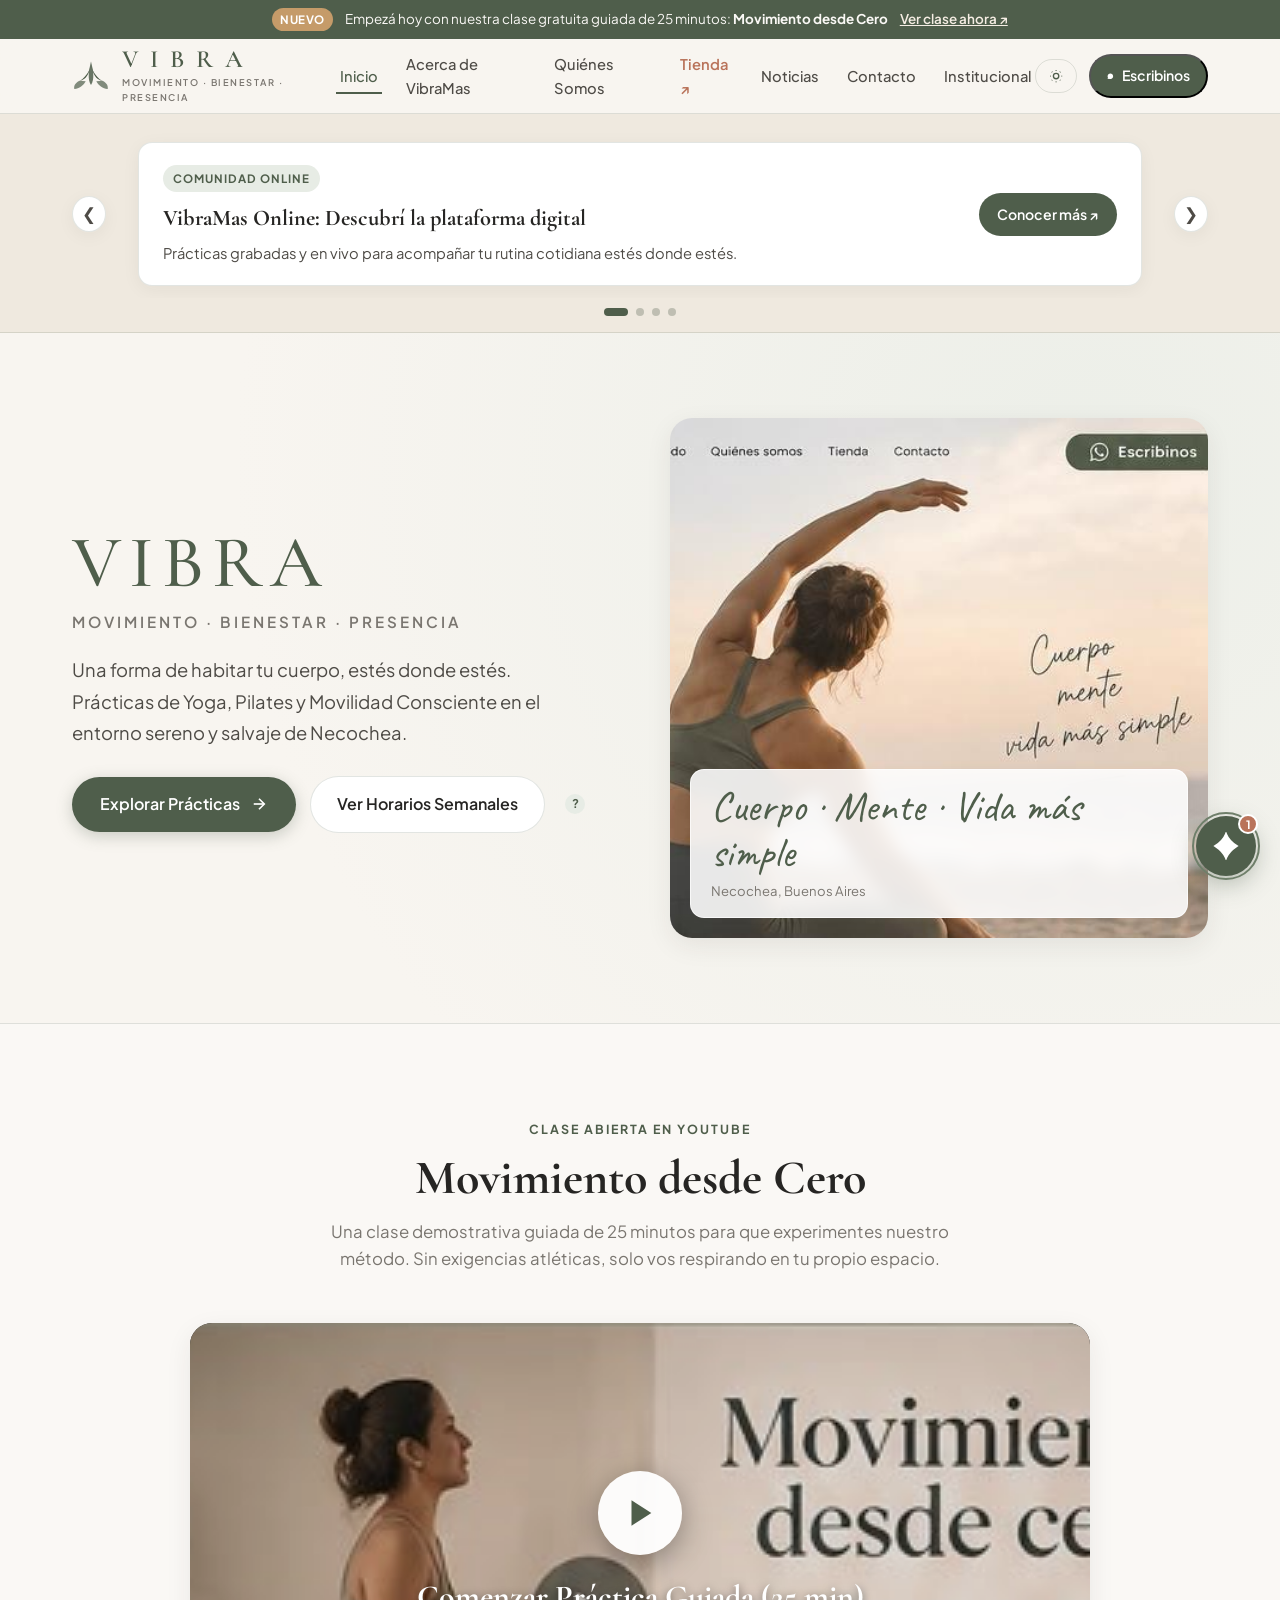
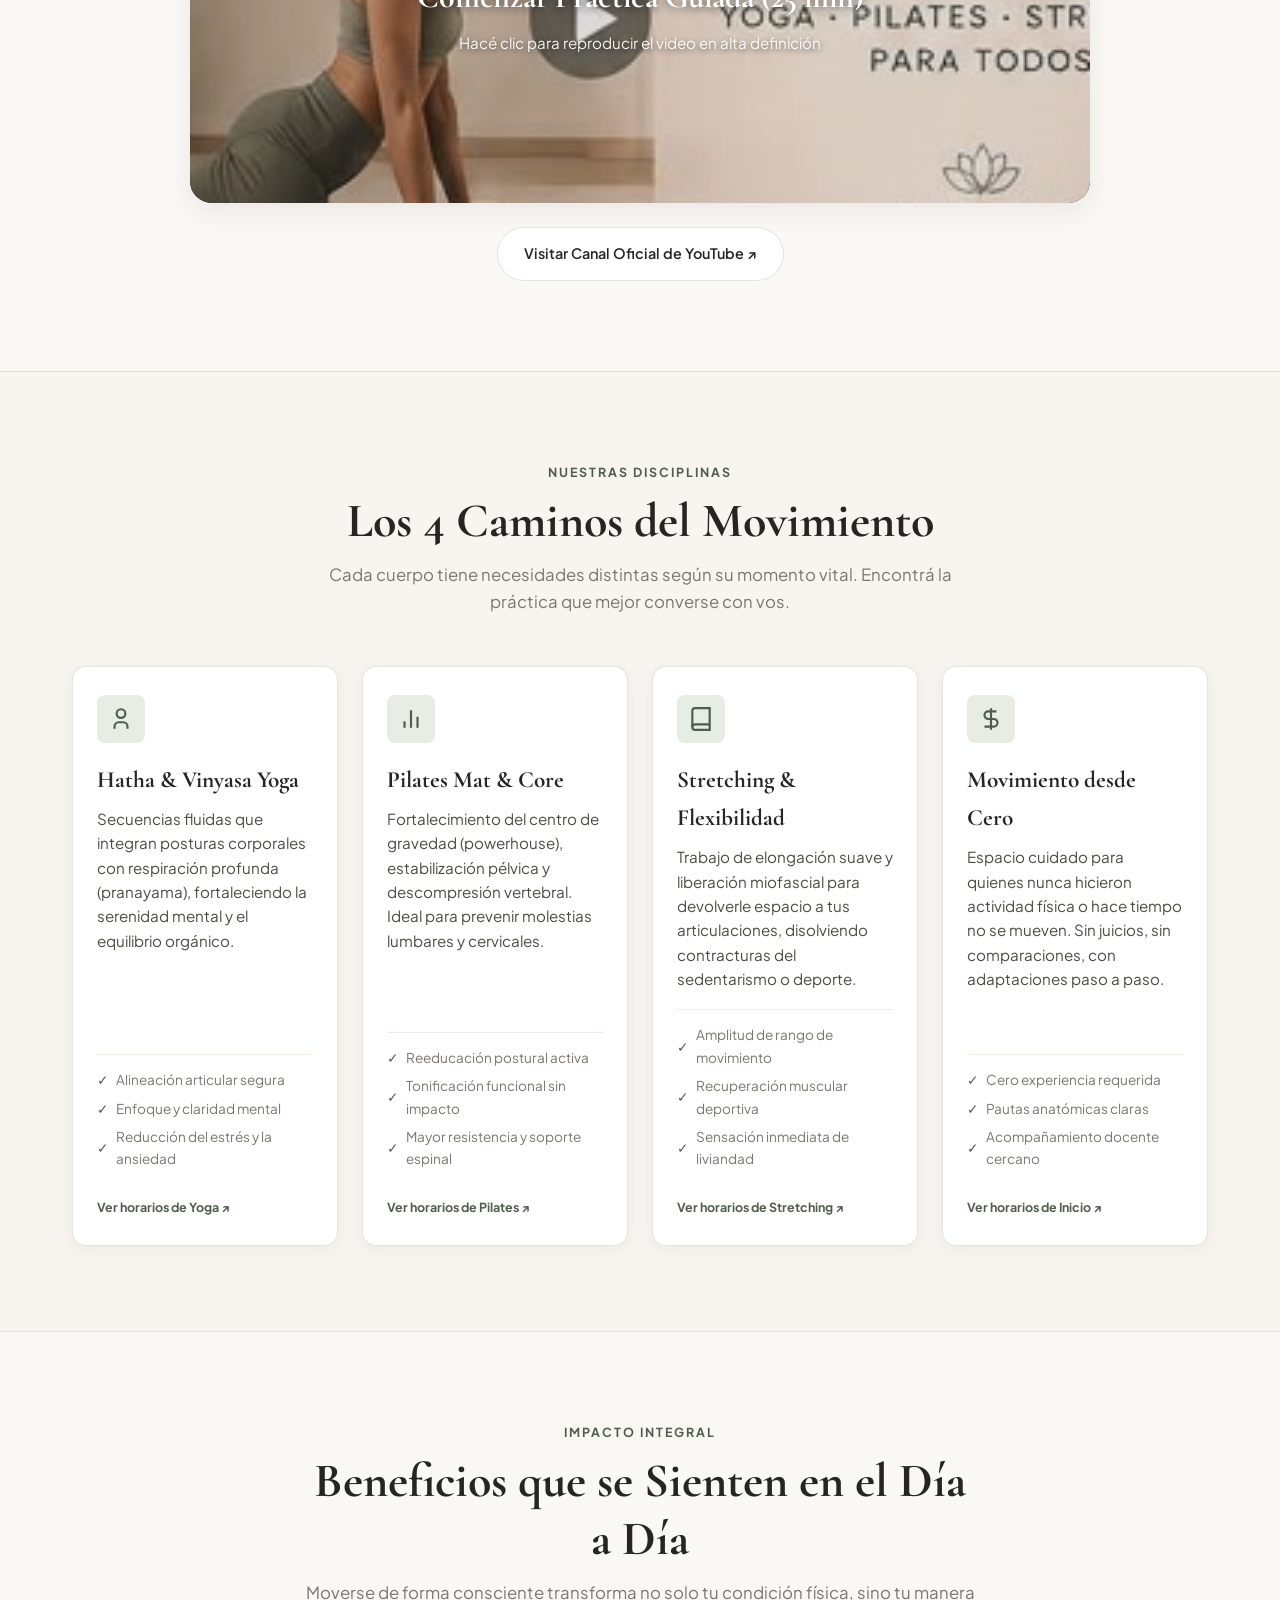
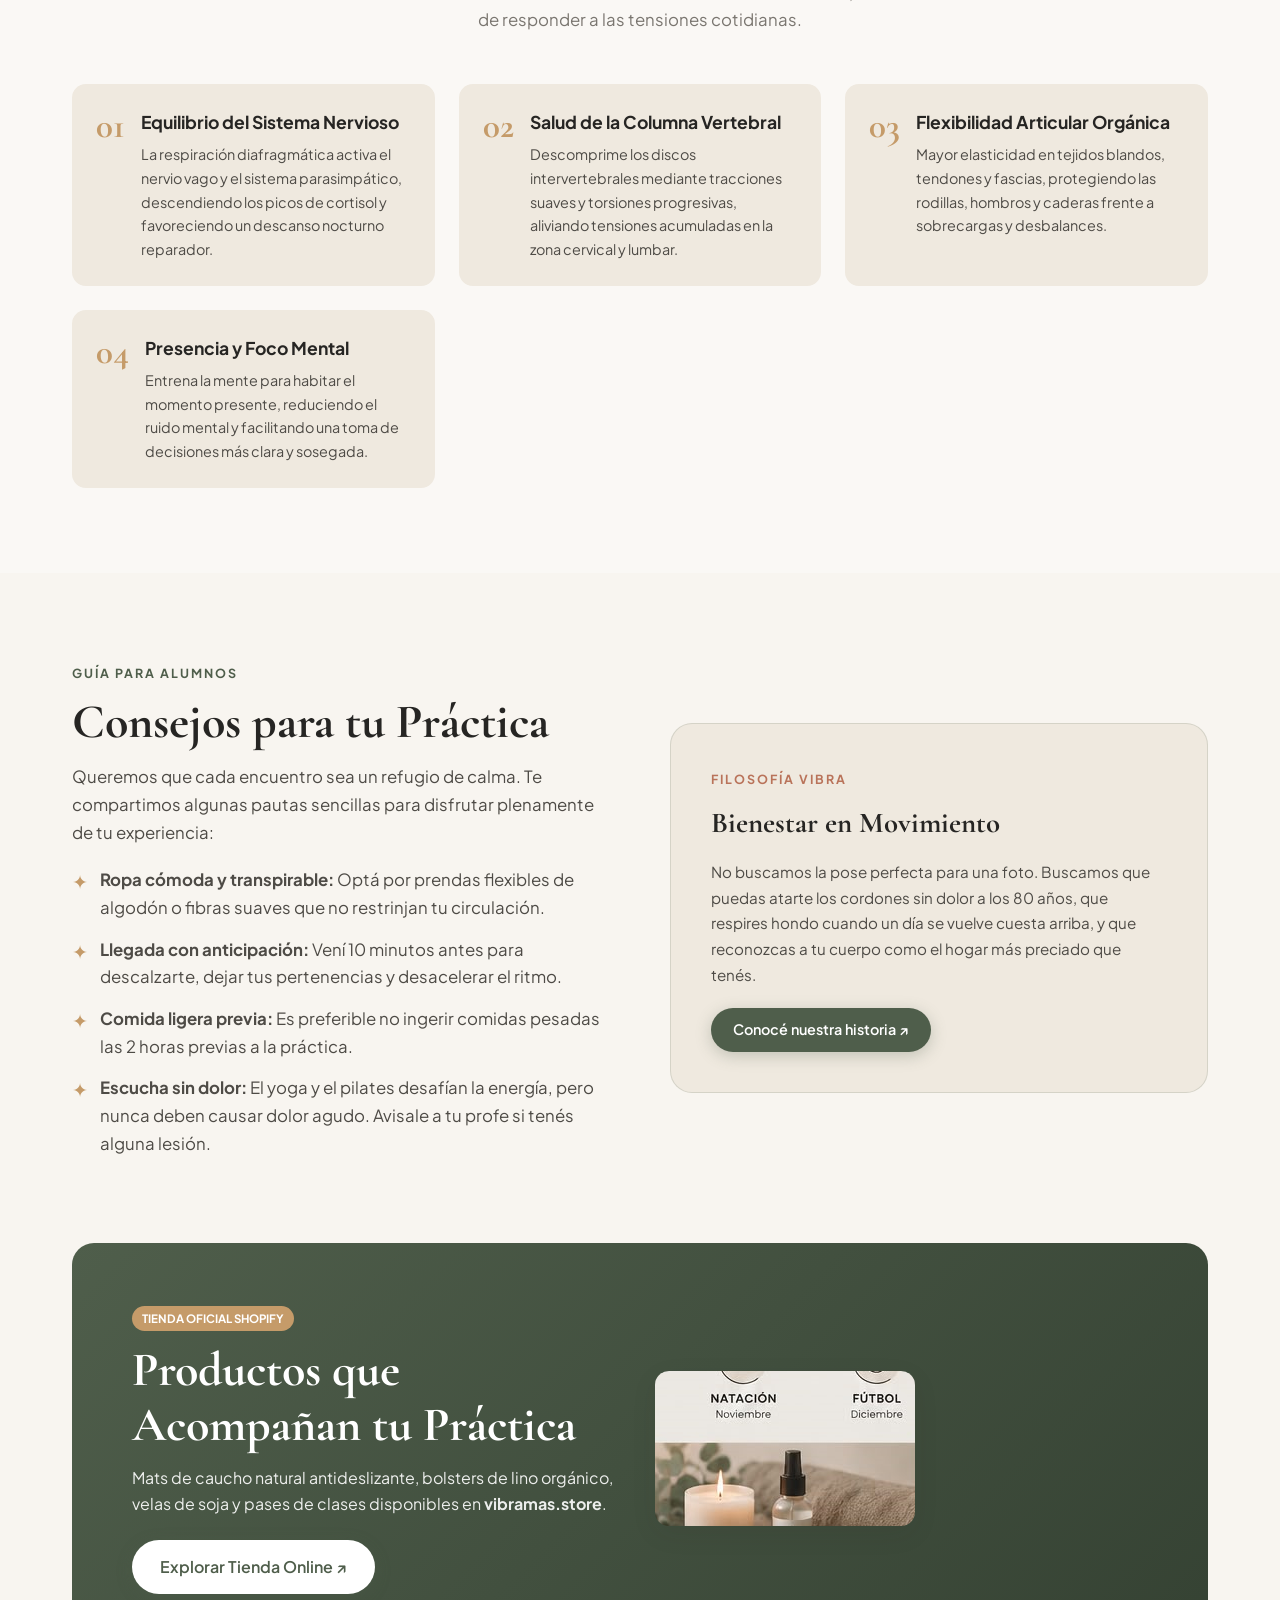
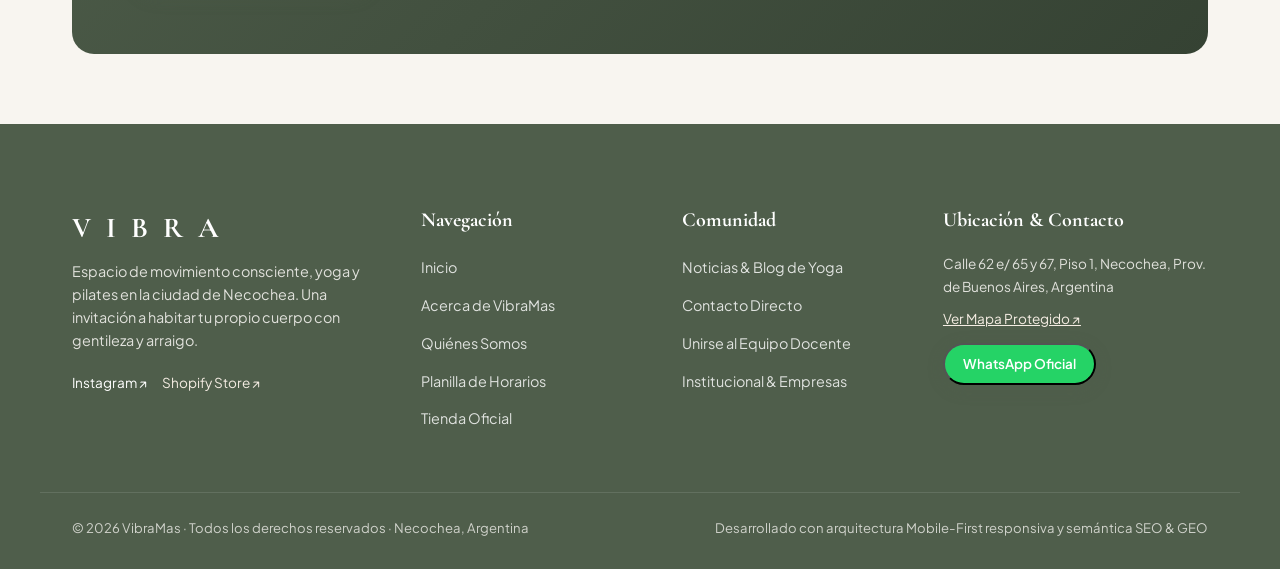
<file: index.html>
<!DOCTYPE html>
<html lang="es">
<head>
  <meta charset="UTF-8">
  <meta name="viewport" content="width=device-width, initial-scale=1.0, viewport-fit=cover">
  <title>VIBRA — Movimiento · Bienestar · Presencia | Yoga, Pilates & Vida Consciente en Necochea</title>
  
  <!-- SEO & Metadatos Estratégicos -->
  <meta name="description" content="Una forma de habitar tu cuerpo, estés donde estés. Clases de Yoga, Pilates Mat, Stretching y Movimiento desde Cero por Joana & Yoshi en Necochea y online.">
  <meta name="keywords" content="Vibra, VibraMas, Yoga Necochea, Pilates Necochea, Stretching, Movimiento desde Cero, Clases de Yoga online, Bienestar, Estudio de Yoga, Retiros costeros">
  <meta name="author" content="VibraMas Movimiento">
  <meta name="robots" content="index, follow">
  <link rel="canonical" href="https://vibramas.com.ar/">

  <!-- GEO Positioning Tags (Necochea, Buenos Aires, Argentina) -->
  <meta name="geo.region" content="AR-B">
  <meta name="geo.placename" content="Necochea">
  <meta name="geo.position" content="-38.55452;-58.73961">
  <meta name="ICBM" content="-38.55452, -58.73961">

  <!-- Open Graph & Social Cards -->
  <meta property="og:title" content="VIBRA — Movimiento · Bienestar · Presencia">
  <meta property="og:description" content="Una forma de habitar tu cuerpo, estés donde estés. Clases de Yoga, Pilates, Stretching y Movimiento en Necochea y Online.">
  <meta property="og:image" content="assets/hero-woman-beach.jpg">
  <meta property="og:url" content="https://vibramas.com.ar/">
  <meta property="og:type" content="website">
  <meta property="og:locale" content="es_AR">

  <!-- Favicon Lotus SVG -->
  <link rel="icon" type="image/svg+xml" href="data:image/svg+xml,<svg xmlns='http://www.w3.org/2000/svg' viewBox='0 0 100 100'><path fill='%234F5E4B' d='M50 15 C45 35 30 45 10 50 C30 55 45 65 50 85 C55 65 70 55 90 50 C70 45 55 35 50 15 Z'/></svg>">

  <!-- Preconexión a Fuentes Google -->
  <link rel="preconnect" href="https://fonts.googleapis.com">
  <link rel="preconnect" href="https://fonts.gstatic.com" crossorigin>

  <!-- Estilos Principales -->
  <link rel="stylesheet" href="styles.css">

  <!-- Datos Estructurados JSON-LD (Schema.org) para Posicionamiento Local -->
  <script type="application/ld+json">
  {
    "@context": "https://schema.org",
    "@type": "HealthAndBeautyBusiness",
    "name": "VibraMas — Estudio de Yoga y Movimiento",
    "image": "https://vibramas.com.ar/assets/hero-woman-beach.jpg",
    "url": "https://vibramas.com.ar/",
    "telephone": "+5492262554433",
    "priceRange": "$$",
    "address": {
      "@type": "PostalAddress",
      "streetAddress": "Calle 62 e/ 65 y 67",
      "addressLocality": "Necochea",
      "addressRegion": "Buenos Aires",
      "postalCode": "B7630",
      "addressCountry": "AR"
    },
    "geo": {
      "@type": "GeoCoordinates",
      "latitude": -38.55452,
      "longitude": -58.73961
    },
    "openingHoursSpecification": [
      {
        "@type": "OpeningHoursSpecification",
        "dayOfWeek": ["Monday", "Tuesday", "Wednesday", "Thursday", "Friday"],
        "opens": "08:30",
        "closes": "20:30"
      },
      {
        "@type": "OpeningHoursSpecification",
        "dayOfWeek": "Saturday",
        "opens": "09:30",
        "closes": "13:30"
      }
    ]
  }
  </script>
</head>
<body>

  <!-- Barra de Novedad Superior con Enlace Directo -->
  <aside class="top-notice-bar" aria-label="Aviso destacado">
    <span class="pill-tag">Nuevo</span>
    <span>Empezá hoy con nuestra clase gratuita guiada de 25 minutos: <strong>Movimiento desde Cero</strong></span>
    <a href="#video-demo">Ver clase ahora ↗</a>
  </aside>

  <!-- Header Sticky Principal con Navegación -->
  <header class="site-header" id="topHeader">
    <div class="container nav-container">
      <!-- Logo Vibra -->
      <a href="index.html" class="brand-logo-wrap" aria-label="VibraMas - Página de Inicio">
        <svg class="brand-lotus-icon" viewBox="0 0 100 80" fill="none" xmlns="http://www.w3.org/2000/svg">
          <path d="M50 8 C48 24 38 42 22 52 C36 50 46 36 50 8 Z" fill="currentColor"/>
          <path d="M50 8 C52 24 62 42 78 52 C64 50 54 36 50 8 Z" fill="currentColor"/>
          <path d="M50 2 C44 26 40 48 50 64 C60 48 56 26 50 2 Z" fill="currentColor" opacity="0.85"/>
          <path d="M22 52 C12 55 4 64 6 74 C16 75 32 64 36 54 C31 54 26 53 22 52 Z" fill="currentColor" opacity="0.7"/>
          <path d="M78 52 C88 55 96 64 94 74 C84 75 68 64 64 54 C69 54 74 53 78 52 Z" fill="currentColor" opacity="0.7"/>
        </svg>
        <div class="brand-text-block">
          <span class="brand-name">V I B R A</span>
          <span class="brand-tagline">MOVIMIENTO · BIENESTAR · PRESENCIA</span>
        </div>
      </a>

      <!-- Navegación de Secciones Requeridas -->
      <nav class="main-navigation" id="mainNav" aria-label="Menú principal">
        <a href="index.html" class="nav-link active">Inicio</a>
        <a href="acerca.html" class="nav-link">Acerca de VibraMas</a>
        <a href="quienes-somos.html" class="nav-link">Quiénes Somos</a>
        <a href="tienda.html" class="nav-link store-link">Tienda ↗</a>
        <a href="noticias.html" class="nav-link">Noticias</a>
        <a href="contacto.html" class="nav-link">Contacto</a>
        <a href="institucional.html" class="nav-link">Institucional</a>
      </nav>

      <!-- Botones de Acción en Header -->
      <div class="header-actions">
        <!-- Sonido Zen sintetizado -->
        <button class="guided-hint-container btn-header-action" id="btnZenSound" aria-label="Reproducir cuenco tibetano relajante" style="background: transparent; color: var(--bg-sage-dark); border: 1px solid var(--border-color); padding: 8px 12px;">
          <svg width="18" height="18" viewBox="0 0 24 24" fill="none" stroke="currentColor" stroke-width="2"><path d="M12 3v1m0 16v1m9-9h-1M4 12H3m15.364 6.364l-.707-.707M6.343 6.343l-.707-.707m12.728 0l-.707.707M6.343 17.657l-.707.707M16 12a4 4 0 11-8 0 4 4 0 018 0z"/></svg>
          <span class="guided-hint-bubble">Sonido Zen: Activá un cuenco tibetano relajante en 432 Hz</span>
        </button>

        <!-- Botón Contacto Seguro WhatsApp -->
        <button class="btn-header-action" data-secure-action="whatsapp" data-secure-param="Hola chicas de Vibra! Quiero consultar por las clases y actividades">
          <svg width="16" height="16" viewBox="0 0 24 24" fill="currentColor"><path d="M12.04 2C6.58 2 2.13 6.45 2.13 11.91C2.13 13.66 2.59 15.36 3.45 16.86L2.05 22L7.3 20.62C8.75 21.41 10.38 21.83 12.04 21.83C17.5 21.83 21.95 17.38 21.95 11.92C21.95 9.27 20.92 6.78 19.05 4.91C17.18 3.03 14.69 2 12.04 2Z"/></svg>
          <span>Escribinos</span>
        </button>

        <!-- Botón Toggle Móvil -->
        <button class="mobile-menu-btn" aria-label="Abrir menú" aria-expanded="false">
          <svg viewBox="0 0 24 24" fill="none" stroke="currentColor" stroke-width="2.2" stroke-linecap="round"><line x1="3" y1="12" x2="21" y2="12"></line><line x1="3" y1="6" x2="21" y2="6"></line><line x1="3" y1="18" x2="21" y2="18"></line></svg>
        </button>
      </div>
    </div>
  </header>

  <main>
    <!-- =======================================================================
         CARRUSEL INTERACTIVO CONTINUO DE NOVEDADES (Pase de Izquierda a Derecha)
         ======================================================================= -->
    <section class="interactive-carousel-section" aria-label="Novedades destacadas">
      <div class="container carousel-container">
        <button class="carousel-nav-btn" id="carouselPrev" aria-label="Novedad anterior">❮</button>
        <div class="carousel-track-wrapper">
          <div class="carousel-track" id="carouselTrack">
            <!-- Cargado automáticamente desde media-config.js -->
          </div>
        </div>
        <button class="carousel-nav-btn" id="carouselNext" aria-label="Novedad siguiente">❯</button>
      </div>
      <div class="carousel-indicators" id="carouselIndicators"></div>
    </section>

    <!-- =======================================================================
         1. INICIO: a) VISUALIZACIÓN DE PÁGINA (HERO SECTION)
         ======================================================================= -->
    <section class="hero-section" id="portada">
      <div class="container hero-wrapper">
        <div class="hero-content">
          <h1 class="hero-brand-heading">VIBRA</h1>
          <p class="hero-pillars-sub">MOVIMIENTO · BIENESTAR · PRESENCIA</p>
          <p class="hero-description">
            Una forma de habitar tu cuerpo, estés donde estés. Prácticas de Yoga, Pilates y Movilidad Consciente en el entorno sereno y salvaje de Necochea.
          </p>

          <div class="hero-cta-group">
            <a href="#tipos-clases" class="btn-hero-primary">
              <span>Explorar Prácticas</span>
              <svg width="18" height="18" viewBox="0 0 24 24" fill="none" stroke="currentColor" stroke-width="2.2"><line x1="5" y1="12" x2="19" y2="12"></line><polyline points="12 5 19 12 12 19"></polyline></svg>
            </a>

            <a href="quienes-somos.html#horarios" class="btn-hero-secondary">
              <span>Ver Horarios Semanales</span>
            </a>

            <!-- Cartel de ayuda interactivo con hover -->
            <div class="guided-hint-container">
              <span class="guided-hint-trigger" tabindex="0" aria-label="Ayuda para nuevos visitantes">?</span>
              <span class="guided-hint-bubble">¿Es tu primera vez? Te recomendamos empezar con una clase diagnóstica de Movimiento desde Cero.</span>
            </div>
          </div>
        </div>

        <div class="hero-visual-frame">
          <img src="assets/hero-woman-beach.jpg" alt="Práctica de Yoga y movimiento en la costa de Necochea" class="hero-visual-img" loading="eager">
          <div class="hero-floating-quote">
            <span class="handwriting-accent">Cuerpo · Mente · Vida más simple</span>
            <small style="color: var(--text-muted); font-size: 0.82rem;">Necochea, Buenos Aires</small>
          </div>
        </div>
      </div>
    </section>

    <!-- =======================================================================
         1. b) VIDEO DEMOSTRATIVO ("Movimiento desde Cero")
         ======================================================================= -->
    <section class="video-demo-section" id="video-demo">
      <div class="container">
        <div class="section-head">
          <span class="section-tag">Clase Abierta en YouTube</span>
          <h2 class="section-title">Movimiento desde Cero</h2>
          <p class="section-subtitle">
            Una clase demostrativa guiada de 25 minutos para que experimentes nuestro método. Sin exigencias atléticas, solo vos respirando en tu propio espacio.
          </p>
        </div>

        <div class="video-banner-box">
          <img src="assets/video-thumbnail.png" alt="Miniatura de clase demostrativa en YouTube" class="video-banner-thumb">
          <div class="video-play-overlay" data-open-modal="videoModal">
            <div class="play-circle-btn">
              <svg width="34" height="34" viewBox="0 0 24 24" fill="currentColor"><polygon points="6 3 20 12 6 21 6 3"/></svg>
            </div>
            <div class="video-overlay-text">
              <h3>Comenzar Práctica Guiada (25 min)</h3>
              <p>Hacé clic para reproducir el video en alta definición</p>
            </div>
          </div>
        </div>

        <div style="text-align: center; margin-top: 24px;">
          <a href="https://www.youtube.com/@vibramas_yoga" target="_blank" rel="noopener noreferrer" class="btn-hero-secondary" style="font-size: 0.9rem;">
            <span>Visitar Canal Oficial de YouTube ↗</span>
          </a>
        </div>
      </div>
    </section>

    <!-- =======================================================================
         1. c) TIPOS DE CLASES (Hatha, Vinyasa, Pilates, Stretching)
         ======================================================================= -->
    <section class="container" id="tipos-clases" style="padding: clamp(50px, 8vw, 85px) var(--container-padding);">
      <div class="section-head">
        <span class="section-tag">Nuestras Disciplinas</span>
        <h2 class="section-title">Los 4 Caminos del Movimiento</h2>
        <p class="section-subtitle">Cada cuerpo tiene necesidades distintas según su momento vital. Encontrá la práctica que mejor converse con vos.</p>
      </div>

      <div class="classes-grid">
        <!-- Yoga Consciente -->
        <article class="class-card">
          <div class="class-card-icon">
            <svg width="26" height="26" viewBox="0 0 24 24" fill="none" stroke="currentColor" stroke-width="2"><circle cx="12" cy="7" r="4"/><path d="M6 21v-2a4 4 0 0 1 4-4h4a4 4 0 0 1 4 4v2"/></svg>
          </div>
          <h3 class="class-card-title">Hatha & Vinyasa Yoga</h3>
          <p class="class-card-desc">Secuencias fluidas que integran posturas corporales con respiración profunda (pranayama), fortaleciendo la serenidad mental y el equilibrio orgánico.</p>
          <ul class="class-card-features">
            <li>Alineación articular segura</li>
            <li>Enfoque y claridad mental</li>
            <li>Reducción del estrés y la ansiedad</li>
          </ul>
          <a href="quienes-somos.html#horarios" class="btn-card-reserve">Ver horarios de Yoga ↗</a>
        </article>

        <!-- Pilates Mat -->
        <article class="class-card">
          <div class="class-card-icon">
            <svg width="26" height="26" viewBox="0 0 24 24" fill="none" stroke="currentColor" stroke-width="2"><path d="M18 20V10M12 20V4M6 20v-6"/></svg>
          </div>
          <h3 class="class-card-title">Pilates Mat & Core</h3>
          <p class="class-card-desc">Fortalecimiento del centro de gravedad (powerhouse), estabilización pélvica y descompresión vertebral. Ideal para prevenir molestias lumbares y cervicales.</p>
          <ul class="class-card-features">
            <li>Reeducación postural activa</li>
            <li>Tonificación funcional sin impacto</li>
            <li>Mayor resistencia y soporte espinal</li>
          </ul>
          <a href="quienes-somos.html#horarios" class="btn-card-reserve">Ver horarios de Pilates ↗</a>
        </article>

        <!-- Stretching Profundo -->
        <article class="class-card">
          <div class="class-card-icon">
            <svg width="26" height="26" viewBox="0 0 24 24" fill="none" stroke="currentColor" stroke-width="2"><path d="M4 19.5A2.5 2.5 0 0 1 6.5 17H20"/><path d="M6.5 2H20v20H6.5A2.5 2.5 0 0 1 4 19.5v-15A2.5 2.5 0 0 1 6.5 2z"/></svg>
          </div>
          <h3 class="class-card-title">Stretching & Flexibilidad</h3>
          <p class="class-card-desc">Trabajo de elongación suave y liberación miofascial para devolverle espacio a tus articulaciones, disolviendo contracturas del sedentarismo o deporte.</p>
          <ul class="class-card-features">
            <li>Amplitud de rango de movimiento</li>
            <li>Recuperación muscular deportiva</li>
            <li>Sensación inmediata de liviandad</li>
          </ul>
          <a href="quienes-somos.html#horarios" class="btn-card-reserve">Ver horarios de Stretching ↗</a>
        </article>

        <!-- Movimiento desde Cero -->
        <article class="class-card">
          <div class="class-card-icon">
            <svg width="26" height="26" viewBox="0 0 24 24" fill="none" stroke="currentColor" stroke-width="2"><path d="M12 2v20M17 5H9.5a3.5 3.5 0 0 0 0 7h5a3.5 3.5 0 0 1 0 7H6"/></svg>
          </div>
          <h3 class="class-card-title">Movimiento desde Cero</h3>
          <p class="class-card-desc">Espacio cuidado para quienes nunca hicieron actividad física o hace tiempo no se mueven. Sin juicios, sin comparaciones, con adaptaciones paso a paso.</p>
          <ul class="class-card-features">
            <li>Cero experiencia requerida</li>
            <li>Pautas anatómicas claras</li>
            <li>Acompañamiento docente cercano</li>
          </ul>
          <a href="quienes-somos.html#horarios" class="btn-card-reserve">Ver horarios de Inicio ↗</a>
        </article>
      </div>
    </section>

    <!-- =======================================================================
         1. d) BENEFICIOS DE LA PRÁCTICA
         ======================================================================= -->
    <section style="background-color: var(--bg-sand-light); border-top: 1px solid var(--border-color); padding: clamp(50px, 8vw, 85px) 0;">
      <div class="container">
        <div class="section-head">
          <span class="section-tag">Impacto Integral</span>
          <h2 class="section-title">Beneficios que se Sienten en el Día a Día</h2>
          <p class="section-subtitle">Moverse de forma consciente transforma no solo tu condición física, sino tu manera de responder a las tensiones cotidianas.</p>
        </div>

        <div class="benefits-grid">
          <div class="benefit-item">
            <span class="benefit-number">01</span>
            <div class="benefit-info">
              <h4>Equilibrio del Sistema Nervioso</h4>
              <p>La respiración diafragmática activa el nervio vago y el sistema parasimpático, descendiendo los picos de cortisol y favoreciendo un descanso nocturno reparador.</p>
            </div>
          </div>

          <div class="benefit-item">
            <span class="benefit-number">02</span>
            <div class="benefit-info">
              <h4>Salud de la Columna Vertebral</h4>
              <p>Descomprime los discos intervertebrales mediante tracciones suaves y torsiones progresivas, aliviando tensiones acumuladas en la zona cervical y lumbar.</p>
            </div>
          </div>

          <div class="benefit-item">
            <span class="benefit-number">03</span>
            <div class="benefit-info">
              <h4>Flexibilidad Articular Orgánica</h4>
              <p>Mayor elasticidad en tejidos blandos, tendones y fascias, protegiendo las rodillas, hombros y caderas frente a sobrecargas y desbalances.</p>
            </div>
          </div>

          <div class="benefit-item">
            <span class="benefit-number">04</span>
            <div class="benefit-info">
              <h4>Presencia y Foco Mental</h4>
              <p>Entrena la mente para habitar el momento presente, reduciendo el ruido mental y facilitando una toma de decisiones más clara y sosegada.</p>
            </div>
          </div>
        </div>
      </div>
    </section>

    <!-- =======================================================================
         1. e) CONSEJOS Y RECOMENDACIONES & f) BIENESTAR EN MOVIMIENTO
         ======================================================================= -->
    <section class="container" style="padding: clamp(50px, 8vw, 85px) var(--container-padding);">
      <div style="display: grid; grid-template-columns: 1fr 1fr; gap: clamp(30px, 6vw, 60px); align-items: center;">
        <div>
          <span class="section-tag">Guía para Alumnos</span>
          <h2 class="section-title">Consejos para tu Práctica</h2>
          <p style="margin-bottom: 20px; color: var(--text-body);">
            Queremos que cada encuentro sea un refugio de calma. Te compartimos algunas pautas sencillas para disfrutar plenamente de tu experiencia:
          </p>
          <ul style="display: flex; flex-direction: column; gap: 14px;">
            <li style="display: flex; gap: 12px; align-items: flex-start;">
              <span style="color: var(--accent-gold); font-size: 1.2rem;">✦</span>
              <div>
                <strong>Ropa cómoda y transpirable:</strong> Optá por prendas flexibles de algodón o fibras suaves que no restrinjan tu circulación.
              </div>
            </li>
            <li style="display: flex; gap: 12px; align-items: flex-start;">
              <span style="color: var(--accent-gold); font-size: 1.2rem;">✦</span>
              <div>
                <strong>Llegada con anticipación:</strong> Vení 10 minutos antes para descalzarte, dejar tus pertenencias y desacelerar el ritmo.
              </div>
            </li>
            <li style="display: flex; gap: 12px; align-items: flex-start;">
              <span style="color: var(--accent-gold); font-size: 1.2rem;">✦</span>
              <div>
                <strong>Comida ligera previa:</strong> Es preferible no ingerir comidas pesadas las 2 horas previas a la práctica.
              </div>
            </li>
            <li style="display: flex; gap: 12px; align-items: flex-start;">
              <span style="color: var(--accent-gold); font-size: 1.2rem;">✦</span>
              <div>
                <strong>Escucha sin dolor:</strong> El yoga y el pilates desafían la energía, pero nunca deben causar dolor agudo. Avisale a tu profe si tenés alguna lesión.
              </div>
            </li>
          </ul>
        </div>

        <div style="background: var(--bg-sand-warm); padding: clamp(24px, 5vw, 40px); border-radius: var(--radius-lg); border: 1px solid var(--border-color);">
          <span class="section-tag" style="color: var(--accent-terracotta);">Filosofía Vibra</span>
          <h3 style="font-family: var(--font-serif); font-size: 1.8rem; margin-bottom: 12px; color: var(--text-dark);">Bienestar en Movimiento</h3>
          <p style="font-size: 0.95rem; line-height: 1.7; color: var(--text-body); margin-bottom: 20px;">
            No buscamos la pose perfecta para una foto. Buscamos que puedas atarte los cordones sin dolor a los 80 años, que respires hondo cuando un día se vuelve cuesta arriba, y que reconozcas a tu cuerpo como el hogar más preciado que tenés.
          </p>
          <a href="acerca.html" class="btn-hero-primary" style="font-size: 0.9rem; padding: 10px 22px;">
            <span>Conocé nuestra historia ↗</span>
          </a>
        </div>
      </div>
    </section>

    <!-- Banner Invitación a la Tienda Shopify Oficial -->
    <section class="container" style="margin-bottom: clamp(40px, 8vw, 70px);">
      <div class="store-preview-banner">
        <div class="store-banner-text">
          <span style="background: var(--accent-gold); color: #fff; font-size: 0.72rem; font-weight: 700; text-transform: uppercase; padding: 3px 10px; border-radius: var(--radius-pill); margin-bottom: 12px; display: inline-block;">Tienda Oficial Shopify</span>
          <h2>Productos que Acompañan tu Práctica</h2>
          <p>Mats de caucho natural antideslizante, bolsters de lino orgánico, velas de soja y pases de clases disponibles en <strong>vibramas.store</strong>.</p>
          <a href="tienda.html" class="btn-hero-primary" style="background: #fff; color: var(--bg-sage-dark);">
            <span>Explorar Tienda Online ↗</span>
          </a>
        </div>
        <div>
          <img src="assets/tienda-photo.png" alt="Productos de yoga y pilates en Vibra Store" style="border-radius: var(--radius-md); box-shadow: var(--shadow-card);">
        </div>
      </div>
    </section>
  </main>

  <!-- Modal de Video Demostrativo -->
  <div class="modal-backdrop" id="videoModal" role="dialog" aria-modal="true" aria-labelledby="modalVideoTitle">
    <div class="modal-dialog">
      <button class="modal-close-btn" data-close-modal aria-label="Cerrar video">✕</button>
      <div class="modal-video-wrapper">
        <iframe id="modalVideoIframe" title="Video demostrativo de Movimiento desde Cero" allow="accelerometer; autoplay; clipboard-write; encrypted-media; gyroscope; picture-in-picture" allowfullscreen></iframe>
      </div>
      <div style="padding: 20px;">
        <h3 id="modalVideoTitle" style="font-family: var(--font-serif); font-size: 1.4rem; color: var(--text-dark); margin-bottom: 6px;">Movimiento desde Cero — Clase Completa</h3>
        <p style="font-size: 0.88rem; color: var(--text-muted);">Práctica suave guiada por Joana & Yoshi en Necochea. Podés realizarla tantas veces como desees.</p>
      </div>
    </div>
  </div>

  <!-- Footer Institucional Completo -->
  <footer class="site-footer">
    <div class="container footer-grid">
      <div>
        <h3 class="footer-brand-title">V I B R A</h3>
        <p class="footer-brand-desc">
          Espacio de movimiento consciente, yoga y pilates en la ciudad de Necochea. Una invitación a habitar tu propio cuerpo con gentileza y arraigo.
        </p>
        <div style="display: flex; gap: 14px;">
          <a href="https://www.instagram.com/vibramas_yoga/" target="_blank" rel="noopener noreferrer" style="color: #fff; font-size: 0.85rem;" title="Instagram Vibra">Instagram ↗</a>
          <a href="https://vibramas.store" target="_blank" rel="noopener noreferrer" style="color: var(--accent-gold-soft); font-size: 0.85rem;" title="Tienda Online">Shopify Store ↗</a>
        </div>
      </div>

      <div>
        <h4 class="footer-heading">Navegación</h4>
        <ul class="footer-links-list">
          <li><a href="index.html">Inicio</a></li>
          <li><a href="acerca.html">Acerca de VibraMas</a></li>
          <li><a href="quienes-somos.html">Quiénes Somos</a></li>
          <li><a href="quienes-somos.html#horarios">Planilla de Horarios</a></li>
          <li><a href="tienda.html">Tienda Oficial</a></li>
        </ul>
      </div>

      <div>
        <h4 class="footer-heading">Comunidad</h4>
        <ul class="footer-links-list">
          <li><a href="noticias.html">Noticias & Blog de Yoga</a></li>
          <li><a href="contacto.html">Contacto Directo</a></li>
          <li><a href="contacto.html#unirse">Unirse al Equipo Docente</a></li>
          <li><a href="institucional.html">Institucional & Empresas</a></li>
        </ul>
      </div>

      <div>
        <h4 class="footer-heading">Ubicación & Contacto</h4>
        <p style="font-size: 0.85rem; opacity: 0.85; margin-bottom: 10px;" data-secure-display="addressText">Calle 62 e/ 65 y 67, Necochea, Buenos Aires</p>
        <p style="font-size: 0.85rem; margin-bottom: 12px;">
          <a href="#" data-secure-action="maps" style="color: var(--accent-gold-soft); text-decoration: underline;">Ver Mapa Protegido ↗</a>
        </p>
        <button class="btn-hero-primary" data-secure-action="whatsapp" data-secure-param="Hola chicas de Vibra! Quiero reservar una clase" style="padding: 8px 18px; font-size: 0.84rem; background: var(--whatsapp-green);">
          <span>WhatsApp Oficial</span>
        </button>
      </div>
    </div>

    <div class="container footer-bottom-bar">
      <div>© 2026 VibraMas · Todos los derechos reservados · Necochea, Argentina</div>
      <div>Desarrollado con arquitectura Mobile-First responsiva y semántica SEO & GEO</div>
    </div>
  </footer>

  <!-- Scripts de Soporte Modular -->
  <script src="media-config.js"></script>
  <script src="security.js"></script>
  <script src="chatbot.js"></script>
  <script src="app.js"></script>
</body>
</html>
</file>
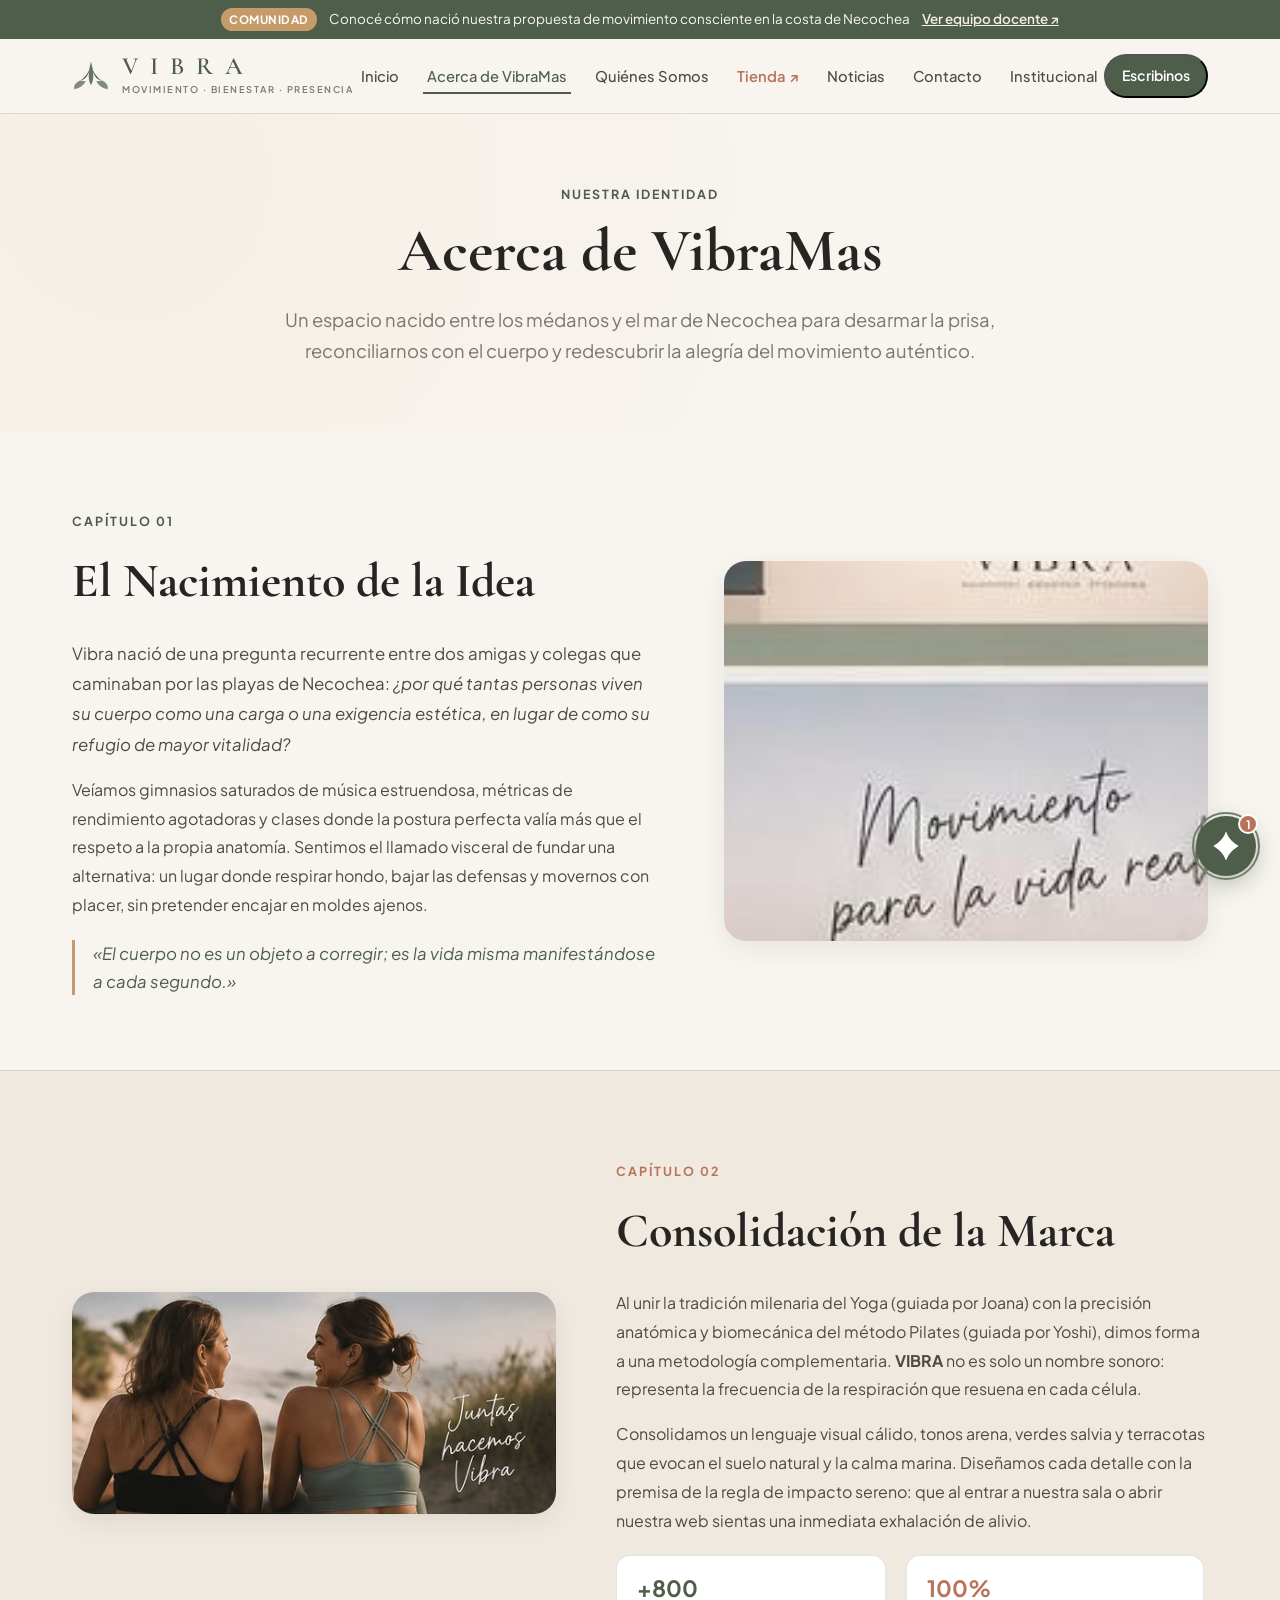
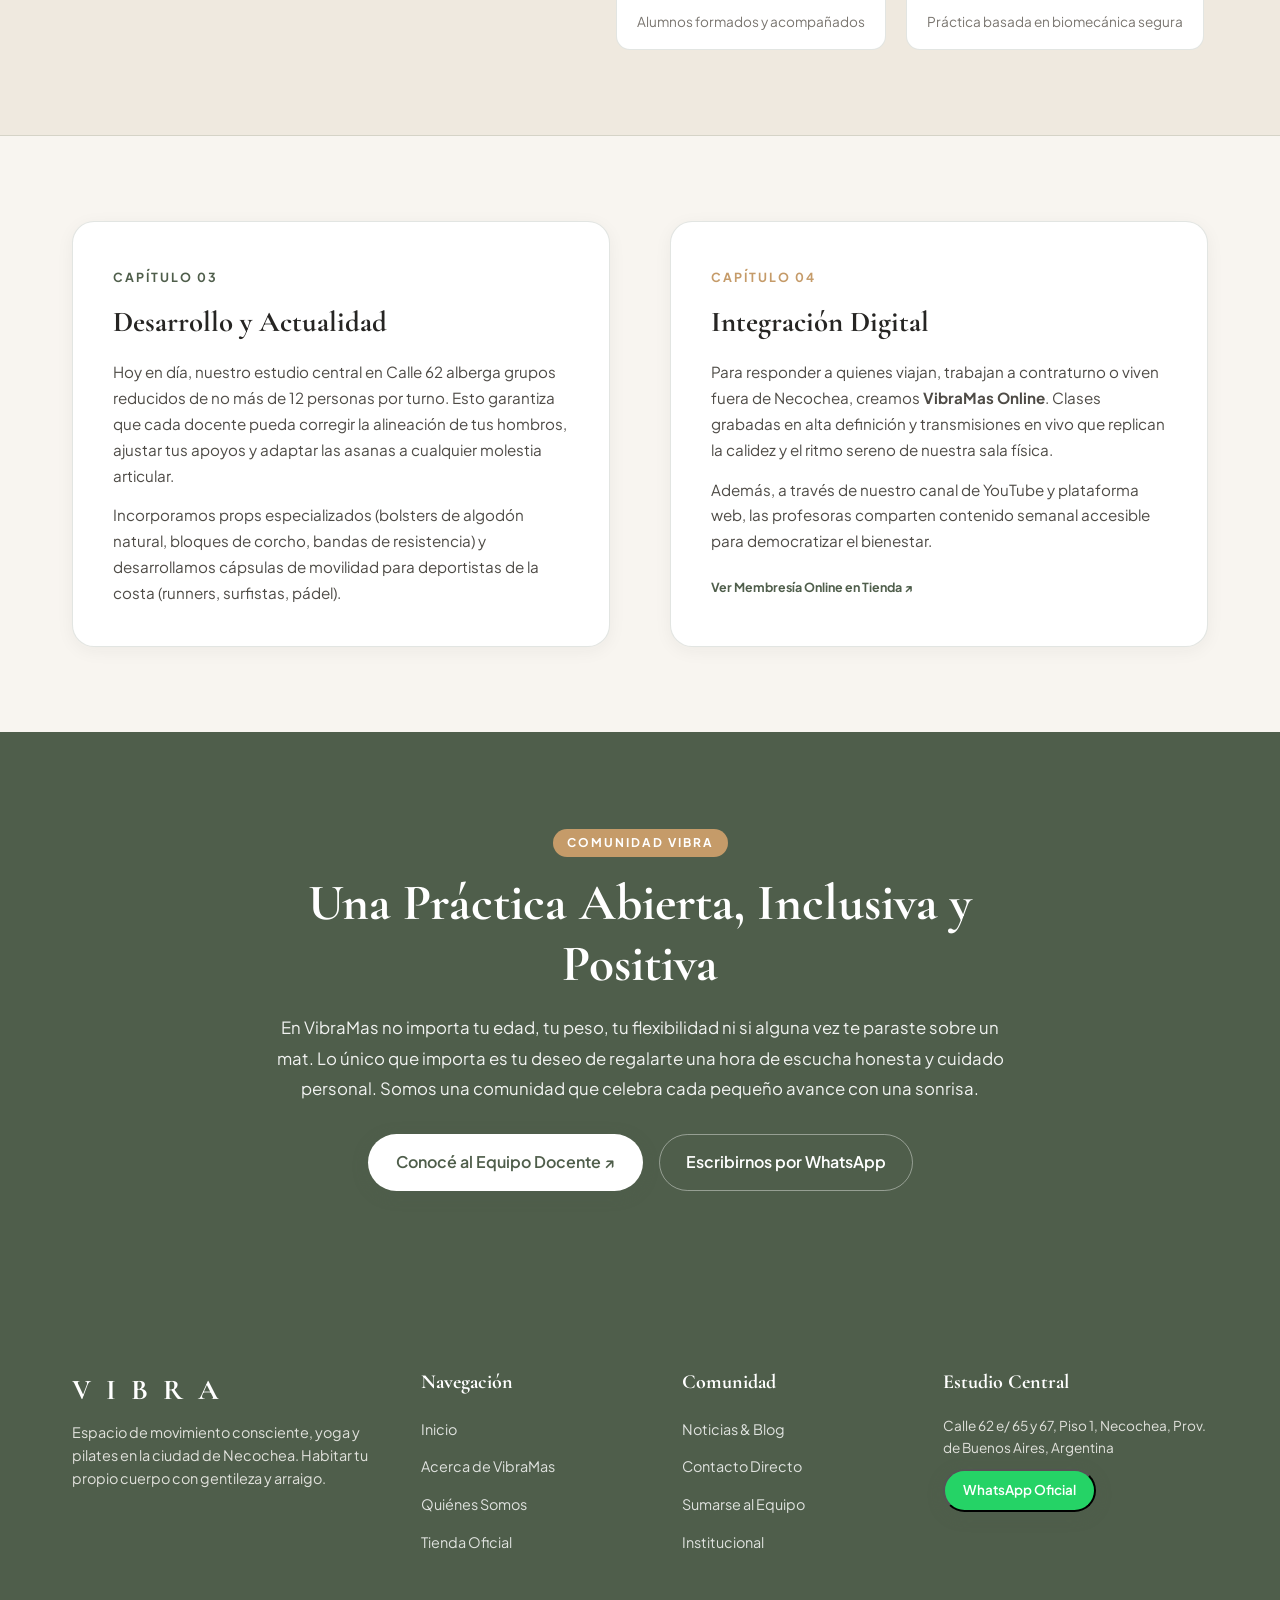
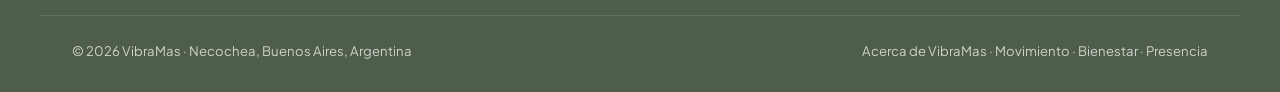
<file: acerca.html>
<!DOCTYPE html>
<html lang="es">
<head>
  <meta charset="UTF-8">
  <meta name="viewport" content="width=device-width, initial-scale=1.0, viewport-fit=cover">
  <title>Acerca de VibraMas — Nuestra Historia, Filosofía & Comunidad en Necochea</title>
  
  <meta name="description" content="Conocé el nacimiento de VibraMas en las playas de Necochea: nuestra historia, la consolidación de la marca por Joana & Yoshi, y nuestra visión de movimiento consciente.">
  <meta name="keywords" content="Acerca de Vibra, Historia VibraMas, Yoga Necochea, Joana y Yoshi, Filosofía del movimiento, Bienestar integral, Pilates Necochea">
  <link rel="canonical" href="https://vibramas.com.ar/acerca.html">

  <!-- GEO Positioning Tags -->
  <meta name="geo.region" content="AR-B">
  <meta name="geo.placename" content="Necochea">
  <meta name="geo.position" content="-38.55452;-58.73961">
  <meta name="ICBM" content="-38.55452, -58.73961">

  <link rel="icon" type="image/svg+xml" href="data:image/svg+xml,<svg xmlns='http://www.w3.org/2000/svg' viewBox='0 0 100 100'><path fill='%234F5E4B' d='M50 15 C45 35 30 45 10 50 C30 55 45 65 50 85 C55 65 70 55 90 50 C70 45 55 35 50 15 Z'/></svg>">
  <link rel="stylesheet" href="styles.css">
</head>
<body>

  <!-- Top Announcement Bar -->
  <aside class="top-notice-bar" aria-label="Aviso de novedades">
    <span class="pill-tag">Comunidad</span>
    <span>Conocé cómo nació nuestra propuesta de movimiento consciente en la costa de Necochea</span>
    <a href="quienes-somos.html">Ver equipo docente ↗</a>
  </aside>

  <!-- Sticky Header -->
  <header class="site-header" id="topHeader">
    <div class="container nav-container">
      <a href="index.html" class="brand-logo-wrap">
        <svg class="brand-lotus-icon" viewBox="0 0 100 80" fill="none" xmlns="http://www.w3.org/2000/svg">
          <path d="M50 8 C48 24 38 42 22 52 C36 50 46 36 50 8 Z" fill="currentColor"/>
          <path d="M50 8 C52 24 62 42 78 52 C64 50 54 36 50 8 Z" fill="currentColor"/>
          <path d="M50 2 C44 26 40 48 50 64 C60 48 56 26 50 2 Z" fill="currentColor" opacity="0.85"/>
          <path d="M22 52 C12 55 4 64 6 74 C16 75 32 64 36 54 C31 54 26 53 22 52 Z" fill="currentColor" opacity="0.7"/>
          <path d="M78 52 C88 55 96 64 94 74 C84 75 68 64 64 54 C69 54 74 53 78 52 Z" fill="currentColor" opacity="0.7"/>
        </svg>
        <div class="brand-text-block">
          <span class="brand-name">V I B R A</span>
          <span class="brand-tagline">MOVIMIENTO · BIENESTAR · PRESENCIA</span>
        </div>
      </a>

      <nav class="main-navigation" id="mainNav">
        <a href="index.html" class="nav-link">Inicio</a>
        <a href="acerca.html" class="nav-link active">Acerca de VibraMas</a>
        <a href="quienes-somos.html" class="nav-link">Quiénes Somos</a>
        <a href="tienda.html" class="nav-link store-link">Tienda ↗</a>
        <a href="noticias.html" class="nav-link">Noticias</a>
        <a href="contacto.html" class="nav-link">Contacto</a>
        <a href="institucional.html" class="nav-link">Institucional</a>
      </nav>

      <div class="header-actions">
        <button class="btn-header-action" data-secure-action="whatsapp" data-secure-param="Hola! Leí acerca de la historia de VibraMas y me gustaría saber más de las clases">
          <span>Escribinos</span>
        </button>
        <button class="mobile-menu-btn" aria-label="Abrir menú" aria-expanded="false">
          <svg viewBox="0 0 24 24" fill="none" stroke="currentColor" stroke-width="2.2" stroke-linecap="round"><line x1="3" y1="12" x2="21" y2="12"></line><line x1="3" y1="6" x2="21" y2="6"></line><line x1="3" y1="18" x2="21" y2="18"></line></svg>
        </button>
      </div>
    </div>
  </header>

  <main>
    <!-- Encabezado de Sección Acerca de -->
    <section class="hero-section" style="padding: clamp(35px, 6vw, 65px) 0; background: radial-gradient(circle at 10% 20%, rgba(245, 237, 227, 0.8) 0%, rgba(248, 245, 240, 1) 70%);">
      <div class="container" style="max-width: 850px; text-align: center;">
        <span class="section-tag">Nuestra Identidad</span>
        <h1 class="section-title" style="font-size: clamp(2.2rem, 6vw, 3.8rem); margin-bottom: 16px;">Acerca de VibraMas</h1>
        <p class="section-subtitle" style="font-size: 1.15rem; line-height: 1.7;">
          Un espacio nacido entre los médanos y el mar de Necochea para desarmar la prisa, reconciliarnos con el cuerpo y redescubrir la alegría del movimiento auténtico.
        </p>
      </div>
    </section>

    <!-- 2. a) Nacimiento de la idea -->
    <section class="container" style="padding: clamp(45px, 7vw, 75px) var(--container-padding);">
      <div style="display: grid; grid-template-columns: 1.1fr 0.9fr; gap: clamp(30px, 5vw, 60px); align-items: center;">
        <div>
          <span class="section-tag">Capítulo 01</span>
          <h2 style="font-family: var(--font-serif); font-size: var(--font-size-h2); color: var(--text-dark); margin-bottom: 18px;">
            El Nacimiento de la Idea
          </h2>
          <p style="font-size: 1.05rem; line-height: 1.8; color: var(--text-body); margin-bottom: 16px;">
            Vibra nació de una pregunta recurrente entre dos amigas y colegas que caminaban por las playas de Necochea: <em>¿por qué tantas personas viven su cuerpo como una carga o una exigencia estética, en lugar de como su refugio de mayor vitalidad?</em>
          </p>
          <p style="font-size: 1rem; line-height: 1.8; color: var(--text-body); margin-bottom: 16px;">
            Veíamos gimnasios saturados de música estruendosa, métricas de rendimiento agotadoras y clases donde la postura perfecta valía más que el respeto a la propia anatomía. Sentimos el llamado visceral de fundar una alternativa: un lugar donde respirar hondo, bajar las defensas y movernos con placer, sin pretender encajar en moldes ajenos.
          </p>
          <blockquote style="border-left: 3px solid var(--accent-gold); padding-left: 18px; margin-top: 20px; font-style: italic; color: var(--bg-sage-dark); font-size: 1.05rem;">
            «El cuerpo no es un objeto a corregir; es la vida misma manifestándose a cada segundo.»
          </blockquote>
        </div>

        <div>
          <img src="assets/dunes-coast.jpg" alt="Médanos y costa de Necochea donde nació la idea de VibraMas" style="border-radius: var(--radius-lg); box-shadow: var(--shadow-card); width: 100%; object-fit: cover; height: 380px;">
        </div>
      </div>
    </section>

    <!-- 2. b) Consolidación de la Marca -->
    <section style="background-color: var(--bg-sand-warm); padding: clamp(50px, 8vw, 85px) 0; border-top: 1px solid var(--border-color); border-bottom: 1px solid var(--border-color);">
      <div class="container">
        <div style="display: grid; grid-template-columns: 0.9fr 1.1fr; gap: clamp(30px, 5vw, 60px); align-items: center;">
          <div style="order: 2;">
            <span class="section-tag" style="color: var(--accent-terracotta);">Capítulo 02</span>
            <h2 style="font-family: var(--font-serif); font-size: var(--font-size-h2); color: var(--text-dark); margin-bottom: 18px;">
              Consolidación de la Marca
            </h2>
            <p style="font-size: 1rem; line-height: 1.8; color: var(--text-body); margin-bottom: 16px;">
              Al unir la tradición milenaria del Yoga (guiada por Joana) con la precisión anatómica y biomecánica del método Pilates (guiada por Yoshi), dimos forma a una metodología complementaria. <strong>VIBRA</strong> no es solo un nombre sonoro: representa la frecuencia de la respiración que resuena en cada célula.
            </p>
            <p style="font-size: 1rem; line-height: 1.8; color: var(--text-body); margin-bottom: 20px;">
              Consolidamos un lenguaje visual cálido, tonos arena, verdes salvia y terracotas que evocan el suelo natural y la calma marina. Diseñamos cada detalle con la premisa de la regla de impacto sereno: que al entrar a nuestra sala o abrir nuestra web sientas una inmediata exhalación de alivio.
            </p>
            <div style="display: flex; gap: 20px; flex-wrap: wrap;">
              <div style="background: #fff; padding: 14px 20px; border-radius: var(--radius-md); border: 1px solid var(--border-color);">
                <strong style="color: var(--bg-sage-dark); font-size: 1.4rem; display: block;">+800</strong>
                <span style="font-size: 0.85rem; color: var(--text-muted);">Alumnos formados y acompañados</span>
              </div>
              <div style="background: #fff; padding: 14px 20px; border-radius: var(--radius-md); border: 1px solid var(--border-color);">
                <strong style="color: var(--accent-terracotta); font-size: 1.4rem; display: block;">100%</strong>
                <span style="font-size: 0.85rem; color: var(--text-muted);">Práctica basada en biomecánica segura</span>
              </div>
            </div>
          </div>

          <div style="order: 1;">
            <img src="assets/founder-photo-clean.png" alt="Joana y Yoshi fundadoras de VibraMas" style="border-radius: var(--radius-lg); box-shadow: var(--shadow-card); width: 100%; object-fit: cover; max-height: 440px;">
          </div>
        </div>
      </div>
    </section>

    <!-- 2. c) Desarrollo y Actualidad & d) Integración Digital -->
    <section class="container" style="padding: clamp(50px, 8vw, 85px) var(--container-padding);">
      <div style="display: grid; grid-template-columns: 1fr 1fr; gap: clamp(30px, 6vw, 60px);">
        <!-- Desarrollo y Actualidad -->
        <div style="background: #fff; border: 1px solid var(--border-color); border-radius: var(--radius-lg); padding: clamp(24px, 5vw, 40px); box-shadow: var(--shadow-subtle);">
          <span class="section-tag">Capítulo 03</span>
          <h3 style="font-family: var(--font-serif); font-size: 1.8rem; color: var(--text-dark); margin-bottom: 14px;">
            Desarrollo y Actualidad
          </h3>
          <p style="font-size: 0.95rem; line-height: 1.7; color: var(--text-body); margin-bottom: 14px;">
            Hoy en día, nuestro estudio central en Calle 62 alberga grupos reducidos de no más de 12 personas por turno. Esto garantiza que cada docente pueda corregir la alineación de tus hombros, ajustar tus apoyos y adaptar las asanas a cualquier molestia articular.
          </p>
          <p style="font-size: 0.95rem; line-height: 1.7; color: var(--text-body);">
            Incorporamos props especializados (bolsters de algodón natural, bloques de corcho, bandas de resistencia) y desarrollamos cápsulas de movilidad para deportistas de la costa (runners, surfistas, pádel).
          </p>
        </div>

        <!-- Integración Digital -->
        <div id="digital" style="background: #fff; border: 1px solid var(--border-color); border-radius: var(--radius-lg); padding: clamp(24px, 5vw, 40px); box-shadow: var(--shadow-subtle);">
          <span class="section-tag" style="color: var(--accent-gold);">Capítulo 04</span>
          <h3 style="font-family: var(--font-serif); font-size: 1.8rem; color: var(--text-dark); margin-bottom: 14px;">
            Integración Digital
          </h3>
          <p style="font-size: 0.95rem; line-height: 1.7; color: var(--text-body); margin-bottom: 14px;">
            Para responder a quienes viajan, trabajan a contraturno o viven fuera de Necochea, creamos <strong>VibraMas Online</strong>. Clases grabadas en alta definición y transmisiones en vivo que replican la calidez y el ritmo sereno de nuestra sala física.
          </p>
          <p style="font-size: 0.95rem; line-height: 1.7; color: var(--text-body); margin-bottom: 18px;">
            Además, a través de nuestro canal de YouTube y plataforma web, las profesoras comparten contenido semanal accesible para democratizar el bienestar.
          </p>
          <a href="tienda.html" class="btn-card-reserve">Ver Membresía Online en Tienda ↗</a>
        </div>
      </div>
    </section>

    <!-- 2. e) Práctica abierta y positiva para la comunidad VibraMas -->
    <section style="background-color: var(--bg-sage-dark); color: #fff; padding: clamp(60px, 9vw, 95px) 0;">
      <div class="container" style="max-width: 820px; text-align: center;">
        <span style="background: var(--accent-gold); color: #fff; font-size: 0.75rem; font-weight: 700; text-transform: uppercase; letter-spacing: 2px; padding: 4px 14px; border-radius: var(--radius-pill); display: inline-block; margin-bottom: 16px;">Comunidad Vibra</span>
        <h2 style="font-family: var(--font-serif); font-size: clamp(2rem, 5vw, 3.2rem); margin-bottom: 18px; line-height: 1.2;">
          Una Práctica Abierta, Inclusiva y Positiva
        </h2>
        <p style="font-size: 1.05rem; line-height: 1.8; opacity: 0.92; margin-bottom: 30px;">
          En VibraMas no importa tu edad, tu peso, tu flexibilidad ni si alguna vez te paraste sobre un mat. Lo único que importa es tu deseo de regalarte una hora de escucha honesta y cuidado personal. Somos una comunidad que celebra cada pequeño avance con una sonrisa.
        </p>
        <div style="display: flex; justify-content: center; gap: 16px; flex-wrap: wrap;">
          <a href="quienes-somos.html" class="btn-hero-primary" style="background: #fff; color: var(--bg-sage-dark);">
            <span>Conocé al Equipo Docente ↗</span>
          </a>
          <button class="btn-hero-secondary" data-secure-action="whatsapp" data-secure-param="Hola chicas de Vibra! Quiero sumarme a la comunidad" style="background: transparent; border-color: rgba(255,255,255,0.4); color: #fff;">
            <span>Escribirnos por WhatsApp</span>
          </button>
        </div>
      </div>
    </section>
  </main>

  <!-- Footer -->
  <footer class="site-footer">
    <div class="container footer-grid">
      <div>
        <h3 class="footer-brand-title">V I B R A</h3>
        <p class="footer-brand-desc">
          Espacio de movimiento consciente, yoga y pilates en la ciudad de Necochea. Habitar tu propio cuerpo con gentileza y arraigo.
        </p>
      </div>

      <div>
        <h4 class="footer-heading">Navegación</h4>
        <ul class="footer-links-list">
          <li><a href="index.html">Inicio</a></li>
          <li><a href="acerca.html">Acerca de VibraMas</a></li>
          <li><a href="quienes-somos.html">Quiénes Somos</a></li>
          <li><a href="tienda.html">Tienda Oficial</a></li>
        </ul>
      </div>

      <div>
        <h4 class="footer-heading">Comunidad</h4>
        <ul class="footer-links-list">
          <li><a href="noticias.html">Noticias & Blog</a></li>
          <li><a href="contacto.html">Contacto Directo</a></li>
          <li><a href="contacto.html#unirse">Sumarse al Equipo</a></li>
          <li><a href="institucional.html">Institucional</a></li>
        </ul>
      </div>

      <div>
        <h4 class="footer-heading">Estudio Central</h4>
        <p style="font-size: 0.85rem; opacity: 0.85; margin-bottom: 10px;" data-secure-display="addressText">Calle 62 e/ 65 y 67, Necochea</p>
        <button class="btn-hero-primary" data-secure-action="whatsapp" style="padding: 8px 18px; font-size: 0.84rem; background: var(--whatsapp-green);">
          <span>WhatsApp Oficial</span>
        </button>
      </div>
    </div>

    <div class="container footer-bottom-bar">
      <div>© 2026 VibraMas · Necochea, Buenos Aires, Argentina</div>
      <div>Acerca de VibraMas · Movimiento · Bienestar · Presencia</div>
    </div>
  </footer>

  <script src="media-config.js"></script>
  <script src="security.js"></script>
  <script src="chatbot.js"></script>
  <script src="app.js"></script>
</body>
</html>
</file>
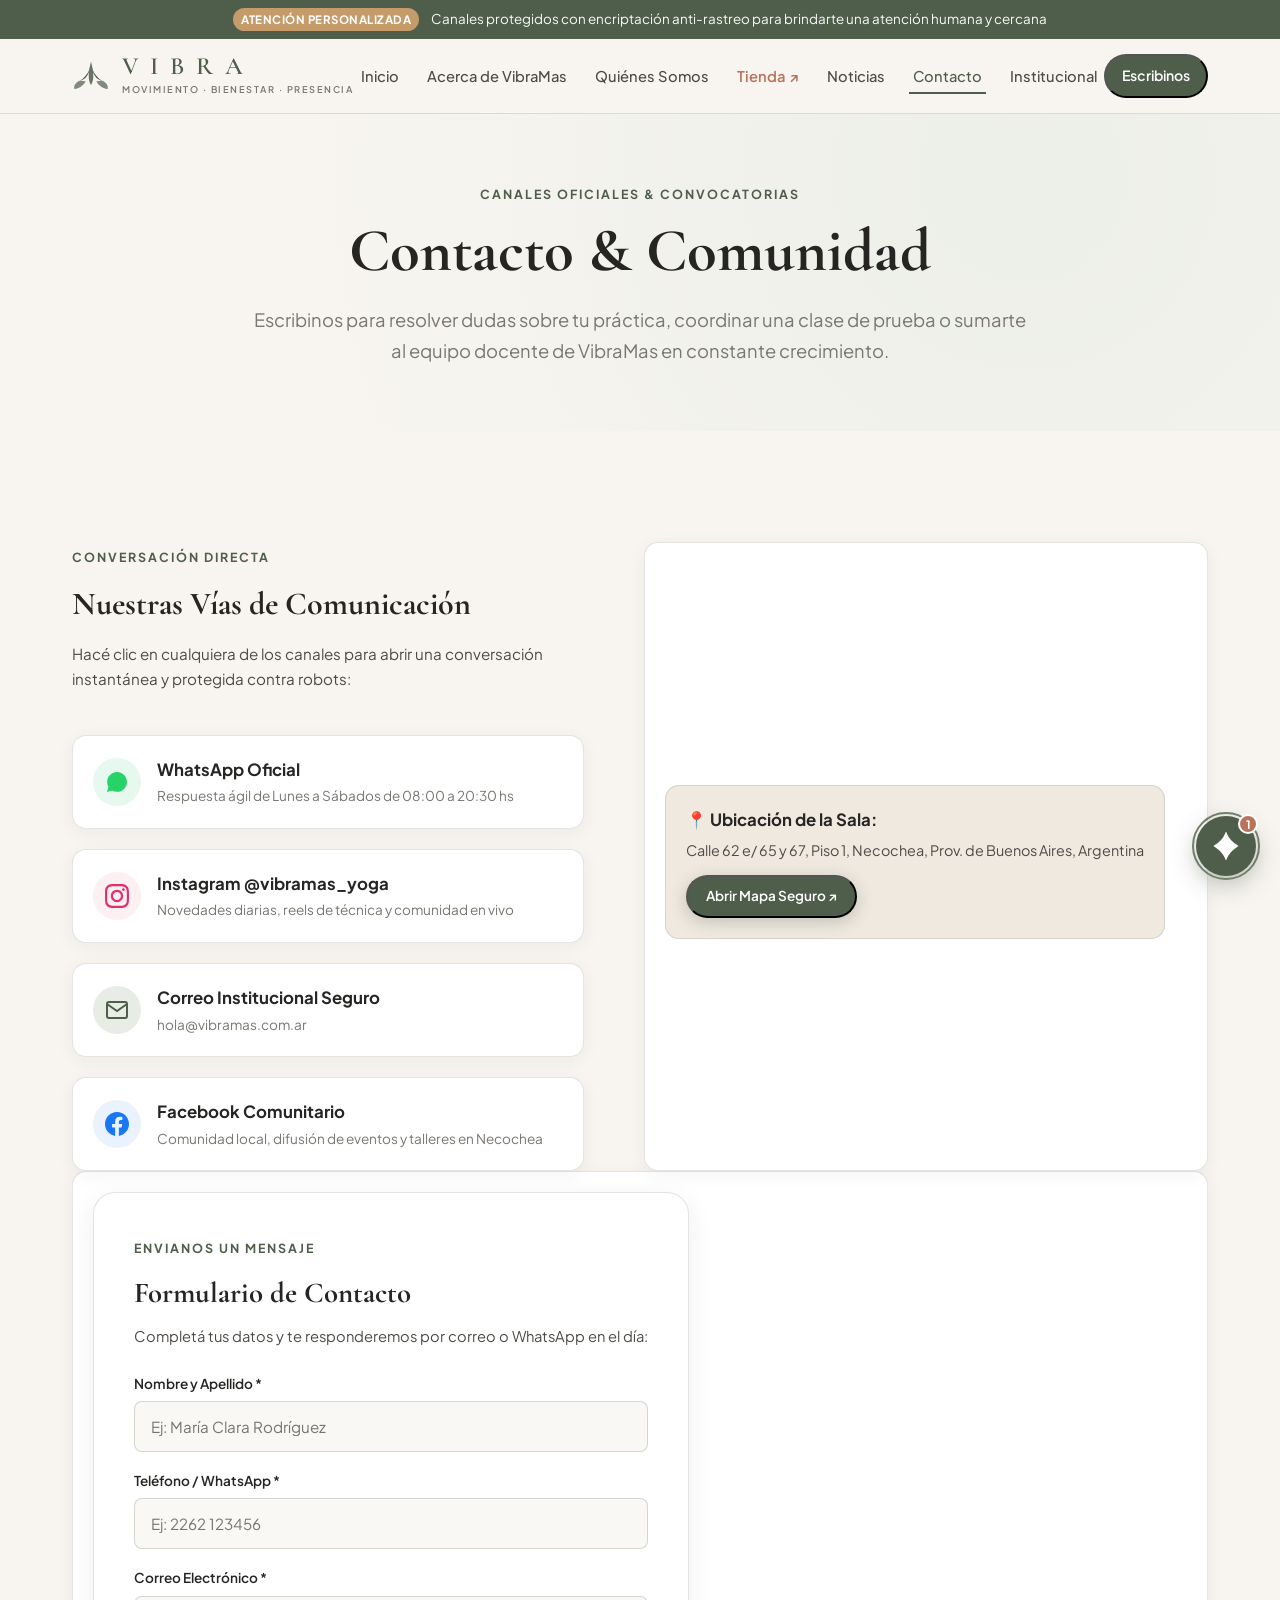
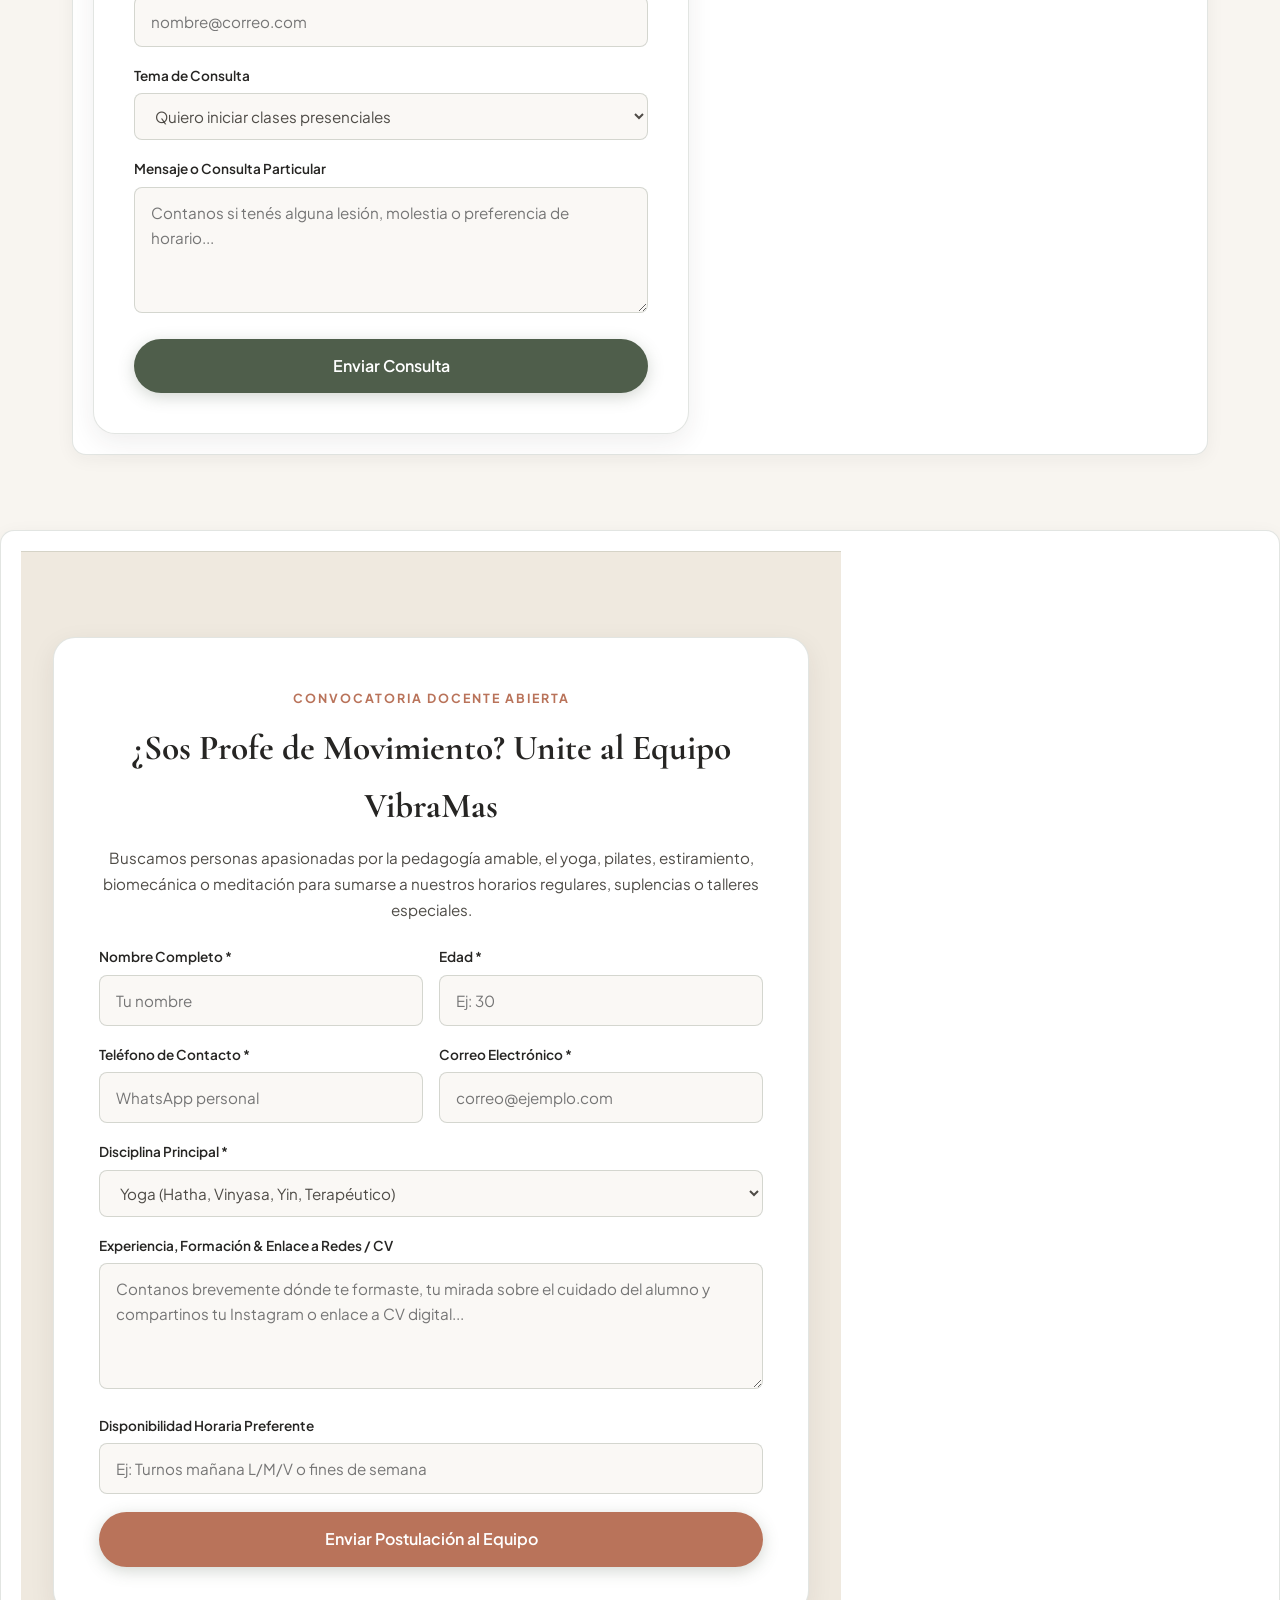
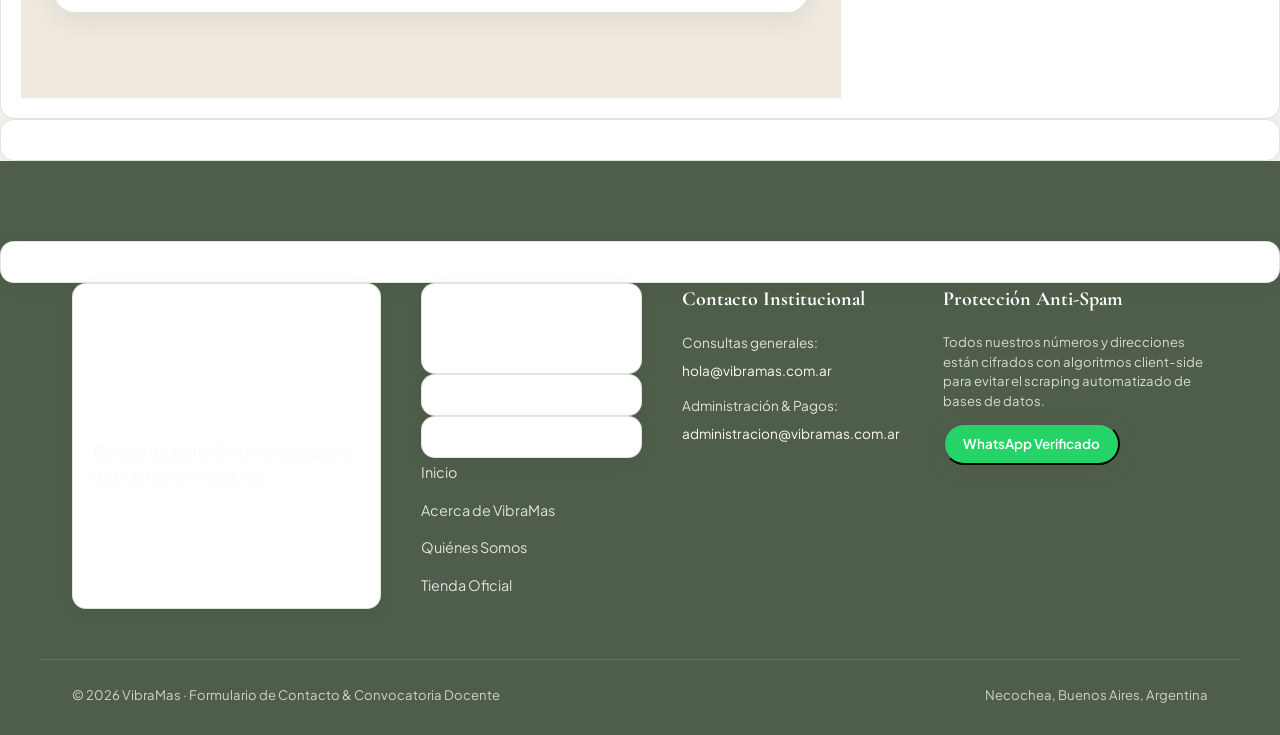
<file: contacto.html>
<!DOCTYPE html>
<html lang="es">
<head>
  <meta charset="UTF-8">
  <meta name="viewport" content="width=device-width, initial-scale=1.0, viewport-fit=cover">
  <title>Contacto Oficial & Sumate al Equipo | VibraMas Necochea</title>
  
  <meta name="description" content="Canales de contacto protegidos con WhatsApp, Instagram, correo y ubicación en Necochea. Formularios de consulta y postulación para unirse al equipo docente de VibraMas.">
  <meta name="keywords" content="Contacto VibraMas, WhatsApp Vibra, Yoga Necochea contacto, Trabajar en VibraMas, Unirse al equipo de yoga, Estudio de Yoga Necochea">
  <link rel="canonical" href="https://vibramas.com.ar/contacto.html">

  <meta name="geo.region" content="AR-B">
  <meta name="geo.placename" content="Necochea">
  <meta name="geo.position" content="-38.55452;-58.73961">
  <meta name="ICBM" content="-38.55452, -58.73961">

  <link rel="icon" type="image/svg+xml" href="data:image/svg+xml,<svg xmlns='http://www.w3.org/2000/svg' viewBox='0 0 100 100'><path fill='%234F5E4B' d='M50 15 C45 35 30 45 10 50 C30 55 45 65 50 85 C55 65 70 55 90 50 C70 45 55 35 50 15 Z'/></svg>">
  <link rel="stylesheet" href="styles.css">
</head>
<body>

  <!-- Top Announcement Bar -->
  <aside class="top-notice-bar" aria-label="Aviso contacto">
    <span class="pill-tag">Atención Personalizada</span>
    <span>Canales protegidos con encriptación anti-rastreo para brindarte una atención humana y cercana</span>
  </aside>

  <!-- Sticky Header -->
  <header class="site-header" id="topHeader">
    <div class="container nav-container">
      <a href="index.html" class="brand-logo-wrap">
        <svg class="brand-lotus-icon" viewBox="0 0 100 80" fill="none" xmlns="http://www.w3.org/2000/svg">
          <path d="M50 8 C48 24 38 42 22 52 C36 50 46 36 50 8 Z" fill="currentColor"/>
          <path d="M50 8 C52 24 62 42 78 52 C64 50 54 36 50 8 Z" fill="currentColor"/>
          <path d="M50 2 C44 26 40 48 50 64 C60 48 56 26 50 2 Z" fill="currentColor" opacity="0.85"/>
          <path d="M22 52 C12 55 4 64 6 74 C16 75 32 64 36 54 C31 54 26 53 22 52 Z" fill="currentColor" opacity="0.7"/>
          <path d="M78 52 C88 55 96 64 94 74 C84 75 68 64 64 54 C69 54 74 53 78 52 Z" fill="currentColor" opacity="0.7"/>
        </svg>
        <div class="brand-text-block">
          <span class="brand-name">V I B R A</span>
          <span class="brand-tagline">MOVIMIENTO · BIENESTAR · PRESENCIA</span>
        </div>
      </a>

      <nav class="main-navigation" id="mainNav">
        <a href="index.html" class="nav-link">Inicio</a>
        <a href="acerca.html" class="nav-link">Acerca de VibraMas</a>
        <a href="quienes-somos.html" class="nav-link">Quiénes Somos</a>
        <a href="tienda.html" class="nav-link store-link">Tienda ↗</a>
        <a href="noticias.html" class="nav-link">Noticias</a>
        <a href="contacto.html" class="nav-link active">Contacto</a>
        <a href="institucional.html" class="nav-link">Institucional</a>
      </nav>

      <div class="header-actions">
        <button class="btn-header-action" data-secure-action="whatsapp" data-secure-param="Hola chicas de Vibra! Quiero hacer una consulta directa">
          <span>Escribinos</span>
        </button>
        <button class="mobile-menu-btn" aria-label="Abrir menú" aria-expanded="false">
          <svg viewBox="0 0 24 24" fill="none" stroke="currentColor" stroke-width="2.2" stroke-linecap="round"><line x1="3" y1="12" x2="21" y2="12"></line><line x1="3" y1="6" x2="21" y2="6"></line><line x1="3" y1="18" x2="21" y2="18"></line></svg>
        </button>
      </div>
    </div>
  </header>

  <main>
    <!-- Portada Contacto -->
    <section class="hero-section" style="padding: clamp(35px, 6vw, 65px) 0; background: radial-gradient(circle at 80% 20%, rgba(231, 236, 229, 0.7) 0%, rgba(248, 245, 240, 1) 70%);">
      <div class="container" style="max-width: 850px; text-align: center;">
        <span class="section-tag">Canales Oficiales & Convocatorias</span>
        <h1 class="section-title" style="font-size: clamp(2.2rem, 6vw, 3.8rem); margin-bottom: 16px;">Contacto & Comunidad</h1>
        <p class="section-subtitle" style="font-size: 1.15rem; line-height: 1.7;">
          Escribinos para resolver dudas sobre tu práctica, coordinar una clase de prueba o sumarte al equipo docente de VibraMas en constante crecimiento.
        </p>
      </div>
    </section>

    <!-- 6. Canales de Contacto Protegidos (WhatsApp, Instagram, Correo, Facebook) & Formulario Simple -->
    <section class="container" style="padding: clamp(40px, 7vw, 75px) var(--container-padding);">
      <div class="contact-grid">
        <!-- Canales Oficiales Protegidos -->
        <div class="contact-info-panel">
          <div>
            <span class="section-tag">Conversación Directa</span>
            <h2 style="font-family: var(--font-serif); font-size: 2rem; color: var(--text-dark); margin-bottom: 10px;">
              Nuestras Vías de Comunicación
            </h2>
            <p style="font-size: 0.95rem; color: var(--text-body); margin-bottom: 24px;">
              Hacé clic en cualquiera de los canales para abrir una conversación instantánea y protegida contra robots:
            </p>
          </div>

          <!-- a) WhatsApp -->
          <div class="contact-channel-card" data-secure-action="whatsapp" data-secure-param="Hola chicas de Vibra! Quiero consultar por clases en Necochea">
            <div class="channel-icon-circle whatsapp">
              <svg width="24" height="24" viewBox="0 0 24 24" fill="currentColor"><path d="M12.04 2C6.58 2 2.13 6.45 2.13 11.91C2.13 13.66 2.59 15.36 3.45 16.86L2.05 22L7.3 20.62C8.75 21.41 10.38 21.83 12.04 21.83C17.5 21.83 21.95 17.38 21.95 11.92C21.95 9.27 20.92 6.78 19.05 4.91C17.18 3.03 14.69 2 12.04 2Z"/></svg>
            </div>
            <div class="channel-details">
              <h4>WhatsApp Oficial</h4>
              <p>Respuesta ágil de Lunes a Sábados de 08:00 a 20:30 hs</p>
            </div>
          </div>

          <!-- b) Instagram Oficial -->
          <a href="https://www.instagram.com/vibramas_yoga/" target="_blank" rel="noopener noreferrer" class="contact-channel-card">
            <div class="channel-icon-circle instagram">
              <svg width="24" height="24" viewBox="0 0 24 24" fill="currentColor"><path d="M12 2.163c3.204 0 3.584.012 4.85.07 3.252.148 4.771 1.691 4.919 4.919.058 1.265.069 1.645.069 4.849 0 3.205-.012 3.584-.069 4.849-.149 3.225-1.664 4.771-4.919 4.919-1.266.058-1.644.07-4.85.07-3.204 0-3.584-.012-4.849-.07-3.26-.149-4.771-1.699-4.919-4.92-.058-1.265-.07-1.644-.07-4.849 0-3.204.013-3.583.07-4.849.149-3.227 1.664-4.771 4.919-4.919 1.266-.057 1.645-.069 4.849-.069zm0-2.163c-3.259 0-3.667.014-4.947.072-4.358.2-6.78 2.618-6.98 6.98-.059 1.281-.073 1.689-.073 4.948 0 3.259.014 3.668.072 4.948.2 4.358 2.618 6.78 6.98 6.98 1.281.058 1.689.072 4.948.072 3.259 0 3.668-.014 4.948-.072 4.354-.2 6.782-2.618 6.979-6.98.059-1.28.073-1.689.073-4.948 0-3.259-.014-3.667-.072-4.947-.196-4.354-2.617-6.78-6.979-6.98-1.281-.059-1.69-.073-4.949-.073zm0 5.838c-3.403 0-6.162 2.759-6.162 6.162s2.759 6.163 6.162 6.163 6.162-2.759 6.162-6.163c0-3.403-2.759-6.162-6.162-6.162zm0 10.162c-2.209 0-4-1.79-4-4 0-2.209 1.791-4 4-4s4 1.791 4 4c0 2.21-1.791 4-4 4zm6.406-11.845c-.796 0-1.441.645-1.441 1.44s.645 1.44 1.441 1.44c.795 0 1.439-.645 1.439-1.44s-.644-1.44-1.439-1.44z"/></svg>
            </div>
            <div class="channel-details">
              <h4>Instagram @vibramas_yoga</h4>
              <p>Novedades diarias, reels de técnica y comunidad en vivo</p>
            </div>
          </a>

          <!-- c) Correo Institucional Seguro -->
          <div class="contact-channel-card" data-secure-action="email" data-secure-param="Consulta desde sitio web oficial">
            <div class="channel-icon-circle email">
              <svg width="24" height="24" viewBox="0 0 24 24" fill="none" stroke="currentColor" stroke-width="2"><path d="M4 4h16c1.1 0 2 .9 2 2v12c0 1.1-.9 2-2 2H4c-1.1 0-2-.9-2-2V6c0-1.1.9-2 2-2z"/><polyline points="22,6 12,13 2,6"/></svg>
            </div>
            <div class="channel-details">
              <h4>Correo Institucional Seguro</h4>
              <p data-secure-display="institutionalEmail">hola@vibramas.com.ar</p>
            </div>
          </div>

          <!-- d) Facebook Oficial -->
          <a href="https://www.facebook.com/vibramas.necochea" target="_blank" rel="noopener noreferrer" class="contact-channel-card">
            <div class="channel-icon-circle facebook">
              <svg width="24" height="24" viewBox="0 0 24 24" fill="currentColor"><path d="M24 12.073c0-6.627-5.373-12-12-12s-12 5.373-12 12c0 5.99 4.388 10.954 10.125 11.854v-8.385H7.078v-3.47h3.047V9.43c0-3.007 1.792-4.669 4.533-4.669 1.312 0 2.686.235 2.686.235v2.953H15.83c-1.491 0-1.956.925-1.956 1.874v2.25h3.328l-.532 3.47h-2.796v8.385C19.612 23.027 24 18.062 24 12.073z"/></svg>
            </div>
            <div class="channel-details">
              <h4>Facebook Comunitario</h4>
              <p>Comunidad local, difusión de eventos y talleres en Necochea</p>
            </div>
          </div>

          <!-- Ubicación Protegida en Mapa -->
          <div style="background: var(--bg-sand-warm); padding: 20px; border-radius: var(--radius-md); border: 1px solid var(--border-color); margin-top: 10px;">
            <strong style="color: var(--text-dark); display: block; margin-bottom: 6px;">📍 Ubicación de la Sala:</strong>
            <p style="font-size: 0.9rem; color: var(--text-body); margin-bottom: 12px;" data-secure-display="addressText">Calle 62 e/ 65 y 67, Piso 1, Necochea</p>
            <button class="btn-hero-primary" data-secure-action="maps" style="padding: 8px 18px; font-size: 0.85rem;">
              <span>Abrir Mapa Seguro ↗</span>
            </button>
          </div>
        </div>

        <!-- Formulario Simple de Consultas y Alumnos -->
        <div>
          <div class="form-card">
            <span class="section-tag">Envianos un Mensaje</span>
            <h3 style="font-family: var(--font-serif); font-size: 1.8rem; color: var(--text-dark); margin-bottom: 8px;">
              Formulario de Contacto
            </h3>
            <p style="font-size: 0.92rem; color: var(--text-body); margin-bottom: 24px;">
              Completá tus datos y te responderemos por correo o WhatsApp en el día:
            </p>

            <form data-ajax-form>
              <div class="form-group">
                <label class="form-label" for="contactName">Nombre y Apellido *</label>
                <input type="text" id="contactName" class="form-control" placeholder="Ej: María Clara Rodríguez" required>
              </div>

              <div class="form-group">
                <label class="form-label" for="contactPhone">Teléfono / WhatsApp *</label>
                <input type="tel" id="contactPhone" class="form-control" placeholder="Ej: 2262 123456" required>
              </div>

              <div class="form-group">
                <label class="form-label" for="contactEmail">Correo Electrónico *</label>
                <input type="email" id="contactEmail" class="form-control" placeholder="nombre@correo.com" required>
              </div>

              <div class="form-group">
                <label class="form-label" for="contactTopic">Tema de Consulta</label>
                <select id="contactTopic" class="form-control">
                  <option value="clases-presenciales">Quiero iniciar clases presenciales</option>
                  <option value="clase-prueba">Deseo coordinar una clase diagnóstica de prueba</option>
                  <option value="clases-online">Consulta sobre VibraMas Online</option>
                  <option value="tienda">Dudas sobre la tienda y equipamiento</option>
                  <option value="otro">Otras consultas generales</option>
                </select>
              </div>

              <div class="form-group">
                <label class="form-label" for="contactMessage">Mensaje o Consulta Particular</label>
                <textarea id="contactMessage" class="form-control" rows="4" placeholder="Contanos si tenés alguna lesión, molestia o preferencia de horario..." required></textarea>
              </div>

              <button type="submit" class="btn-form-submit">Enviar Consulta</button>
            </form>
          </div>
        </div>
      </div>
    </section>

    <!-- UNIRSE AL EQUIPO: Formato Predeterminado para Crecer la Comunidad -->
    <section id="unirse" style="background-color: var(--bg-sand-warm); padding: clamp(50px, 8vw, 85px) 0; border-top: 1px solid var(--border-color);">
      <div class="container" style="max-width: 820px;">
        <div style="background: #fff; border: 1px solid var(--border-color); border-radius: var(--radius-lg); padding: clamp(28px, 5vw, 45px); box-shadow: var(--shadow-card);">
          <div style="text-align: center; margin-bottom: 24px;">
            <span class="section-tag" style="color: var(--accent-terracotta);">Convocatoria Docente Abierta</span>
            <h2 style="font-family: var(--font-serif); font-size: 2.2rem; color: var(--text-dark); margin-bottom: 10px;">
              ¿Sos Profe de Movimiento? Unite al Equipo VibraMas
            </h2>
            <p style="font-size: 0.95rem; color: var(--text-body); line-height: 1.7;">
              Buscamos personas apasionadas por la pedagogía amable, el yoga, pilates, estiramiento, biomecánica o meditación para sumarse a nuestros horarios regulares, suplencias o talleres especiales.
            </p>
          </div>

          <form data-ajax-form>
            <div style="display: grid; grid-template-columns: 1fr 1fr; gap: 16px;">
              <div class="form-group">
                <label class="form-label" for="profeName">Nombre Completo *</label>
                <input type="text" id="profeName" class="form-control" placeholder="Tu nombre" required>
              </div>
              <div class="form-group">
                <label class="form-label" for="profeAge">Edad *</label>
                <input type="number" id="profeAge" class="form-control" placeholder="Ej: 30" required>
              </div>
            </div>

            <div style="display: grid; grid-template-columns: 1fr 1fr; gap: 16px;">
              <div class="form-group">
                <label class="form-label" for="profePhone">Teléfono de Contacto *</label>
                <input type="tel" id="profePhone" class="form-control" placeholder="WhatsApp personal" required>
              </div>
              <div class="form-group">
                <label class="form-label" for="profeEmail">Correo Electrónico *</label>
                <input type="email" id="profeEmail" class="form-control" placeholder="correo@ejemplo.com" required>
              </div>
            </div>

            <div class="form-group">
              <label class="form-label" for="profeDiscipline">Disciplina Principal *</label>
              <select id="profeDiscipline" class="form-control">
                <option value="yoga">Yoga (Hatha, Vinyasa, Yin, Terapéutico)</option>
                <option value="pilates">Pilates (Mat, Reformer, Props)</option>
                <option value="stretching">Stretching & Flexibilidad Funcional</option>
                <option value="movilidad">Movilidad Articular & Rehabilitación</option>
                <option value="meditacion">Meditación, Sonido & Respiración</option>
                <option value="otra">Otra disciplina corporal</option>
              </select>
            </div>

            <div class="form-group">
              <label class="form-label" for="profeBio">Experiencia, Formación & Enlace a Redes / CV</label>
              <textarea id="profeBio" class="form-control" rows="4" placeholder="Contanos brevemente dónde te formaste, tu mirada sobre el cuidado del alumno y compartinos tu Instagram o enlace a CV digital..." required></textarea>
            </div>

            <div class="form-group">
              <label class="form-label" for="profeAvailability">Disponibilidad Horaria Preferente</label>
              <input type="text" id="profeAvailability" class="form-control" placeholder="Ej: Turnos mañana L/M/V o fines de semana">
            </div>

            <button type="submit" class="btn-form-submit" style="background: var(--accent-terracotta);">
              Enviar Postulación al Equipo
            </button>
          </form>
        </div>
      </div>
    </section>
  </main>

  <!-- Footer -->
  <footer class="site-footer">
    <div class="container footer-grid">
      <div>
        <h3 class="footer-brand-title">V I B R A</h3>
        <p class="footer-brand-desc">
          Canales de atención humana y espacio de práctica en Necochea.
        </p>
      </div>

      <div>
        <h4 class="footer-heading">Navegación</h4>
        <ul class="footer-links-list">
          <li><a href="index.html">Inicio</a></li>
          <li><a href="acerca.html">Acerca de VibraMas</a></li>
          <li><a href="quienes-somos.html">Quiénes Somos</a></li>
          <li><a href="tienda.html">Tienda Oficial</a></li>
        </ul>
      </div>

      <div>
        <h4 class="footer-heading">Contacto Institucional</h4>
        <p style="font-size: 0.85rem; opacity: 0.85; margin-bottom: 6px;">Consultas generales:</p>
        <p style="font-size: 0.85rem; margin-bottom: 12px;" data-secure-display="institutionalEmail">hola@vibramas.com.ar</p>
        <p style="font-size: 0.85rem; opacity: 0.85; margin-bottom: 6px;">Administración & Pagos:</p>
        <p style="font-size: 0.85rem;" data-secure-display="adminEmail">administracion@vibramas.com.ar</p>
      </div>

      <div>
        <h4 class="footer-heading">Protección Anti-Spam</h4>
        <p style="font-size: 0.82rem; opacity: 0.8; line-height: 1.5; margin-bottom: 12px;">
          Todos nuestros números y direcciones están cifrados con algoritmos client-side para evitar el scraping automatizado de bases de datos.
        </p>
        <button class="btn-hero-primary" data-secure-action="whatsapp" style="padding: 8px 18px; font-size: 0.84rem; background: var(--whatsapp-green);">
          <span>WhatsApp Verificado</span>
        </button>
      </div>
    </div>

    <div class="container footer-bottom-bar">
      <div>© 2026 VibraMas · Formulario de Contacto & Convocatoria Docente</div>
      <div>Necochea, Buenos Aires, Argentina</div>
    </div>
  </footer>

  <script src="media-config.js"></script>
  <script src="security.js"></script>
  <script src="chatbot.js"></script>
  <script src="app.js"></script>
</body>
</html>
</file>
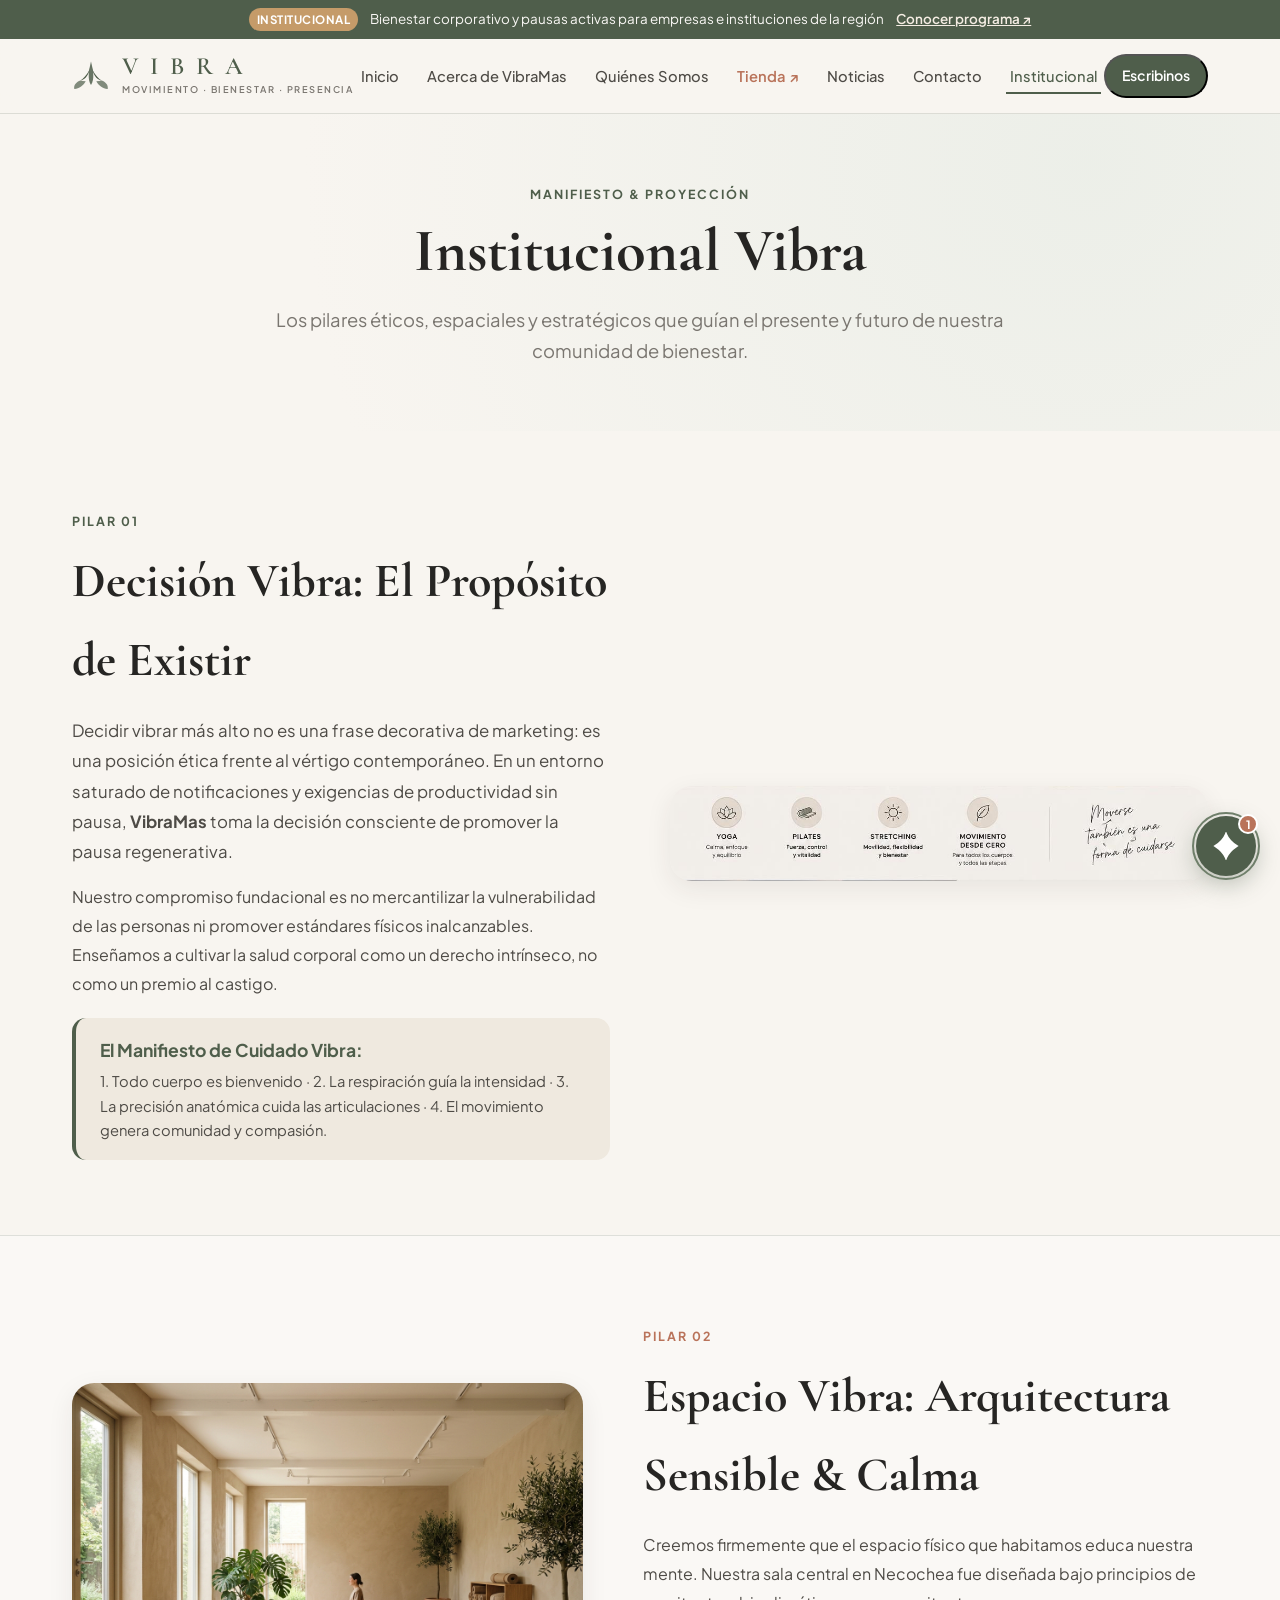
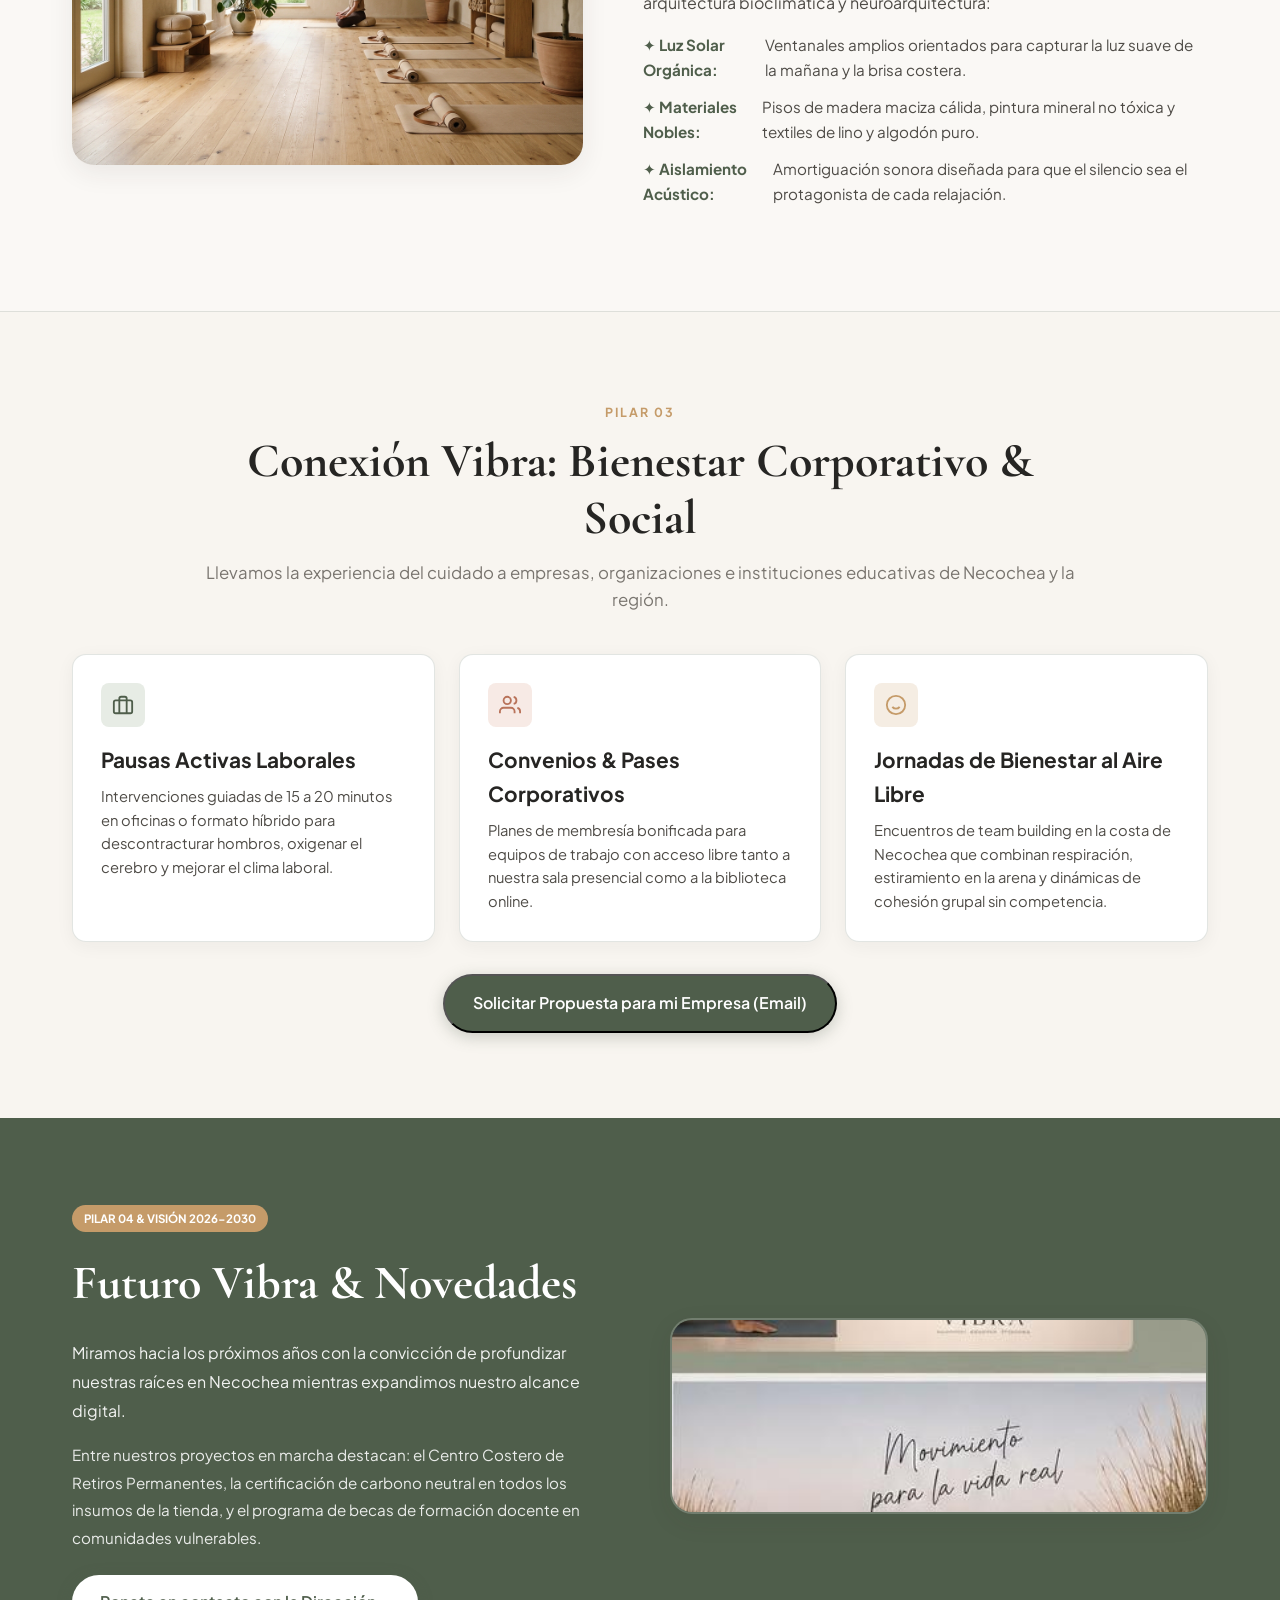
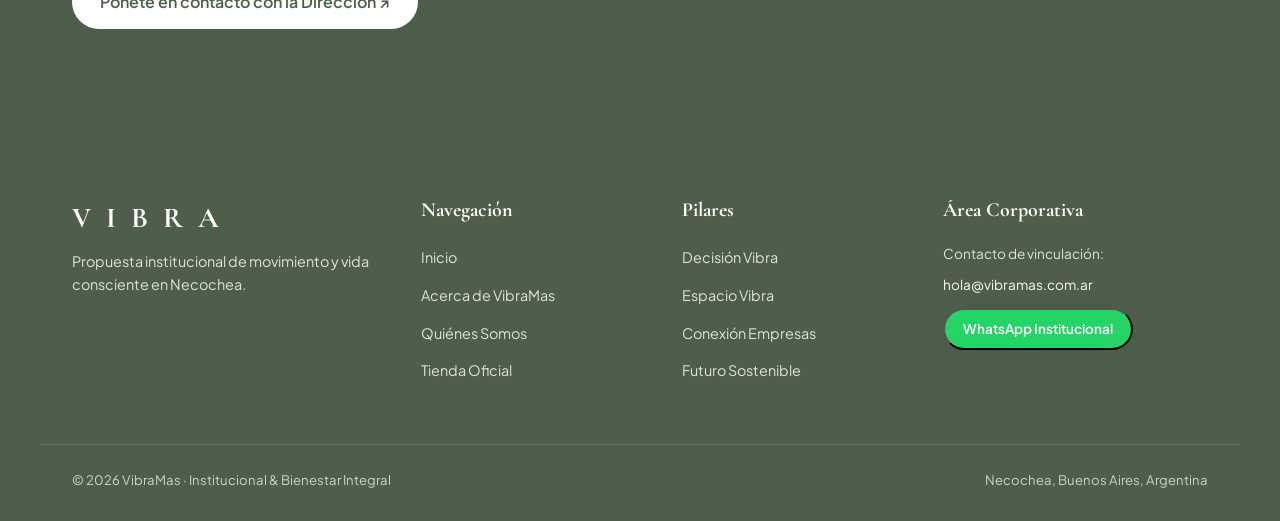
<file: institucional.html>
<!DOCTYPE html>
<html lang="es">
<head>
  <meta charset="UTF-8">
  <meta name="viewport" content="width=device-width, initial-scale=1.0, viewport-fit=cover">
  <title>Institucional — Decisión, Espacio, Conexión & Futuro | VibraMas</title>
  
  <meta name="description" content="Propuesta institucional de VibraMas: Decisión Vibra, Espacio Vibra, Conexión con la comunidad y empresas, Futuro sostenible y novedades de nuestro centro en Necochea.">
  <meta name="keywords" content="Institucional Vibra, Espacio Vibra, Bienestar corporativo Necochea, Pausas activas empresas, Filosofía VibraMas, Yoga corporativo">
  <link rel="canonical" href="https://vibramas.com.ar/institucional.html">

  <meta name="geo.region" content="AR-B">
  <meta name="geo.placename" content="Necochea">
  <meta name="geo.position" content="-38.55452;-58.73961">
  <meta name="ICBM" content="-38.55452, -58.73961">

  <link rel="icon" type="image/svg+xml" href="data:image/svg+xml,<svg xmlns='http://www.w3.org/2000/svg' viewBox='0 0 100 100'><path fill='%234F5E4B' d='M50 15 C45 35 30 45 10 50 C30 55 45 65 50 85 C55 65 70 55 90 50 C70 45 55 35 50 15 Z'/></svg>">
  <link rel="stylesheet" href="styles.css">
</head>
<body>

  <!-- Top Announcement Bar -->
  <aside class="top-notice-bar" aria-label="Aviso institucional">
    <span class="pill-tag">Institucional</span>
    <span>Bienestar corporativo y pausas activas para empresas e instituciones de la región</span>
    <a href="#conexion">Conocer programa ↗</a>
  </aside>

  <!-- Sticky Header -->
  <header class="site-header" id="topHeader">
    <div class="container nav-container">
      <a href="index.html" class="brand-logo-wrap">
        <svg class="brand-lotus-icon" viewBox="0 0 100 80" fill="none" xmlns="http://www.w3.org/2000/svg">
          <path d="M50 8 C48 24 38 42 22 52 C36 50 46 36 50 8 Z" fill="currentColor"/>
          <path d="M50 8 C52 24 62 42 78 52 C64 50 54 36 50 8 Z" fill="currentColor"/>
          <path d="M50 2 C44 26 40 48 50 64 C60 48 56 26 50 2 Z" fill="currentColor" opacity="0.85"/>
          <path d="M22 52 C12 55 4 64 6 74 C16 75 32 64 36 54 C31 54 26 53 22 52 Z" fill="currentColor" opacity="0.7"/>
          <path d="M78 52 C88 55 96 64 94 74 C84 75 68 64 64 54 C69 54 74 53 78 52 Z" fill="currentColor" opacity="0.7"/>
        </svg>
        <div class="brand-text-block">
          <span class="brand-name">V I B R A</span>
          <span class="brand-tagline">MOVIMIENTO · BIENESTAR · PRESENCIA</span>
        </div>
      </a>

      <nav class="main-navigation" id="mainNav">
        <a href="index.html" class="nav-link">Inicio</a>
        <a href="acerca.html" class="nav-link">Acerca de VibraMas</a>
        <a href="quienes-somos.html" class="nav-link">Quiénes Somos</a>
        <a href="tienda.html" class="nav-link store-link">Tienda ↗</a>
        <a href="noticias.html" class="nav-link">Noticias</a>
        <a href="contacto.html" class="nav-link">Contacto</a>
        <a href="institucional.html" class="nav-link active">Institucional</a>
      </nav>

      <div class="header-actions">
        <button class="btn-header-action" data-secure-action="whatsapp" data-secure-param="Hola! Quiero información sobre la propuesta institucional o corporativa de VibraMas">
          <span>Escribinos</span>
        </button>
        <button class="mobile-menu-btn" aria-label="Abrir menú" aria-expanded="false">
          <svg viewBox="0 0 24 24" fill="none" stroke="currentColor" stroke-width="2.2" stroke-linecap="round"><line x1="3" y1="12" x2="21" y2="12"></line><line x1="3" y1="6" x2="21" y2="6"></line><line x1="3" y1="18" x2="21" y2="18"></line></svg>
        </button>
      </div>
    </div>
  </header>

  <main>
    <!-- Portada Institucional -->
    <section class="hero-section" style="padding: clamp(35px, 6vw, 65px) 0; background: radial-gradient(circle at 85% 15%, rgba(231, 236, 229, 0.7) 0%, rgba(248, 245, 240, 1) 70%);">
      <div class="container" style="max-width: 850px; text-align: center;">
        <span class="section-tag">Manifiesto & Proyección</span>
        <h1 class="section-title" style="font-size: clamp(2.2rem, 6vw, 3.8rem); margin-bottom: 16px;">Institucional Vibra</h1>
        <p class="section-subtitle" style="font-size: 1.15rem; line-height: 1.7;">
          Los pilares éticos, espaciales y estratégicos que guían el presente y futuro de nuestra comunidad de bienestar.
        </p>
      </div>
    </section>

    <!-- 7. a) Decisión Vibra -->
    <section class="container" style="padding: clamp(40px, 7vw, 75px) var(--container-padding);">
      <div style="display: grid; grid-template-columns: 1fr 1fr; gap: clamp(30px, 5vw, 60px); align-items: center;">
        <div>
          <span class="section-tag">Pilar 01</span>
          <h2 style="font-family: var(--font-serif); font-size: var(--font-size-h2); color: var(--text-dark); margin-bottom: 16px;">
            Decisión Vibra: El Propósito de Existir
          </h2>
          <p style="font-size: 1.05rem; line-height: 1.8; color: var(--text-body); margin-bottom: 16px;">
            Decidir vibrar más alto no es una frase decorativa de marketing: es una posición ética frente al vértigo contemporáneo. En un entorno saturado de notificaciones y exigencias de productividad sin pausa, <strong>VibraMas</strong> toma la decisión consciente de promover la pausa regenerativa.
          </p>
          <p style="font-size: 1rem; line-height: 1.8; color: var(--text-body); margin-bottom: 20px;">
            Nuestro compromiso fundacional es no mercantilizar la vulnerabilidad de las personas ni promover estándares físicos inalcanzables. Enseñamos a cultivar la salud corporal como un derecho intrínseco, no como un premio al castigo.
          </p>
          <div style="background: var(--bg-sand-warm); padding: 18px 24px; border-radius: var(--radius-md); border-left: 4px solid var(--bg-sage-dark);">
            <strong style="color: var(--bg-sage-dark); font-size: 1.1rem; display: block; margin-bottom: 4px;">El Manifiesto de Cuidado Vibra:</strong>
            <p style="font-size: 0.92rem; color: var(--text-body); margin: 0;">
              1. Todo cuerpo es bienvenido · 2. La respiración guía la intensidad · 3. La precisión anatómica cuida las articulaciones · 4. El movimiento genera comunidad y compasión.
            </p>
          </div>
        </div>

        <div>
          <img src="assets/pillars-section.jpg" alt="Decisión Vibra y movimiento consciente" style="border-radius: var(--radius-lg); box-shadow: var(--shadow-card); width: 100%; object-fit: cover; max-height: 420px;">
        </div>
      </div>
    </section>

    <!-- 7. b) Espacio Vibra -->
    <section style="background-color: var(--bg-sand-light); border-top: 1px solid var(--border-color); border-bottom: 1px solid var(--border-color); padding: clamp(50px, 8vw, 85px) 0;">
      <div class="container">
        <div style="display: grid; grid-template-columns: 0.95fr 1.05fr; gap: clamp(30px, 5vw, 60px); align-items: center;">
          <div style="order: 2;">
            <span class="section-tag" style="color: var(--accent-terracotta);">Pilar 02</span>
            <h2 style="font-family: var(--font-serif); font-size: var(--font-size-h2); color: var(--text-dark); margin-bottom: 16px;">
              Espacio Vibra: Arquitectura Sensible & Calma
            </h2>
            <p style="font-size: 1rem; line-height: 1.8; color: var(--text-body); margin-bottom: 14px;">
              Creemos firmemente que el espacio físico que habitamos educa nuestra mente. Nuestra sala central en Necochea fue diseñada bajo principios de arquitectura bioclimática y neuroarquitectura:
            </p>
            <ul style="display: flex; flex-direction: column; gap: 12px; margin-bottom: 20px;">
              <li style="display: flex; gap: 10px; font-size: 0.95rem; color: var(--text-body);">
                <strong style="color: var(--bg-sage-dark);">✦ Luz Solar Orgánica:</strong> Ventanales amplios orientados para capturar la luz suave de la mañana y la brisa costera.
              </li>
              <li style="display: flex; gap: 10px; font-size: 0.95rem; color: var(--text-body);">
                <strong style="color: var(--bg-sage-dark);">✦ Materiales Nobles:</strong> Pisos de madera maciza cálida, pintura mineral no tóxica y textiles de lino y algodón puro.
              </li>
              <li style="display: flex; gap: 10px; font-size: 0.95rem; color: var(--text-body);">
                <strong style="color: var(--bg-sage-dark);">✦ Aislamiento Acústico:</strong> Amortiguación sonora diseñada para que el silencio sea el protagonista de cada relajación.
              </li>
            </ul>
          </div>

          <div style="order: 1;">
            <img src="assets/studio-space.jpg" alt="Interior del estudio de yoga y pilates Espacio Vibra" style="border-radius: var(--radius-lg); box-shadow: var(--shadow-card); width: 100%; object-fit: cover; max-height: 420px;">
          </div>
        </div>
      </div>
    </section>

    <!-- 7. c) Conexión Vibra (Empresas & Comunidad) -->
    <section class="container" id="conexion" style="padding: clamp(50px, 8vw, 85px) var(--container-padding);">
      <div style="max-width: 900px; margin: 0 auto; text-align: center; margin-bottom: 40px;">
        <span class="section-tag" style="color: var(--accent-gold);">Pilar 03</span>
        <h2 class="section-title">Conexión Vibra: Bienestar Corporativo & Social</h2>
        <p class="section-subtitle">
          Llevamos la experiencia del cuidado a empresas, organizaciones e instituciones educativas de Necochea y la región.
        </p>
      </div>

      <div style="display: grid; grid-template-columns: repeat(auto-fit, minmax(280px, 1fr)); gap: 24px;">
        <div style="background: #fff; border: 1px solid var(--border-color); border-radius: var(--radius-md); padding: 28px; box-shadow: var(--shadow-subtle);">
          <div style="width: 44px; height: 44px; border-radius: var(--radius-sm); background: var(--bg-sage-light); color: var(--bg-sage-dark); display: flex; align-items: center; justify-content: center; margin-bottom: 16px;">
            <svg width="22" height="22" viewBox="0 0 24 24" fill="none" stroke="currentColor" stroke-width="2"><rect x="2" y="7" width="20" height="14" rx="2" ry="2"/><path d="M16 21V5a2 2 0 0 0-2-2h-4a2 2 0 0 0-2 2v16"/></svg>
          </div>
          <h3 style="font-size: 1.3rem; margin-bottom: 8px; color: var(--text-dark);">Pausas Activas Laborales</h3>
          <p style="font-size: 0.92rem; color: var(--text-body); line-height: 1.6;">
            Intervenciones guiadas de 15 a 20 minutos en oficinas o formato híbrido para descontracturar hombros, oxigenar el cerebro y mejorar el clima laboral.
          </p>
        </div>

        <div style="background: #fff; border: 1px solid var(--border-color); border-radius: var(--radius-md); padding: 28px; box-shadow: var(--shadow-subtle);">
          <div style="width: 44px; height: 44px; border-radius: var(--radius-sm); background: var(--accent-terracotta-soft); color: var(--accent-terracotta); display: flex; align-items: center; justify-content: center; margin-bottom: 16px;">
            <svg width="22" height="22" viewBox="0 0 24 24" fill="none" stroke="currentColor" stroke-width="2"><path d="M17 21v-2a4 4 0 0 0-4-4H5a4 4 0 0 0-4 4v2"/><circle cx="9" cy="7" r="4"/><path d="M23 21v-2a4 4 0 0 0-3-3.87"/><path d="M16 3.13a4 4 0 0 1 0 7.75"/></svg>
          </div>
          <h3 style="font-size: 1.3rem; margin-bottom: 8px; color: var(--text-dark);">Convenios & Pases Corporativos</h3>
          <p style="font-size: 0.92rem; color: var(--text-body); line-height: 1.6;">
            Planes de membresía bonificada para equipos de trabajo con acceso libre tanto a nuestra sala presencial como a la biblioteca online.
          </p>
        </div>

        <div style="background: #fff; border: 1px solid var(--border-color); border-radius: var(--radius-md); padding: 28px; box-shadow: var(--shadow-subtle);">
          <div style="width: 44px; height: 44px; border-radius: var(--radius-sm); background: var(--accent-gold-soft); color: var(--accent-gold); display: flex; align-items: center; justify-content: center; margin-bottom: 16px;">
            <svg width="22" height="22" viewBox="0 0 24 24" fill="none" stroke="currentColor" stroke-width="2"><circle cx="12" cy="12" r="10"/><path d="M8 14s1.5 2 4 2 4-2 4-2"/><line x1="9" y1="9" x2="9.01" y2="9"/><line x1="15" y1="9" x2="15.01" y2="9"/></svg>
          </div>
          <h3 style="font-size: 1.3rem; margin-bottom: 8px; color: var(--text-dark);">Jornadas de Bienestar al Aire Libre</h3>
          <p style="font-size: 0.92rem; color: var(--text-body); line-height: 1.6;">
            Encuentros de team building en la costa de Necochea que combinan respiración, estiramiento en la arena y dinámicas de cohesión grupal sin competencia.
          </p>
        </div>
      </div>

      <div style="text-align: center; margin-top: 32px;">
        <button class="btn-hero-primary" data-secure-action="admin-email" data-secure-param="Consulta Propuesta Corporativa Vibra">
          <span>Solicitar Propuesta para mi Empresa (Email)</span>
        </button>
      </div>
    </section>

    <!-- 7. d) Futuro Vibra & e) Novedades Institucionales -->
    <section style="background-color: var(--bg-sage-dark); color: #fff; padding: clamp(50px, 8vw, 85px) 0;">
      <div class="container">
        <div style="display: grid; grid-template-columns: 1fr 1fr; gap: clamp(30px, 6vw, 60px); align-items: center;">
          <div>
            <span style="background: var(--accent-gold); color: #fff; font-size: 0.72rem; font-weight: 700; text-transform: uppercase; padding: 4px 12px; border-radius: var(--radius-pill); margin-bottom: 12px; display: inline-block;">Pilar 04 & Visión 2026-2030</span>
            <h2 style="font-family: var(--font-serif); font-size: var(--font-size-h2); color: #fff; margin-bottom: 16px;">
              Futuro Vibra & Novedades
            </h2>
            <p style="font-size: 1rem; line-height: 1.8; opacity: 0.92; margin-bottom: 16px;">
              Miramos hacia los próximos años con la convicción de profundizar nuestras raíces en Necochea mientras expandimos nuestro alcance digital.
            </p>
            <p style="font-size: 0.95rem; line-height: 1.8; opacity: 0.88; margin-bottom: 24px;">
              Entre nuestros proyectos en marcha destacan: el Centro Costero de Retiros Permanentes, la certificación de carbono neutral en todos los insumos de la tienda, y el programa de becas de formación docente en comunidades vulnerables.
            </p>
            <a href="contacto.html" class="btn-hero-primary" style="background: #fff; color: var(--bg-sage-dark);">
              <span>Ponete en contacto con la Dirección ↗</span>
            </a>
          </div>

          <div>
            <img src="assets/dunes-coast.jpg" alt="Futuro de retiros en la costa salvaje de Necochea" style="border-radius: var(--radius-lg); box-shadow: var(--shadow-card); width: 100%; object-fit: cover; max-height: 400px; border: 2px solid rgba(255,255,255,0.2);">
          </div>
        </div>
      </div>
    </section>
  </main>

  <!-- Footer -->
  <footer class="site-footer">
    <div class="container footer-grid">
      <div>
        <h3 class="footer-brand-title">V I B R A</h3>
        <p class="footer-brand-desc">
          Propuesta institucional de movimiento y vida consciente en Necochea.
        </p>
      </div>

      <div>
        <h4 class="footer-heading">Navegación</h4>
        <ul class="footer-links-list">
          <li><a href="index.html">Inicio</a></li>
          <li><a href="acerca.html">Acerca de VibraMas</a></li>
          <li><a href="quienes-somos.html">Quiénes Somos</a></li>
          <li><a href="tienda.html">Tienda Oficial</a></li>
        </ul>
      </div>

      <div>
        <h4 class="footer-heading">Pilares</h4>
        <ul class="footer-links-list">
          <li><a href="#">Decisión Vibra</a></li>
          <li><a href="#">Espacio Vibra</a></li>
          <li><a href="#conexion">Conexión Empresas</a></li>
          <li><a href="#">Futuro Sostenible</a></li>
        </ul>
      </div>

      <div>
        <h4 class="footer-heading">Área Corporativa</h4>
        <p style="font-size: 0.85rem; opacity: 0.85; margin-bottom: 8px;">Contacto de vinculación:</p>
        <p style="font-size: 0.85rem; margin-bottom: 12px;" data-secure-display="institutionalEmail">hola@vibramas.com.ar</p>
        <button class="btn-hero-primary" data-secure-action="whatsapp" data-secure-param="Hola! Quisiera hablar sobre pausas activas o convenio para mi empresa" style="padding: 8px 18px; font-size: 0.84rem; background: var(--whatsapp-green);">
          <span>WhatsApp Institucional</span>
        </button>
      </div>
    </div>

    <div class="container footer-bottom-bar">
      <div>© 2026 VibraMas · Institucional & Bienestar Integral</div>
      <div>Necochea, Buenos Aires, Argentina</div>
    </div>
  </footer>

  <script src="media-config.js"></script>
  <script src="security.js"></script>
  <script src="chatbot.js"></script>
  <script src="app.js"></script>
</body>
</html>
</file>
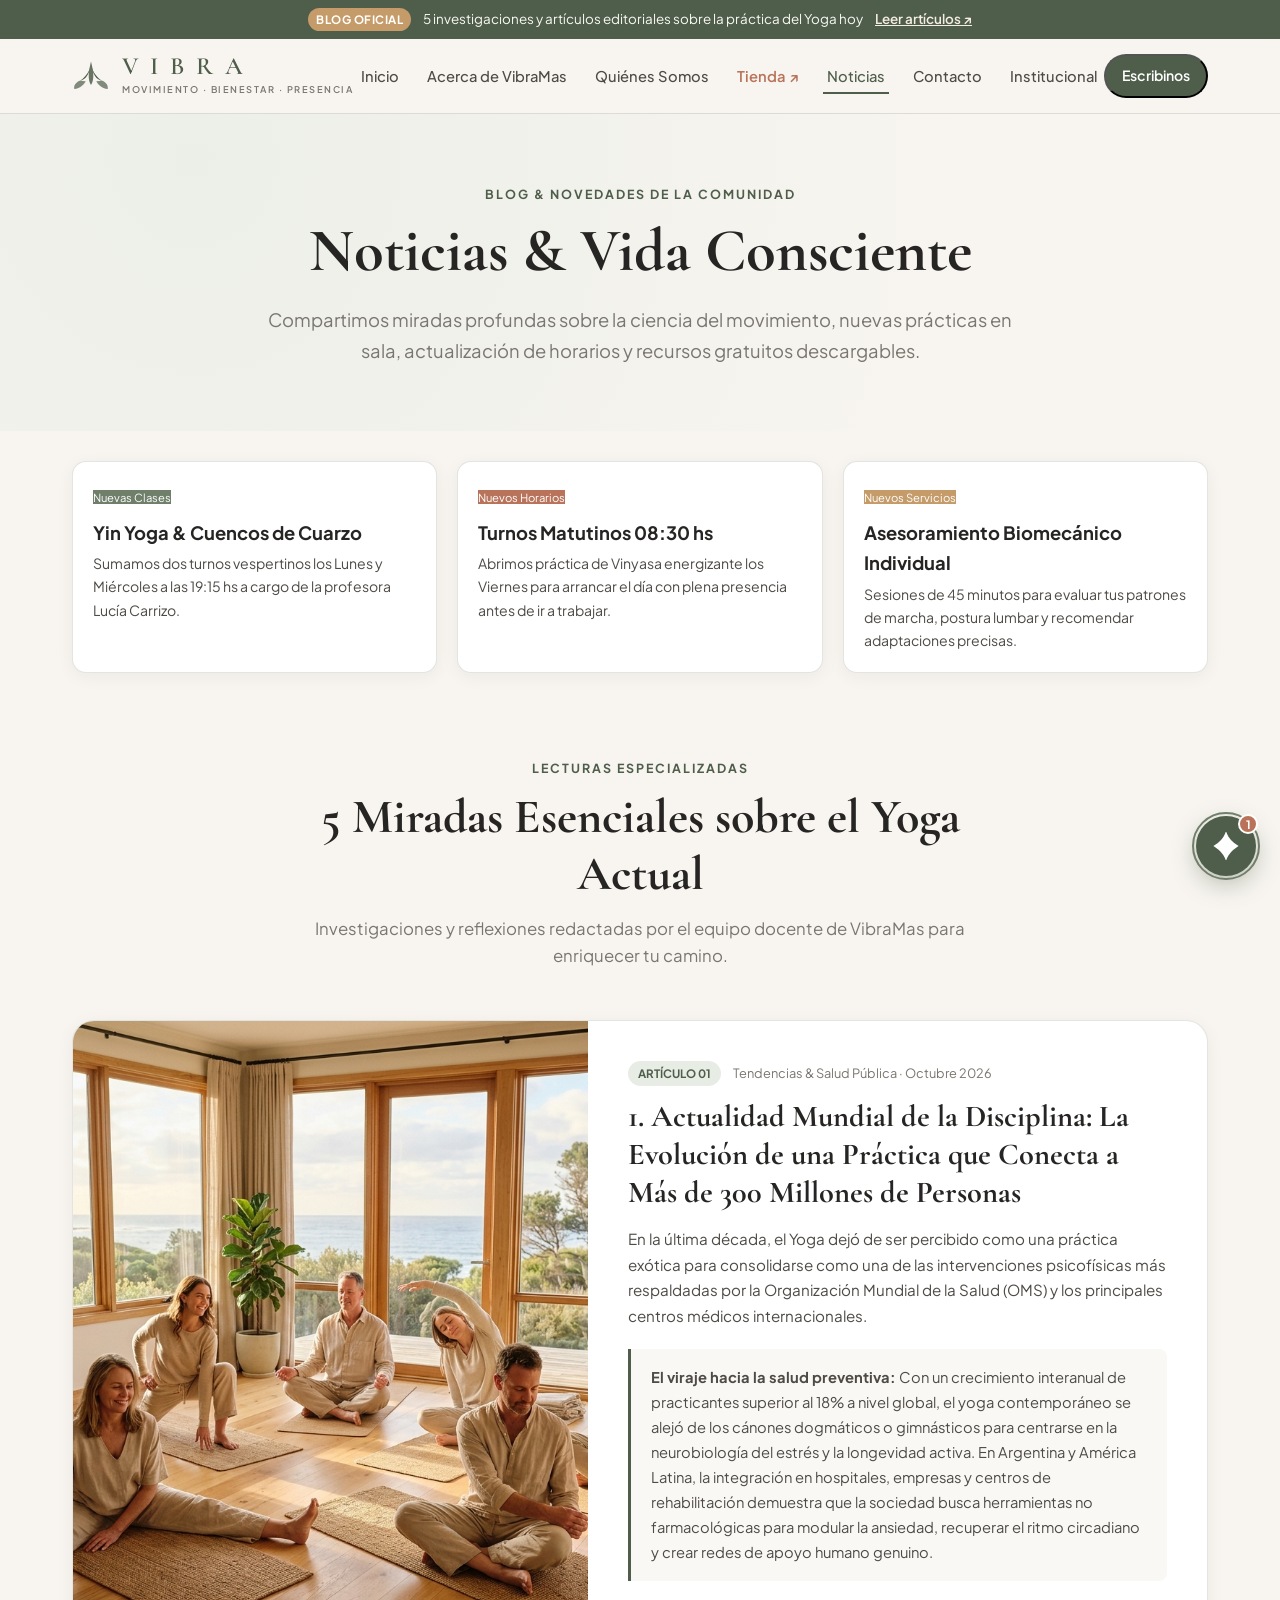
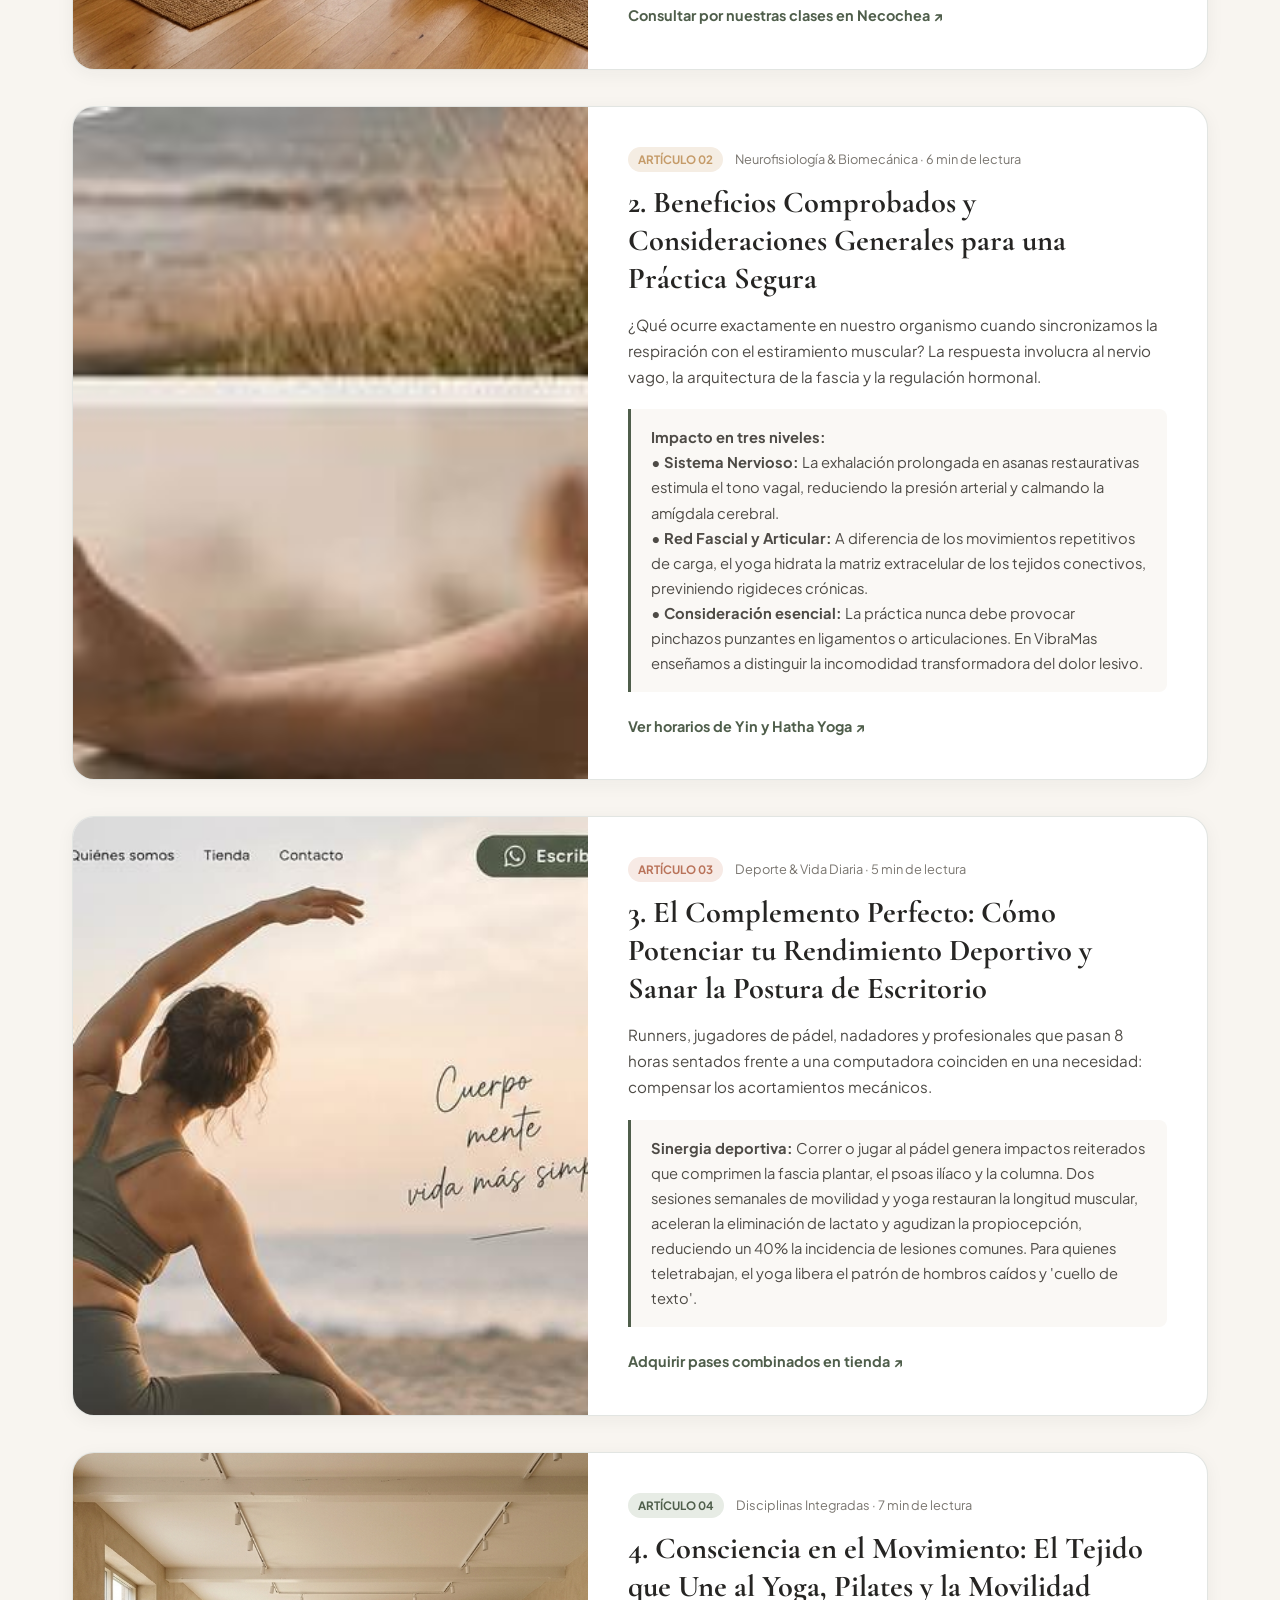
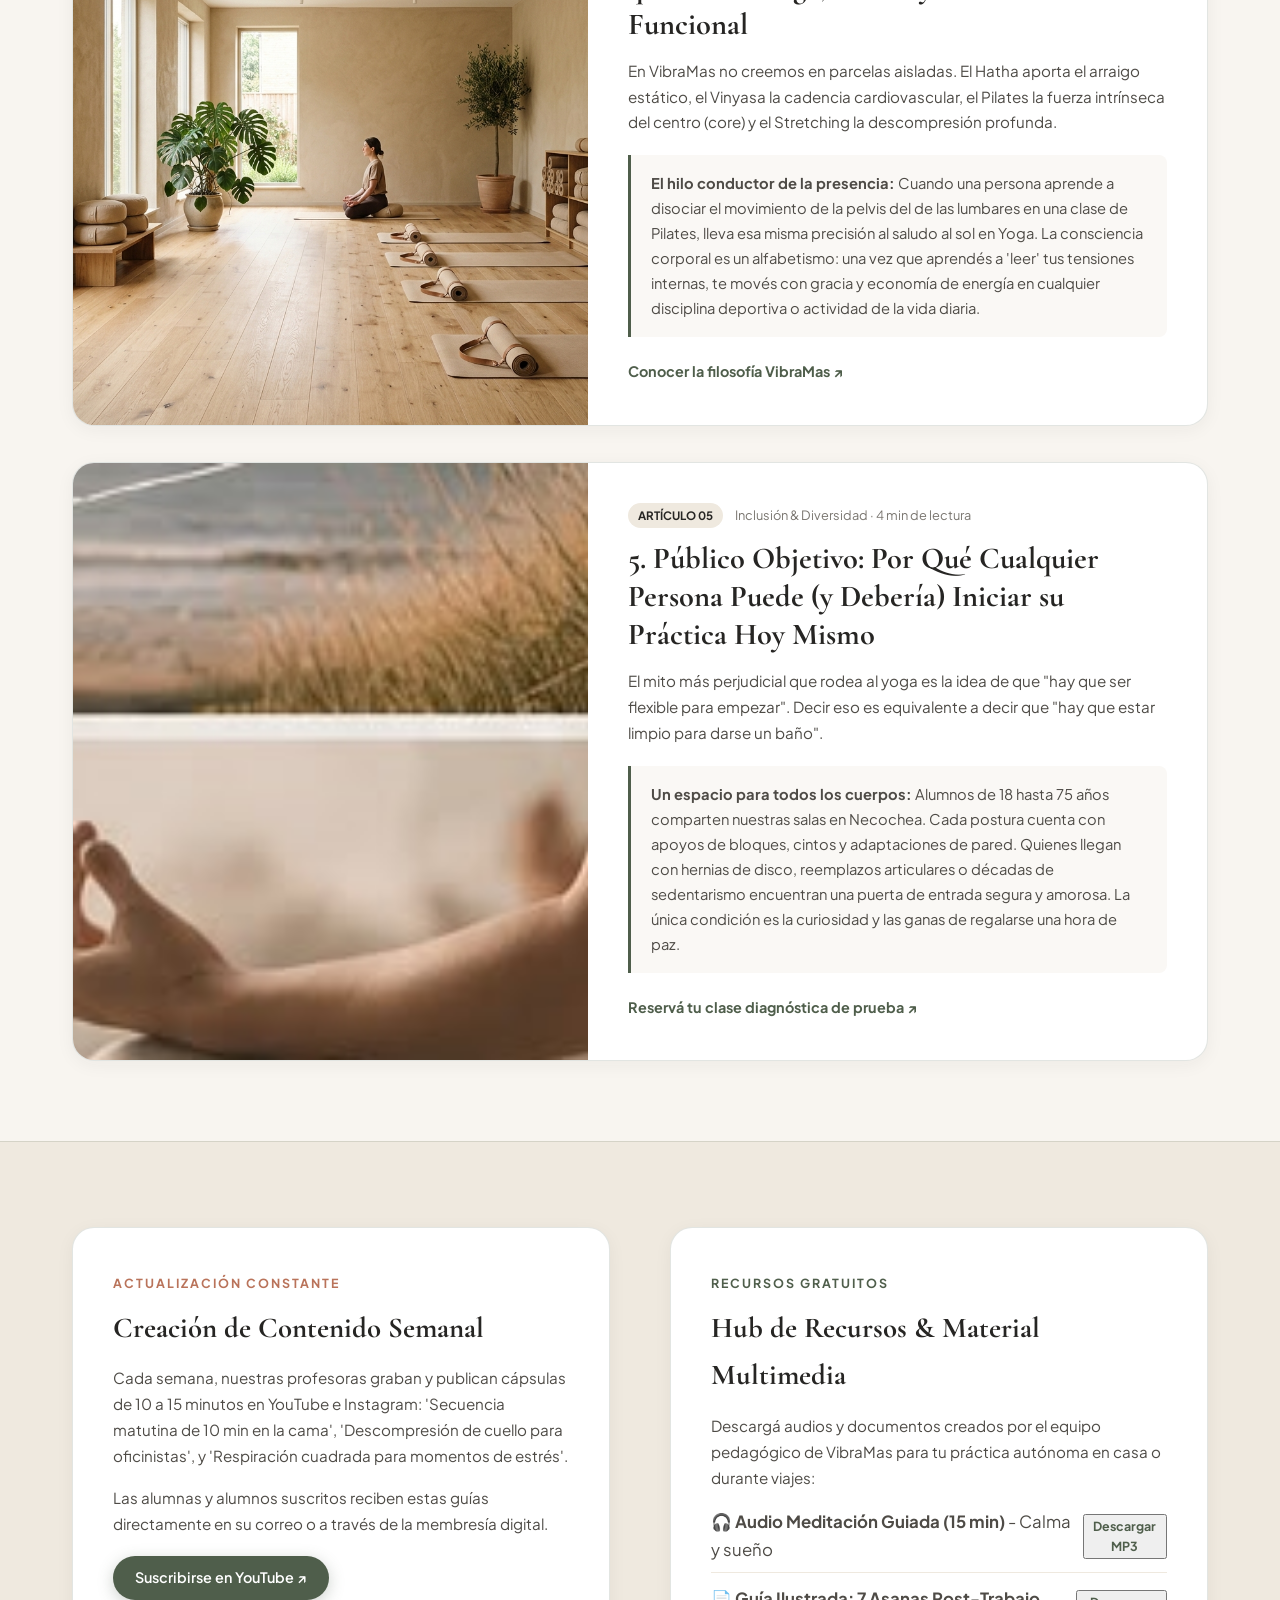
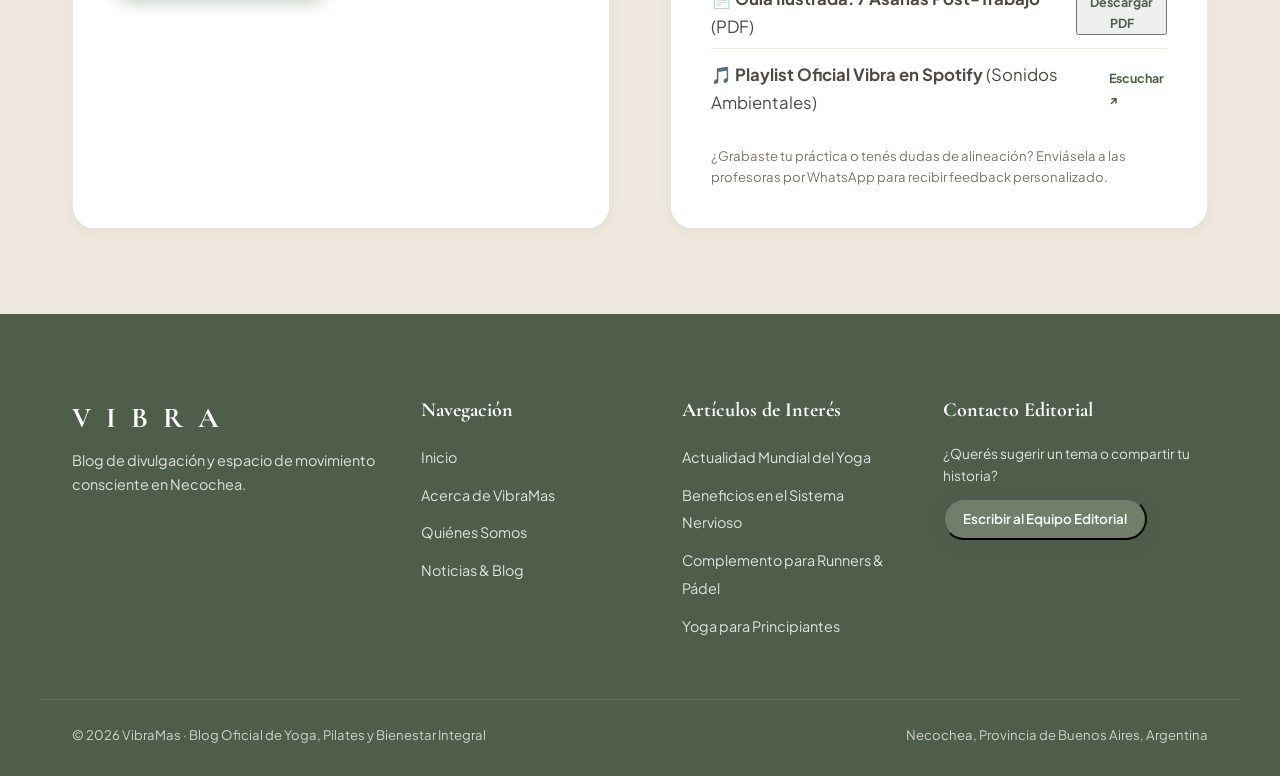
<file: noticias.html>
<!DOCTYPE html>
<html lang="es">
<head>
  <meta charset="UTF-8">
  <meta name="viewport" content="width=device-width, initial-scale=1.0, viewport-fit=cover">
  <title>Noticias, Novedades & Blog de Yoga | VibraMas Movimiento Consciente</title>
  
  <meta name="description" content="Artículos de divulgación y novedades sobre Yoga, Pilates y salud integral: actualidad mundial de la disciplina, beneficios comprobados, complementación deportiva y guía de inicio.">
  <meta name="keywords" content="Noticias Yoga, Blog Yoga Necochea, Beneficios del Yoga, Yoga y deporte, Practicantes de Yoga en el mundo, Yoga para principiantes, VibraMas">
  <link rel="canonical" href="https://vibramas.com.ar/noticias.html">

  <meta name="geo.region" content="AR-B">
  <meta name="geo.placename" content="Necochea">
  <meta name="geo.position" content="-38.55452;-58.73961">
  <meta name="ICBM" content="-38.55452, -58.73961">

  <link rel="icon" type="image/svg+xml" href="data:image/svg+xml,<svg xmlns='http://www.w3.org/2000/svg' viewBox='0 0 100 100'><path fill='%234F5E4B' d='M50 15 C45 35 30 45 10 50 C30 55 45 65 50 85 C55 65 70 55 90 50 C70 45 55 35 50 15 Z'/></svg>">
  <link rel="stylesheet" href="styles.css">
</head>
<body>

  <!-- Top Announcement Bar -->
  <aside class="top-notice-bar" aria-label="Aviso noticias">
    <span class="pill-tag">Blog Oficial</span>
    <span>5 investigaciones y artículos editoriales sobre la práctica del Yoga hoy</span>
    <a href="#articulos">Leer artículos ↗</a>
  </aside>

  <!-- Sticky Header -->
  <header class="site-header" id="topHeader">
    <div class="container nav-container">
      <a href="index.html" class="brand-logo-wrap">
        <svg class="brand-lotus-icon" viewBox="0 0 100 80" fill="none" xmlns="http://www.w3.org/2000/svg">
          <path d="M50 8 C48 24 38 42 22 52 C36 50 46 36 50 8 Z" fill="currentColor"/>
          <path d="M50 8 C52 24 62 42 78 52 C64 50 54 36 50 8 Z" fill="currentColor"/>
          <path d="M50 2 C44 26 40 48 50 64 C60 48 56 26 50 2 Z" fill="currentColor" opacity="0.85"/>
          <path d="M22 52 C12 55 4 64 6 74 C16 75 32 64 36 54 C31 54 26 53 22 52 Z" fill="currentColor" opacity="0.7"/>
          <path d="M78 52 C88 55 96 64 94 74 C84 75 68 64 64 54 C69 54 74 53 78 52 Z" fill="currentColor" opacity="0.7"/>
        </svg>
        <div class="brand-text-block">
          <span class="brand-name">V I B R A</span>
          <span class="brand-tagline">MOVIMIENTO · BIENESTAR · PRESENCIA</span>
        </div>
      </a>

      <nav class="main-navigation" id="mainNav">
        <a href="index.html" class="nav-link">Inicio</a>
        <a href="acerca.html" class="nav-link">Acerca de VibraMas</a>
        <a href="quienes-somos.html" class="nav-link">Quiénes Somos</a>
        <a href="tienda.html" class="nav-link store-link">Tienda ↗</a>
        <a href="noticias.html" class="nav-link active">Noticias</a>
        <a href="contacto.html" class="nav-link">Contacto</a>
        <a href="institucional.html" class="nav-link">Institucional</a>
      </nav>

      <div class="header-actions">
        <button class="btn-header-action" data-secure-action="whatsapp" data-secure-param="Hola chicas de Vibra! Quiero consultar por las nuevas clases y novedades">
          <span>Escribinos</span>
        </button>
        <button class="mobile-menu-btn" aria-label="Abrir menú" aria-expanded="false">
          <svg viewBox="0 0 24 24" fill="none" stroke="currentColor" stroke-width="2.2" stroke-linecap="round"><line x1="3" y1="12" x2="21" y2="12"></line><line x1="3" y1="6" x2="21" y2="6"></line><line x1="3" y1="18" x2="21" y2="18"></line></svg>
        </button>
      </div>
    </div>
  </header>

  <main>
    <!-- Portada de Noticias -->
    <section class="hero-section" style="padding: clamp(35px, 6vw, 65px) 0; background: radial-gradient(circle at 15% 15%, rgba(231, 236, 229, 0.7) 0%, rgba(248, 245, 240, 1) 70%);">
      <div class="container" style="max-width: 850px; text-align: center;">
        <span class="section-tag">Blog & Novedades de la Comunidad</span>
        <h1 class="section-title" style="font-size: clamp(2.2rem, 6vw, 3.8rem); margin-bottom: 16px;">Noticias & Vida Consciente</h1>
        <p class="section-subtitle" style="font-size: 1.15rem; line-height: 1.7;">
          Compartimos miradas profundas sobre la ciencia del movimiento, nuevas prácticas en sala, actualización de horarios y recursos gratuitos descargables.
        </p>
      </div>
    </section>

    <!-- Panel de Actualizaciones Rápida (Nuevas Clases, Horarios, Servicios) -->
    <section class="container" style="padding: 30px var(--container-padding) 0;">
      <div style="display: grid; grid-template-columns: repeat(auto-fit, minmax(260px, 1fr)); gap: 20px;">
        <div style="background: #fff; border: 1px solid var(--border-color); border-radius: var(--radius-md); padding: 20px; box-shadow: var(--shadow-subtle);">
          <span class="pill-tag" style="background: var(--bg-sage); color: #fff; font-size: 0.7rem;">Nuevas Clases</span>
          <h3 style="font-size: 1.15rem; margin: 8px 0 4px; color: var(--text-dark);">Yin Yoga & Cuencos de Cuarzo</h3>
          <p style="font-size: 0.88rem; color: var(--text-body);">Sumamos dos turnos vespertinos los Lunes y Miércoles a las 19:15 hs a cargo de la profesora Lucía Carrizo.</p>
        </div>

        <div style="background: #fff; border: 1px solid var(--border-color); border-radius: var(--radius-md); padding: 20px; box-shadow: var(--shadow-subtle);">
          <span class="pill-tag" style="background: var(--accent-terracotta); color: #fff; font-size: 0.7rem;">Nuevos Horarios</span>
          <h3 style="font-size: 1.15rem; margin: 8px 0 4px; color: var(--text-dark);">Turnos Matutinos 08:30 hs</h3>
          <p style="font-size: 0.88rem; color: var(--text-body);">Abrimos práctica de Vinyasa energizante los Viernes para arrancar el día con plena presencia antes de ir a trabajar.</p>
        </div>

        <div style="background: #fff; border: 1px solid var(--border-color); border-radius: var(--radius-md); padding: 20px; box-shadow: var(--shadow-subtle);">
          <span class="pill-tag" style="background: var(--accent-gold); color: #fff; font-size: 0.7rem;">Nuevos Servicios</span>
          <h3 style="font-size: 1.15rem; margin: 8px 0 4px; color: var(--text-dark);">Asesoramiento Biomecánico Individual</h3>
          <p style="font-size: 0.88rem; color: var(--text-body);">Sesiones de 45 minutos para evaluar tus patrones de marcha, postura lumbar y recomendar adaptaciones precisas.</p>
        </div>
      </div>
    </section>

    <!-- 5 ARTÍCULOS COMPLETOS DE YOGA REQUERIDOS -->
    <section class="container" id="articulos" style="padding: clamp(45px, 7vw, 80px) var(--container-padding);">
      <div class="section-head">
        <span class="section-tag">Lecturas Especializadas</span>
        <h2 class="section-title">5 Miradas Esenciales sobre el Yoga Actual</h2>
        <p class="section-subtitle">Investigaciones y reflexiones redactadas por el equipo docente de VibraMas para enriquecer tu camino.</p>
      </div>

      <div class="blog-articles-list">
        <!-- ARTÍCULO 1: Actualidad Mundial -->
        <article class="article-card-featured">
          <div class="article-thumb-box">
            <img src="assets/workshop-group.jpg" alt="Comunidad global practicando yoga" class="article-thumb-img">
          </div>
          <div class="article-content-body">
            <div class="article-meta-row">
              <span class="article-badge">Artículo 01</span>
              <span>Tendencias & Salud Pública · Octubre 2026</span>
            </div>
            <h3 class="article-title">
              1. Actualidad Mundial de la Disciplina: La Evolución de una Práctica que Conecta a Más de 300 Millones de Personas
            </h3>
            <p class="article-excerpt">
              En la última década, el Yoga dejó de ser percibido como una práctica exótica para consolidarse como una de las intervenciones psicofísicas más respaldadas por la Organización Mundial de la Salud (OMS) y los principales centros médicos internacionales.
            </p>
            <div class="article-rich-body">
              <strong>El viraje hacia la salud preventiva:</strong> Con un crecimiento interanual de practicantes superior al 18% a nivel global, el yoga contemporáneo se alejó de los cánones dogmáticos o gimnásticos para centrarse en la neurobiología del estrés y la longevidad activa. En Argentina y América Latina, la integración en hospitales, empresas y centros de rehabilitación demuestra que la sociedad busca herramientas no farmacológicas para modular la ansiedad, recuperar el ritmo circadiano y crear redes de apoyo humano genuino.
            </div>
            <a href="contacto.html" class="article-link-read">Consultar por nuestras clases en Necochea ↗</a>
          </div>
        </article>

        <!-- ARTÍCULO 2: Beneficios y Consideraciones Generales -->
        <article class="article-card-featured">
          <div class="article-thumb-box">
            <img src="assets/meditation-hands.jpg" alt="Meditación y respiración consciente" class="article-thumb-img">
          </div>
          <div class="article-content-body">
            <div class="article-meta-row">
              <span class="article-badge" style="background: var(--accent-gold-soft); color: var(--accent-gold);">Artículo 02</span>
              <span>Neurofisiología & Biomecánica · 6 min de lectura</span>
            </div>
            <h3 class="article-title">
              2. Beneficios Comprobados y Consideraciones Generales para una Práctica Segura
            </h3>
            <p class="article-excerpt">
              ¿Qué ocurre exactamente en nuestro organismo cuando sincronizamos la respiración con el estiramiento muscular? La respuesta involucra al nervio vago, la arquitectura de la fascia y la regulación hormonal.
            </p>
            <div class="article-rich-body">
              <strong>Impacto en tres niveles:</strong><br>
              <strong>• Sistema Nervioso:</strong> La exhalación prolongada en asanas restaurativas estimula el tono vagal, reduciendo la presión arterial y calmando la amígdala cerebral.<br>
              <strong>• Red Fascial y Articular:</strong> A diferencia de los movimientos repetitivos de carga, el yoga hidrata la matriz extracelular de los tejidos conectivos, previniendo rigideces crónicas.<br>
              <strong>• Consideración esencial:</strong> La práctica nunca debe provocar pinchazos punzantes en ligamentos o articulaciones. En VibraMas enseñamos a distinguir la incomodidad transformadora del dolor lesivo.
            </div>
            <a href="quienes-somos.html#horarios" class="article-link-read">Ver horarios de Yin y Hatha Yoga ↗</a>
          </div>
        </article>

        <!-- ARTÍCULO 3: Complementación con Actividades y Rutina Diaria -->
        <article class="article-card-featured">
          <div class="article-thumb-box">
            <img src="assets/hero-woman-beach.jpg" alt="Yoga en la naturaleza complementando el deporte" class="article-thumb-img">
          </div>
          <div class="article-content-body">
            <div class="article-meta-row">
              <span class="article-badge" style="background: var(--accent-terracotta-soft); color: var(--accent-terracotta);">Artículo 03</span>
              <span>Deporte & Vida Diaria · 5 min de lectura</span>
            </div>
            <h3 class="article-title">
              3. El Complemento Perfecto: Cómo Potenciar tu Rendimiento Deportivo y Sanar la Postura de Escritorio
            </h3>
            <p class="article-excerpt">
              Runners, jugadores de pádel, nadadores y profesionales que pasan 8 horas sentados frente a una computadora coinciden en una necesidad: compensar los acortamientos mecánicos.
            </p>
            <div class="article-rich-body">
              <strong>Sinergia deportiva:</strong> Correr o jugar al pádel genera impactos reiterados que comprimen la fascia plantar, el psoas ilíaco y la columna. Dos sesiones semanales de movilidad y yoga restauran la longitud muscular, aceleran la eliminación de lactato y agudizan la propiocepción, reduciendo un 40% la incidencia de lesiones comunes. Para quienes teletrabajan, el yoga libera el patrón de hombros caídos y 'cuello de texto'.
            </div>
            <a href="tienda.html" class="article-link-read">Adquirir pases combinados en tienda ↗</a>
          </div>
        </article>

        <!-- ARTÍCULO 4: Consciencia en el Movimiento -->
        <article class="article-card-featured">
          <div class="article-thumb-box">
            <img src="assets/studio-space.jpg" alt="Espacio de práctica y consciencia corporal" class="article-thumb-img">
          </div>
          <div class="article-content-body">
            <div class="article-meta-row">
              <span class="article-badge">Artículo 04</span>
              <span>Disciplinas Integradas · 7 min de lectura</span>
            </div>
            <h3 class="article-title">
              4. Consciencia en el Movimiento: El Tejido que Une al Yoga, Pilates y la Movilidad Funcional
            </h3>
            <p class="article-excerpt">
              En VibraMas no creemos en parcelas aisladas. El Hatha aporta el arraigo estático, el Vinyasa la cadencia cardiovascular, el Pilates la fuerza intrínseca del centro (core) y el Stretching la descompresión profunda.
            </p>
            <div class="article-rich-body">
              <strong>El hilo conductor de la presencia:</strong> Cuando una persona aprende a disociar el movimiento de la pelvis del de las lumbares en una clase de Pilates, lleva esa misma precisión al saludo al sol en Yoga. La consciencia corporal es un alfabetismo: una vez que aprendés a 'leer' tus tensiones internas, te movés con gracia y economía de energía en cualquier disciplina deportiva o actividad de la vida diaria.
            </div>
            <a href="acerca.html" class="article-link-read">Conocer la filosofía VibraMas ↗</a>
          </div>
        </article>

        <!-- ARTÍCULO 5: Público Objetivo Sin Barreras -->
        <article class="article-card-featured">
          <div class="article-thumb-box">
            <img src="assets/clases-photo.png" alt="Personas de todas las edades compartiendo la práctica" class="article-thumb-img">
          </div>
          <div class="article-content-body">
            <div class="article-meta-row">
              <span class="article-badge" style="background: var(--bg-sand-warm); color: var(--text-dark);">Artículo 05</span>
              <span>Inclusión & Diversidad · 4 min de lectura</span>
            </div>
            <h3 class="article-title">
              5. Público Objetivo: Por Qué Cualquier Persona Puede (y Debería) Iniciar su Práctica Hoy Mismo
            </h3>
            <p class="article-excerpt">
              El mito más perjudicial que rodea al yoga es la idea de que "hay que ser flexible para empezar". Decir eso es equivalente a decir que "hay que estar limpio para darse un baño".
            </p>
            <div class="article-rich-body">
              <strong>Un espacio para todos los cuerpos:</strong> Alumnos de 18 hasta 75 años comparten nuestras salas en Necochea. Cada postura cuenta con apoyos de bloques, cintos y adaptaciones de pared. Quienes llegan con hernias de disco, reemplazos articulares o décadas de sedentarismo encuentran una puerta de entrada segura y amorosa. La única condición es la curiosidad y las ganas de regalarse una hora de paz.
            </div>
            <a href="quienes-somos.html#horarios" class="article-link-read">Reservá tu clase diagnóstica de prueba ↗</a>
          </div>
        </article>
      </div>
    </section>

    <!-- 5. e) Creación de Contenido Semanal & f) Espacio para Intercambio de Material Multimedia -->
    <section style="background-color: var(--bg-sand-warm); padding: clamp(50px, 8vw, 85px) 0; border-top: 1px solid var(--border-color);">
      <div class="container">
        <div style="display: grid; grid-template-columns: 1fr 1fr; gap: clamp(30px, 6vw, 60px);">
          <!-- Contenido Semanal -->
          <div style="background: #fff; border-radius: var(--radius-lg); padding: clamp(24px, 5vw, 40px); border: 1px solid var(--border-color); box-shadow: var(--shadow-subtle);">
            <span class="section-tag" style="color: var(--accent-terracotta);">Actualización Constante</span>
            <h3 style="font-family: var(--font-serif); font-size: 1.8rem; color: var(--text-dark); margin-bottom: 14px;">
              Creación de Contenido Semanal
            </h3>
            <p style="font-size: 0.95rem; line-height: 1.7; color: var(--text-body); margin-bottom: 16px;">
              Cada semana, nuestras profesoras graban y publican cápsulas de 10 a 15 minutos en YouTube e Instagram: 'Secuencia matutina de 10 min en la cama', 'Descompresión de cuello para oficinistas', y 'Respiración cuadrada para momentos de estrés'.
            </p>
            <p style="font-size: 0.95rem; line-height: 1.7; color: var(--text-body); margin-bottom: 20px;">
              Las alumnas y alumnos suscritos reciben estas guías directamente en su correo o a través de la membresía digital.
            </p>
            <a href="https://www.youtube.com/@vibramas_yoga" target="_blank" rel="noopener noreferrer" class="btn-hero-primary" style="font-size: 0.9rem; padding: 10px 22px;">
              <span>Suscribirse en YouTube ↗</span>
            </a>
          </div>

          <!-- Intercambio Multimedia -->
          <div style="background: #fff; border-radius: var(--radius-lg); padding: clamp(24px, 5vw, 40px); border: 1px solid var(--border-color); box-shadow: var(--shadow-subtle);">
            <span class="section-tag" style="color: var(--bg-sage-dark);">Recursos Gratuitos</span>
            <h3 style="font-family: var(--font-serif); font-size: 1.8rem; color: var(--text-dark); margin-bottom: 14px;">
              Hub de Recursos & Material Multimedia
            </h3>
            <p style="font-size: 0.95rem; line-height: 1.7; color: var(--text-body); margin-bottom: 18px;">
              Descargá audios y documentos creados por el equipo pedagógico de VibraMas para tu práctica autónoma en casa o durante viajes:
            </p>
            <ul style="display: flex; flex-direction: column; gap: 12px; margin-bottom: 24px;">
              <li style="display: flex; justify-content: space-between; align-items: center; border-bottom: 1px solid var(--bg-sand-warm); padding-bottom: 8px;">
                <span>🎧 <strong>Audio Meditación Guiada (15 min)</strong> - Calma y sueño</span>
                <button class="btn-card-reserve" onclick="alert('Iniciando descarga de Audio MP3 Vibra...');">Descargar MP3</button>
              </li>
              <li style="display: flex; justify-content: space-between; align-items: center; border-bottom: 1px solid var(--bg-sand-warm); padding-bottom: 8px;">
                <span>📄 <strong>Guía Ilustrada: 7 Asanas Post-Trabajo</strong> (PDF)</span>
                <button class="btn-card-reserve" onclick="alert('Abriendo Guía en PDF...');">Descargar PDF</button>
              </li>
              <li style="display: flex; justify-content: space-between; align-items: center; padding-bottom: 4px;">
                <span>🎵 <strong>Playlist Oficial Vibra en Spotify</strong> (Sonidos Ambientales)</span>
                <a href="https://spotify.com" target="_blank" rel="noopener noreferrer" class="btn-card-reserve">Escuchar ↗</a>
              </li>
            </ul>
            <p style="font-size: 0.82rem; color: var(--text-muted);">
              ¿Grabaste tu práctica o tenés dudas de alineación? Enviásela a las profesoras por WhatsApp para recibir feedback personalizado.
            </p>
          </div>
        </div>
      </div>
    </section>
  </main>

  <!-- Footer -->
  <footer class="site-footer">
    <div class="container footer-grid">
      <div>
        <h3 class="footer-brand-title">V I B R A</h3>
        <p class="footer-brand-desc">
          Blog de divulgación y espacio de movimiento consciente en Necochea.
        </p>
      </div>

      <div>
        <h4 class="footer-heading">Navegación</h4>
        <ul class="footer-links-list">
          <li><a href="index.html">Inicio</a></li>
          <li><a href="acerca.html">Acerca de VibraMas</a></li>
          <li><a href="quienes-somos.html">Quiénes Somos</a></li>
          <li><a href="noticias.html">Noticias & Blog</a></li>
        </ul>
      </div>

      <div>
        <h4 class="footer-heading">Artículos de Interés</h4>
        <ul class="footer-links-list">
          <li><a href="#articulos">Actualidad Mundial del Yoga</a></li>
          <li><a href="#articulos">Beneficios en el Sistema Nervioso</a></li>
          <li><a href="#articulos">Complemento para Runners & Pádel</a></li>
          <li><a href="#articulos">Yoga para Principiantes</a></li>
        </ul>
      </div>

      <div>
        <h4 class="footer-heading">Contacto Editorial</h4>
        <p style="font-size: 0.85rem; opacity: 0.85; margin-bottom: 10px;">¿Querés sugerir un tema o compartir tu historia?</p>
        <button class="btn-hero-primary" data-secure-action="email" data-secure-param="Propuesta Editorial Blog Vibra" style="padding: 8px 18px; font-size: 0.84rem; background: var(--bg-sage);">
          <span>Escribir al Equipo Editorial</span>
        </button>
      </div>
    </div>

    <div class="container footer-bottom-bar">
      <div>© 2026 VibraMas · Blog Oficial de Yoga, Pilates y Bienestar Integral</div>
      <div>Necochea, Provincia de Buenos Aires, Argentina</div>
    </div>
  </footer>

  <script src="media-config.js"></script>
  <script src="security.js"></script>
  <script src="chatbot.js"></script>
  <script src="app.js"></script>
</body>
</html>
</file>
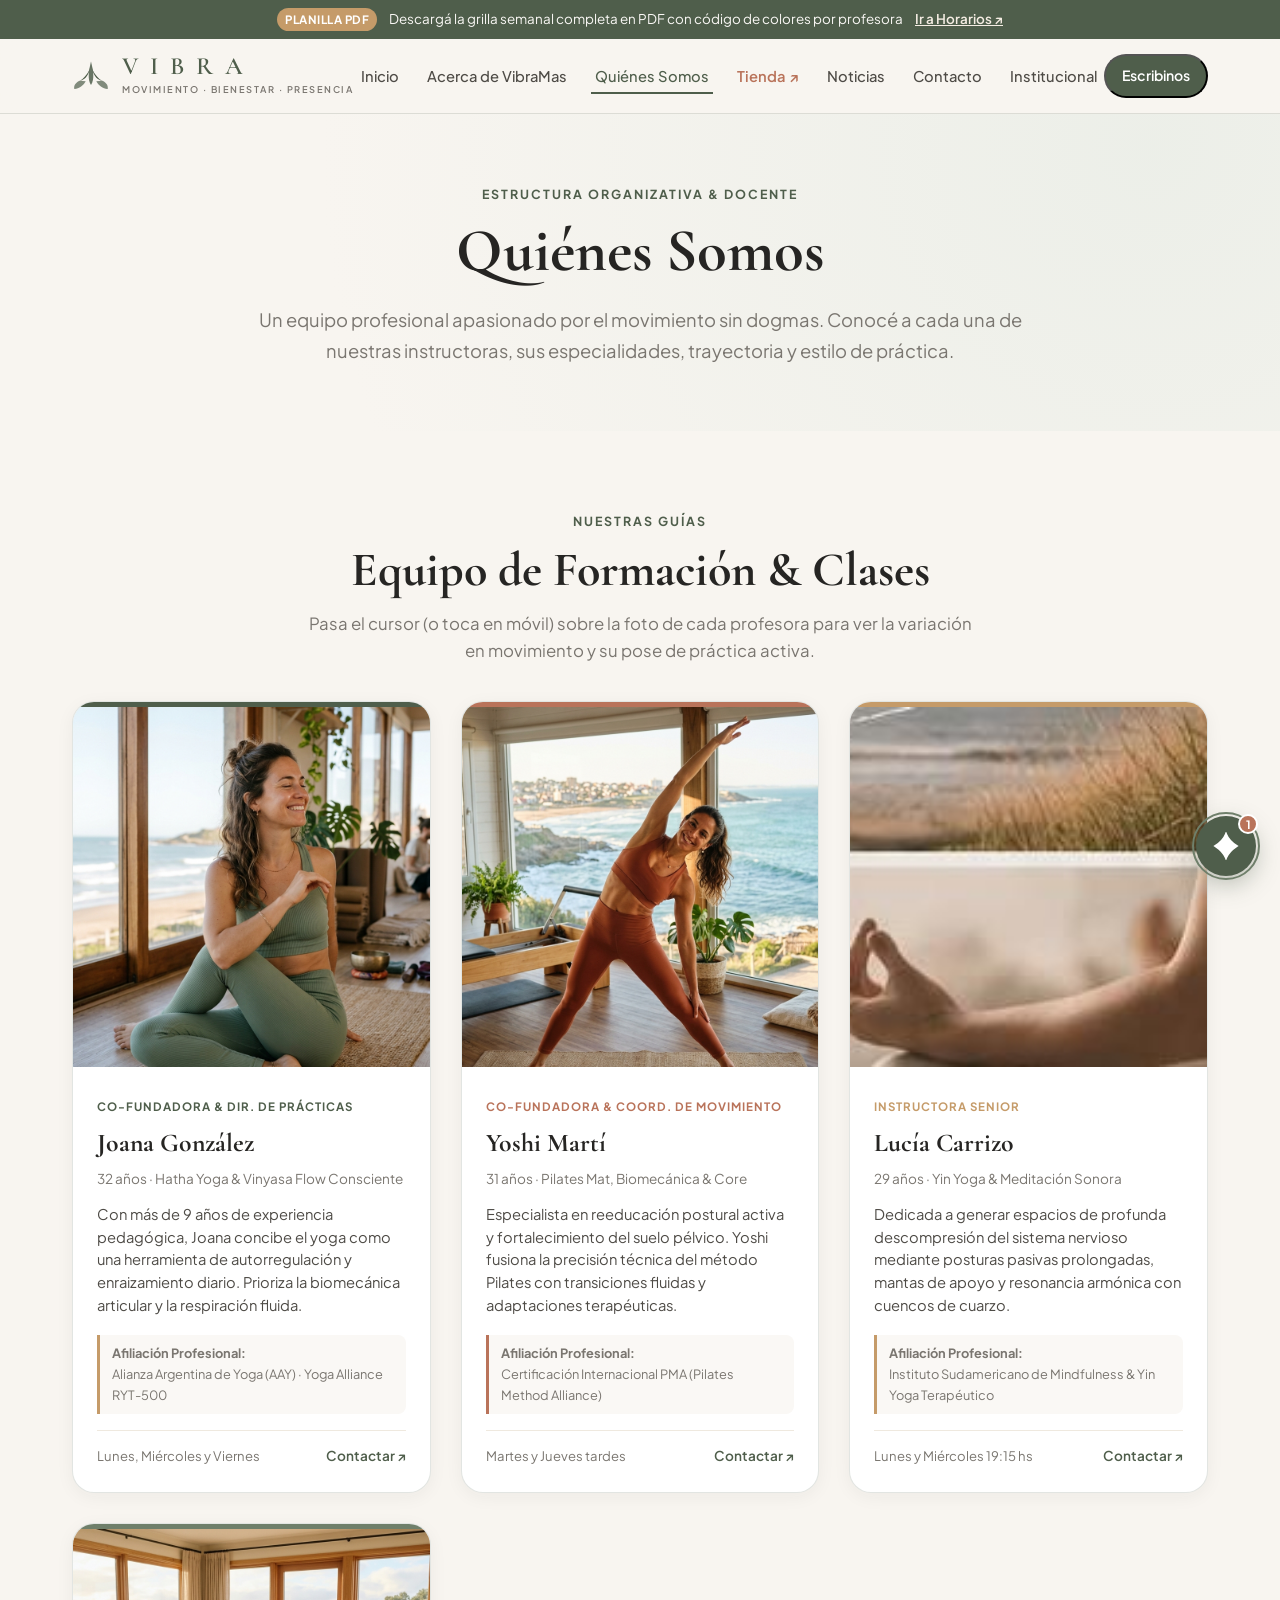
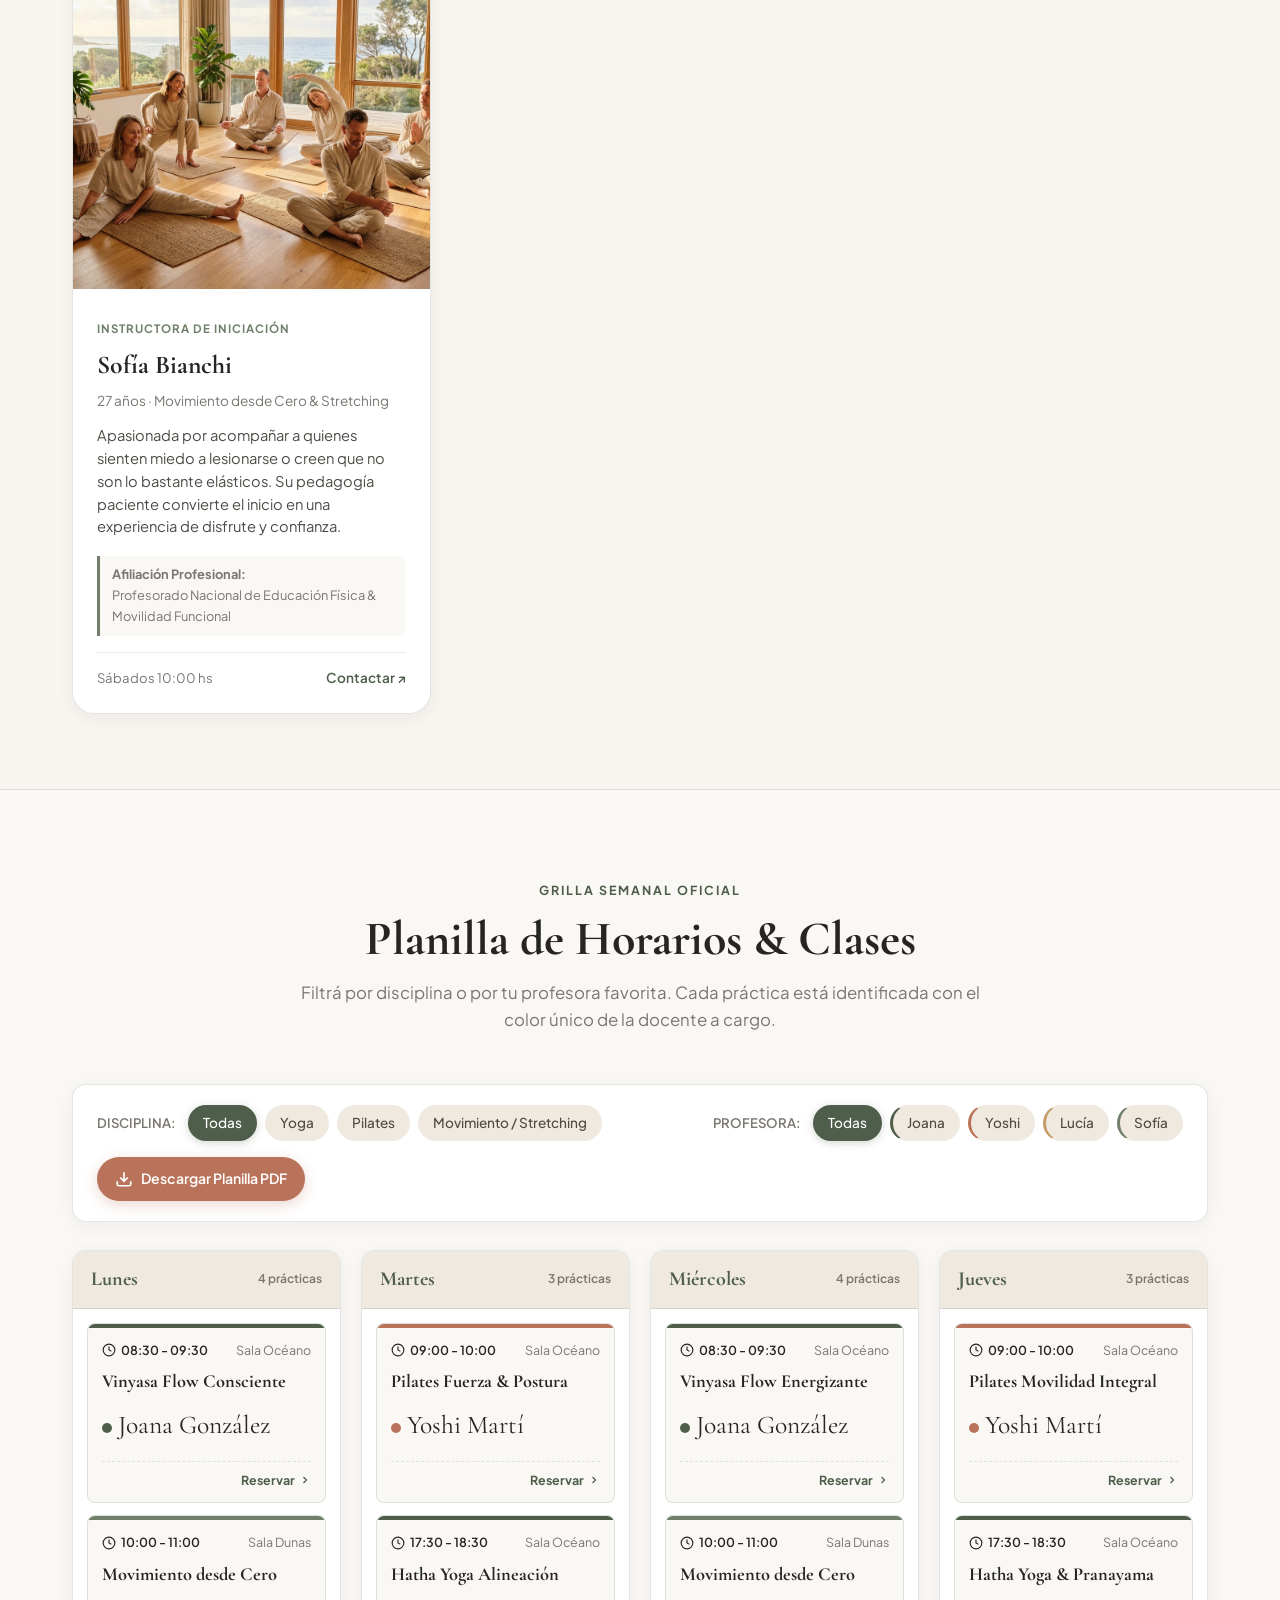
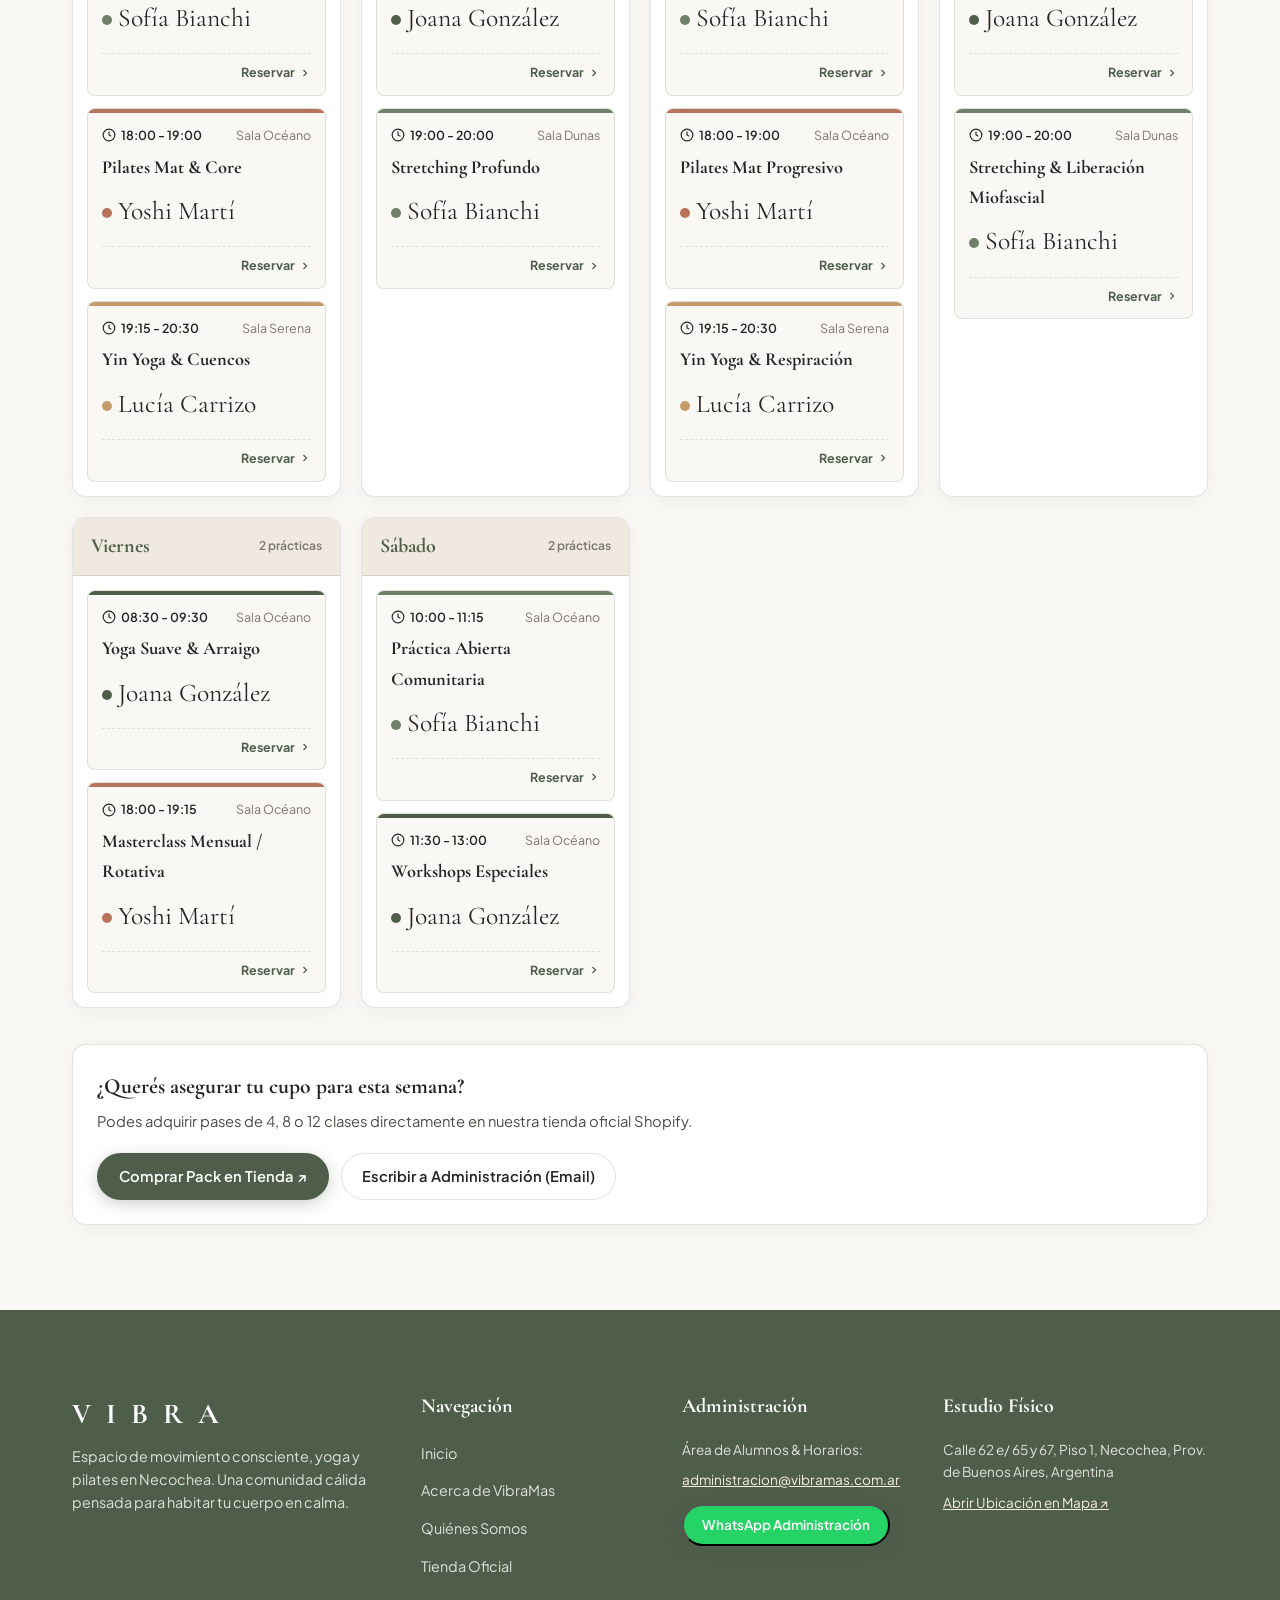
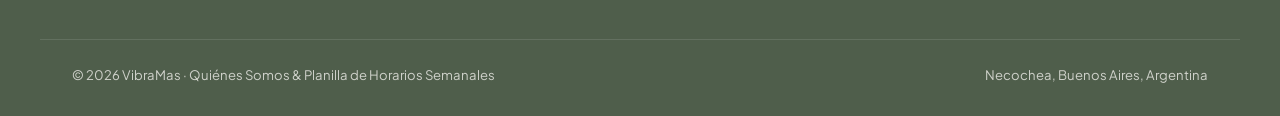
<file: quienes-somos.html>
<!DOCTYPE html>
<html lang="es">
<head>
  <meta charset="UTF-8">
  <meta name="viewport" content="width=device-width, initial-scale=1.0, viewport-fit=cover">
  <title>Quiénes Somos & Planilla de Horarios Semanales | VibraMas Necochea</title>
  
  <meta name="description" content="Conocé a las profesoras y estructura docente de VibraMas: Joana, Yoshi, Lucía y Sofía. Consultá la planilla de horarios interactiva y descargala en formato PDF oficial.">
  <meta name="keywords" content="Profesoras de Yoga Necochea, Profesores Pilates, Horarios de Yoga, Planilla PDF Horarios, Joana Gonzalez, Yoshi Marti, VibraMas">
  <link rel="canonical" href="https://vibramas.com.ar/quienes-somos.html">

  <meta name="geo.region" content="AR-B">
  <meta name="geo.placename" content="Necochea">
  <meta name="geo.position" content="-38.55452;-58.73961">
  <meta name="ICBM" content="-38.55452, -58.73961">

  <link rel="icon" type="image/svg+xml" href="data:image/svg+xml,<svg xmlns='http://www.w3.org/2000/svg' viewBox='0 0 100 100'><path fill='%234F5E4B' d='M50 15 C45 35 30 45 10 50 C30 55 45 65 50 85 C55 65 70 55 90 50 C70 45 55 35 50 15 Z'/></svg>">
  <link rel="stylesheet" href="styles.css">
</head>
<body>

  <!-- Top Notice Bar -->
  <aside class="top-notice-bar" aria-label="Aviso de novedades">
    <span class="pill-tag">Planilla PDF</span>
    <span>Descargá la grilla semanal completa en PDF con código de colores por profesora</span>
    <a href="#horarios">Ir a Horarios ↗</a>
  </aside>

  <!-- Sticky Header -->
  <header class="site-header" id="topHeader">
    <div class="container nav-container">
      <a href="index.html" class="brand-logo-wrap">
        <svg class="brand-lotus-icon" viewBox="0 0 100 80" fill="none" xmlns="http://www.w3.org/2000/svg">
          <path d="M50 8 C48 24 38 42 22 52 C36 50 46 36 50 8 Z" fill="currentColor"/>
          <path d="M50 8 C52 24 62 42 78 52 C64 50 54 36 50 8 Z" fill="currentColor"/>
          <path d="M50 2 C44 26 40 48 50 64 C60 48 56 26 50 2 Z" fill="currentColor" opacity="0.85"/>
          <path d="M22 52 C12 55 4 64 6 74 C16 75 32 64 36 54 C31 54 26 53 22 52 Z" fill="currentColor" opacity="0.7"/>
          <path d="M78 52 C88 55 96 64 94 74 C84 75 68 64 64 54 C69 54 74 53 78 52 Z" fill="currentColor" opacity="0.7"/>
        </svg>
        <div class="brand-text-block">
          <span class="brand-name">V I B R A</span>
          <span class="brand-tagline">MOVIMIENTO · BIENESTAR · PRESENCIA</span>
        </div>
      </a>

      <nav class="main-navigation" id="mainNav">
        <a href="index.html" class="nav-link">Inicio</a>
        <a href="acerca.html" class="nav-link">Acerca de VibraMas</a>
        <a href="quienes-somos.html" class="nav-link active">Quiénes Somos</a>
        <a href="tienda.html" class="nav-link store-link">Tienda ↗</a>
        <a href="noticias.html" class="nav-link">Noticias</a>
        <a href="contacto.html" class="nav-link">Contacto</a>
        <a href="institucional.html" class="nav-link">Institucional</a>
      </nav>

      <div class="header-actions">
        <button class="btn-header-action" data-secure-action="whatsapp" data-secure-param="Hola chicas de Vibra! Quiero reservar una clase con una profe">
          <span>Escribinos</span>
        </button>
        <button class="mobile-menu-btn" aria-label="Abrir menú" aria-expanded="false">
          <svg viewBox="0 0 24 24" fill="none" stroke="currentColor" stroke-width="2.2" stroke-linecap="round"><line x1="3" y1="12" x2="21" y2="12"></line><line x1="3" y1="6" x2="21" y2="6"></line><line x1="3" y1="18" x2="21" y2="18"></line></svg>
        </button>
      </div>
    </div>
  </header>

  <main>
    <!-- Encabezado de Página -->
    <section class="hero-section" style="padding: clamp(35px, 6vw, 65px) 0; background: radial-gradient(circle at 90% 10%, rgba(231, 236, 229, 0.7) 0%, rgba(248, 245, 240, 1) 70%);">
      <div class="container" style="max-width: 850px; text-align: center;">
        <span class="section-tag">Estructura Organizativa & Docente</span>
        <h1 class="section-title" style="font-size: clamp(2.2rem, 6vw, 3.8rem); margin-bottom: 16px;">Quiénes Somos</h1>
        <p class="section-subtitle" style="font-size: 1.15rem; line-height: 1.7;">
          Un equipo profesional apasionado por el movimiento sin dogmas. Conocé a cada una de nuestras instructoras, sus especialidades, trayectoria y estilo de práctica.
        </p>
      </div>
    </section>

    <!-- 3. a) Sección Profesional con Fotos Multi-Imagen Hover & Organigrama -->
    <section class="container" style="padding: clamp(40px, 7vw, 75px) var(--container-padding);">
      <div class="section-head" style="margin-bottom: 24px;">
        <span class="section-tag">Nuestras Guías</span>
        <h2 class="section-title">Equipo de Formación & Clases</h2>
        <p class="section-subtitle">
          Pasa el cursor (o toca en móvil) sobre la foto de cada profesora para ver la variación en movimiento y su pose de práctica activa.
        </p>
      </div>

      <div class="teachers-grid">
        <!-- Profe 1: Joana González -->
        <article class="teacher-card">
          <div class="teacher-color-strip" style="background-color: #4F5E4B;"></div>
          <div class="teacher-photo-container">
            <img src="assets/joana-pose.jpg" alt="Joana González profesora de Yoga en VibraMas" class="teacher-photo-layer photo-primary">
            <img src="assets/clases-photo.png" alt="Joana González guiando práctica activa" class="teacher-photo-layer photo-action">
          </div>
          <div class="teacher-info-body">
            <span class="teacher-role-badge">Co-Fundadora & Dir. de Prácticas</span>
            <h3 class="teacher-name">Joana González</h3>
            <p class="teacher-meta-sub">32 años · Hatha Yoga & Vinyasa Flow Consciente</p>
            <p class="teacher-bio">
              Con más de 9 años de experiencia pedagógica, Joana concibe el yoga como una herramienta de autorregulación y enraizamiento diario. Prioriza la biomecánica articular y la respiración fluida.
            </p>
            <div class="teacher-affiliation-box">
              <strong>Afiliación Profesional:</strong><br>
              Alianza Argentina de Yoga (AAY) · Yoga Alliance RYT-500
            </div>
            <div class="teacher-card-footer">
              <span style="font-size: 0.82rem; color: var(--text-muted);">Lunes, Miércoles y Viernes</span>
              <a href="#" data-secure-action="whatsapp" data-secure-param="Hola! Quisiera tomar clase con Joana Gonzalez" class="teacher-social-link">
                <span>Contactar ↗</span>
              </a>
            </div>
          </div>
        </article>

        <!-- Profe 2: Yoshi Martí -->
        <article class="teacher-card">
          <div class="teacher-color-strip" style="background-color: #B9735A;"></div>
          <div class="teacher-photo-container">
            <img src="assets/yoshi-pose.jpg" alt="Yoshi Martí instructora de Pilates en VibraMas" class="teacher-photo-layer photo-primary">
            <img src="assets/pillars-section.jpg" alt="Yoshi Martí en elongación activa de Pilates" class="teacher-photo-layer photo-action">
          </div>
          <div class="teacher-info-body">
            <span class="teacher-role-badge" style="color: var(--accent-terracotta);">Co-Fundadora & Coord. de Movimiento</span>
            <h3 class="teacher-name">Yoshi Martí</h3>
            <p class="teacher-meta-sub">31 años · Pilates Mat, Biomecánica & Core</p>
            <p class="teacher-bio">
              Especialista en reeducación postural activa y fortalecimiento del suelo pélvico. Yoshi fusiona la precisión técnica del método Pilates con transiciones fluidas y adaptaciones terapéuticas.
            </p>
            <div class="teacher-affiliation-box" style="border-left-color: var(--accent-terracotta);">
              <strong>Afiliación Profesional:</strong><br>
              Certificación Internacional PMA (Pilates Method Alliance)
            </div>
            <div class="teacher-card-footer">
              <span style="font-size: 0.82rem; color: var(--text-muted);">Martes y Jueves tardes</span>
              <a href="#" data-secure-action="whatsapp" data-secure-param="Hola! Quisiera consultar por las clases de Pilates con Yoshi" class="teacher-social-link">
                <span>Contactar ↗</span>
              </a>
            </div>
          </div>
        </article>

        <!-- Profe 3: Lucía Carrizo -->
        <article class="teacher-card">
          <div class="teacher-color-strip" style="background-color: #C59B69;"></div>
          <div class="teacher-photo-container">
            <img src="assets/meditation-hands.jpg" alt="Lucía Carrizo instructora de Yin Yoga" class="teacher-photo-layer photo-primary">
            <img src="assets/hero-woman-beach.jpg" alt="Lucía Carrizo meditación consciente" class="teacher-photo-layer photo-action">
          </div>
          <div class="teacher-info-body">
            <span class="teacher-role-badge" style="color: var(--accent-gold);">Instructora Senior</span>
            <h3 class="teacher-name">Lucía Carrizo</h3>
            <p class="teacher-meta-sub">29 años · Yin Yoga & Meditación Sonora</p>
            <p class="teacher-bio">
              Dedicada a generar espacios de profunda descompresión del sistema nervioso mediante posturas pasivas prolongadas, mantas de apoyo y resonancia armónica con cuencos de cuarzo.
            </p>
            <div class="teacher-affiliation-box" style="border-left-color: var(--accent-gold);">
              <strong>Afiliación Profesional:</strong><br>
              Instituto Sudamericano de Mindfulness & Yin Yoga Terapéutico
            </div>
            <div class="teacher-card-footer">
              <span style="font-size: 0.82rem; color: var(--text-muted);">Lunes y Miércoles 19:15 hs</span>
              <a href="#" data-secure-action="whatsapp" data-secure-param="Hola! Quisiera sumarme a Yin Yoga con Lucia" class="teacher-social-link">
                <span>Contactar ↗</span>
              </a>
            </div>
          </div>
        </article>

        <!-- Profe 4: Sofía Bianchi -->
        <article class="teacher-card">
          <div class="teacher-color-strip" style="background-color: #6F7F6A;"></div>
          <div class="teacher-photo-container">
            <img src="assets/workshop-group.jpg" alt="Sofía Bianchi instructora de Movimiento desde Cero" class="teacher-photo-layer photo-primary">
            <img src="assets/studio-space.jpg" alt="Sofía Bianchi en sala de estudio" class="teacher-photo-layer photo-action">
          </div>
          <div class="teacher-info-body">
            <span class="teacher-role-badge" style="color: var(--bg-sage);">Instructora de Iniciación</span>
            <h3 class="teacher-name">Sofía Bianchi</h3>
            <p class="teacher-meta-sub">27 años · Movimiento desde Cero & Stretching</p>
            <p class="teacher-bio">
              Apasionada por acompañar a quienes sienten miedo a lesionarse o creen que no son lo bastante elásticos. Su pedagogía paciente convierte el inicio en una experiencia de disfrute y confianza.
            </p>
            <div class="teacher-affiliation-box" style="border-left-color: var(--bg-sage);">
              <strong>Afiliación Profesional:</strong><br>
              Profesorado Nacional de Educación Física & Movilidad Funcional
            </div>
            <div class="teacher-card-footer">
              <span style="font-size: 0.82rem; color: var(--text-muted);">Sábados 10:00 hs</span>
              <a href="#" data-secure-action="whatsapp" data-secure-param="Hola! Quiero empezar desde cero con Sofia" class="teacher-social-link">
                <span>Contactar ↗</span>
              </a>
            </div>
          </div>
        </article>
      </div>
    </section>

    <!-- 3. b) Planilla de Horarios Interactiva & c) Descarga de PDF & Leyenda de Colores -->
    <section id="horarios" style="background-color: var(--bg-sand-light); border-top: 1px solid var(--border-color); padding: clamp(50px, 8vw, 85px) 0;">
      <div class="container">
        <div class="section-head">
          <span class="section-tag">Grilla Semanal Oficial</span>
          <h2 class="section-title">Planilla de Horarios & Clases</h2>
          <p class="section-subtitle">
            Filtrá por disciplina o por tu profesora favorita. Cada práctica está identificada con el color único de la docente a cargo.
          </p>
        </div>

        <!-- Barra de Control y Filtros Dinámicos -->
        <div class="schedule-controls-box">
          <!-- Filtro Disciplina -->
          <div class="schedule-filters-group">
            <span class="filter-pill-label">Disciplina:</span>
            <button class="btn-filter-pill active" data-filter-discipline="all">Todas</button>
            <button class="btn-filter-pill" data-filter-discipline="yoga">Yoga</button>
            <button class="btn-filter-pill" data-filter-discipline="pilates">Pilates</button>
            <button class="btn-filter-pill" data-filter-discipline="movimiento">Movimiento / Stretching</button>
          </div>

          <!-- Filtro Docente -->
          <div class="schedule-filters-group">
            <span class="filter-pill-label">Profesora:</span>
            <button class="btn-filter-pill active" data-filter-teacher="all">Todas</button>
            <button class="btn-filter-pill" data-filter-teacher="joana" style="border-left: 3px solid #4F5E4B;">Joana</button>
            <button class="btn-filter-pill" data-filter-teacher="yoshi" style="border-left: 3px solid #B9735A;">Yoshi</button>
            <button class="btn-filter-pill" data-filter-teacher="lucia" style="border-left: 3px solid #C59B69;">Lucía</button>
            <button class="btn-filter-pill" data-filter-teacher="sofia" style="border-left: 3px solid #6F7F6A;">Sofía</button>
          </div>

          <!-- 3. c) Botón de Descarga Planilla en Formato PDF Oficial -->
          <div>
            <button class="btn-download-pdf" id="btnDownloadSchedulePdf">
              <svg width="18" height="18" viewBox="0 0 24 24" fill="none" stroke="currentColor" stroke-width="2.2"><path d="M21 15v4a2 2 0 0 1-2 2H5a2 2 0 0 1-2-2v-4M7 10l5 5 5-5M12 15V3"/></svg>
              <span>Descargar Planilla PDF</span>
            </button>
          </div>
        </div>

        <!-- Contenedor de Grilla Renderizada por schedule-pdf.js -->
        <div id="scheduleGridContainer">
          <!-- Render dinámico automático con código de colores -->
        </div>

        <!-- 3. d) Link hacia Tienda para Reservar Clase o Comprar Pack -->
        <div style="background: #fff; border: 1px solid var(--border-color); border-radius: var(--radius-md); padding: 24px; margin-top: 36px; display: flex; flex-wrap: wrap; align-items: center; justify-content: space-between; gap: 20px; box-shadow: var(--shadow-subtle);">
          <div>
            <h4 style="font-family: var(--font-serif); font-size: 1.35rem; color: var(--text-dark); margin-bottom: 4px;">¿Querés asegurar tu cupo para esta semana?</h4>
            <p style="font-size: 0.92rem; color: var(--text-body);">Podes adquirir pases de 4, 8 o 12 clases directamente en nuestra tienda oficial Shopify.</p>
          </div>
          <div style="display: flex; gap: 12px; flex-wrap: wrap;">
            <a href="tienda.html" class="btn-hero-primary" style="font-size: 0.92rem; padding: 10px 22px;">
              <span>Comprar Pack en Tienda ↗</span>
            </a>
            <!-- 3. e) Contacto con administración vía email seguro -->
            <button class="btn-hero-secondary" data-secure-action="admin-email" data-secure-param="Consulta de Inscripción y Cupos" style="font-size: 0.92rem; padding: 10px 20px;">
              <span>Escribir a Administración (Email)</span>
            </button>
          </div>
        </div>
      </div>
    </section>
  </main>

  <!-- Footer -->
  <footer class="site-footer">
    <div class="container footer-grid">
      <div>
        <h3 class="footer-brand-title">V I B R A</h3>
        <p class="footer-brand-desc">
          Espacio de movimiento consciente, yoga y pilates en Necochea. Una comunidad cálida pensada para habitar tu cuerpo en calma.
        </p>
      </div>

      <div>
        <h4 class="footer-heading">Navegación</h4>
        <ul class="footer-links-list">
          <li><a href="index.html">Inicio</a></li>
          <li><a href="acerca.html">Acerca de VibraMas</a></li>
          <li><a href="quienes-somos.html">Quiénes Somos</a></li>
          <li><a href="tienda.html">Tienda Oficial</a></li>
        </ul>
      </div>

      <div>
        <h4 class="footer-heading">Administración</h4>
        <p style="font-size: 0.85rem; opacity: 0.85; margin-bottom: 8px;">Área de Alumnos & Horarios:</p>
        <p style="font-size: 0.85rem; margin-bottom: 12px;">
          <a href="#" data-secure-action="admin-email" style="color: var(--accent-gold-soft); text-decoration: underline;">administracion@vibramas.com.ar</a>
        </p>
        <button class="btn-hero-primary" data-secure-action="whatsapp" data-secure-param="Hola! Tengo una duda administrativa con mi pase de clases" style="padding: 8px 18px; font-size: 0.84rem; background: var(--whatsapp-green);">
          <span>WhatsApp Administración</span>
        </button>
      </div>

      <div>
        <h4 class="footer-heading">Estudio Físico</h4>
        <p style="font-size: 0.85rem; opacity: 0.85;" data-secure-display="addressText">Calle 62 e/ 65 y 67, Piso 1, Necochea</p>
        <a href="#" data-secure-action="maps" style="color: var(--accent-gold-soft); font-size: 0.85rem; text-decoration: underline; display: inline-block; margin-top: 8px;">Abrir Ubicación en Mapa ↗</a>
      </div>
    </div>

    <div class="container footer-bottom-bar">
      <div>© 2026 VibraMas · Quiénes Somos & Planilla de Horarios Semanales</div>
      <div>Necochea, Buenos Aires, Argentina</div>
    </div>
  </footer>

  <script src="media-config.js"></script>
  <script src="security.js"></script>
  <script src="schedule-pdf.js"></script>
  <script src="chatbot.js"></script>
  <script src="app.js"></script>
</body>
</html>
</file>
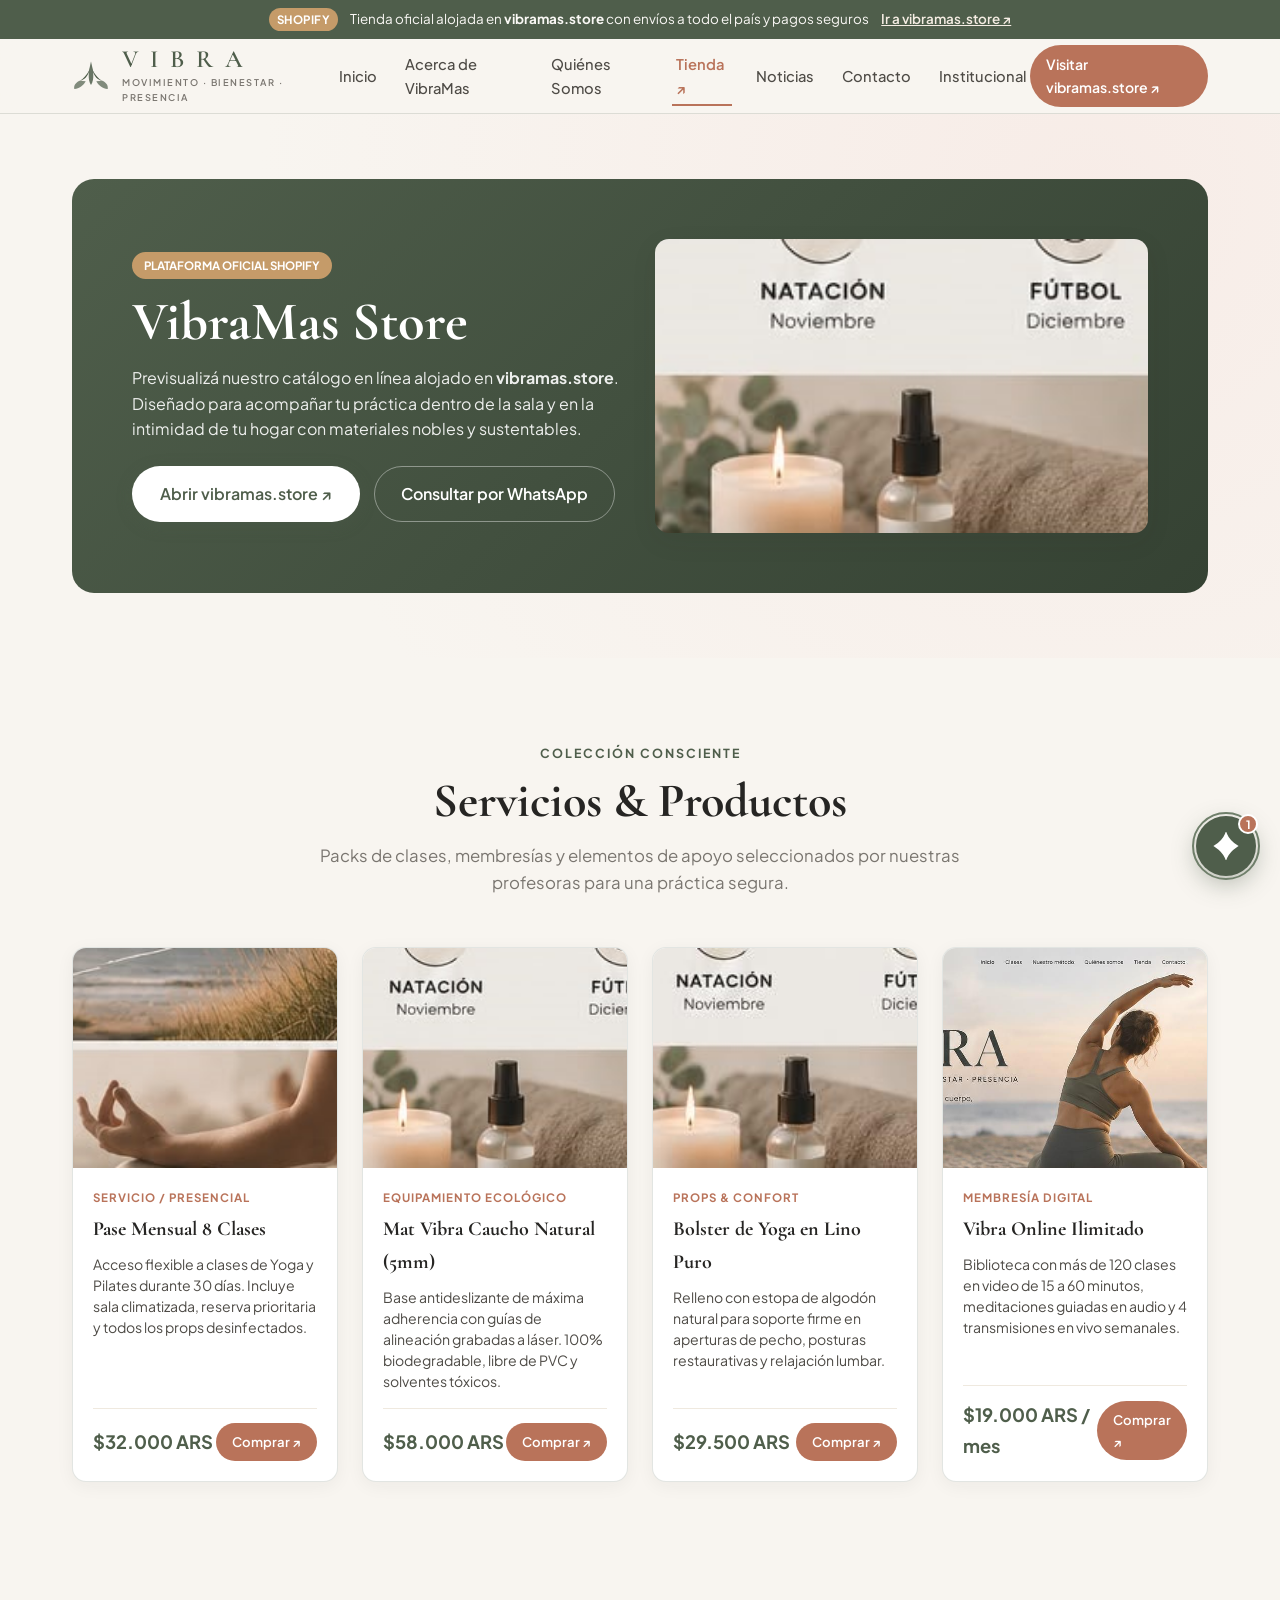
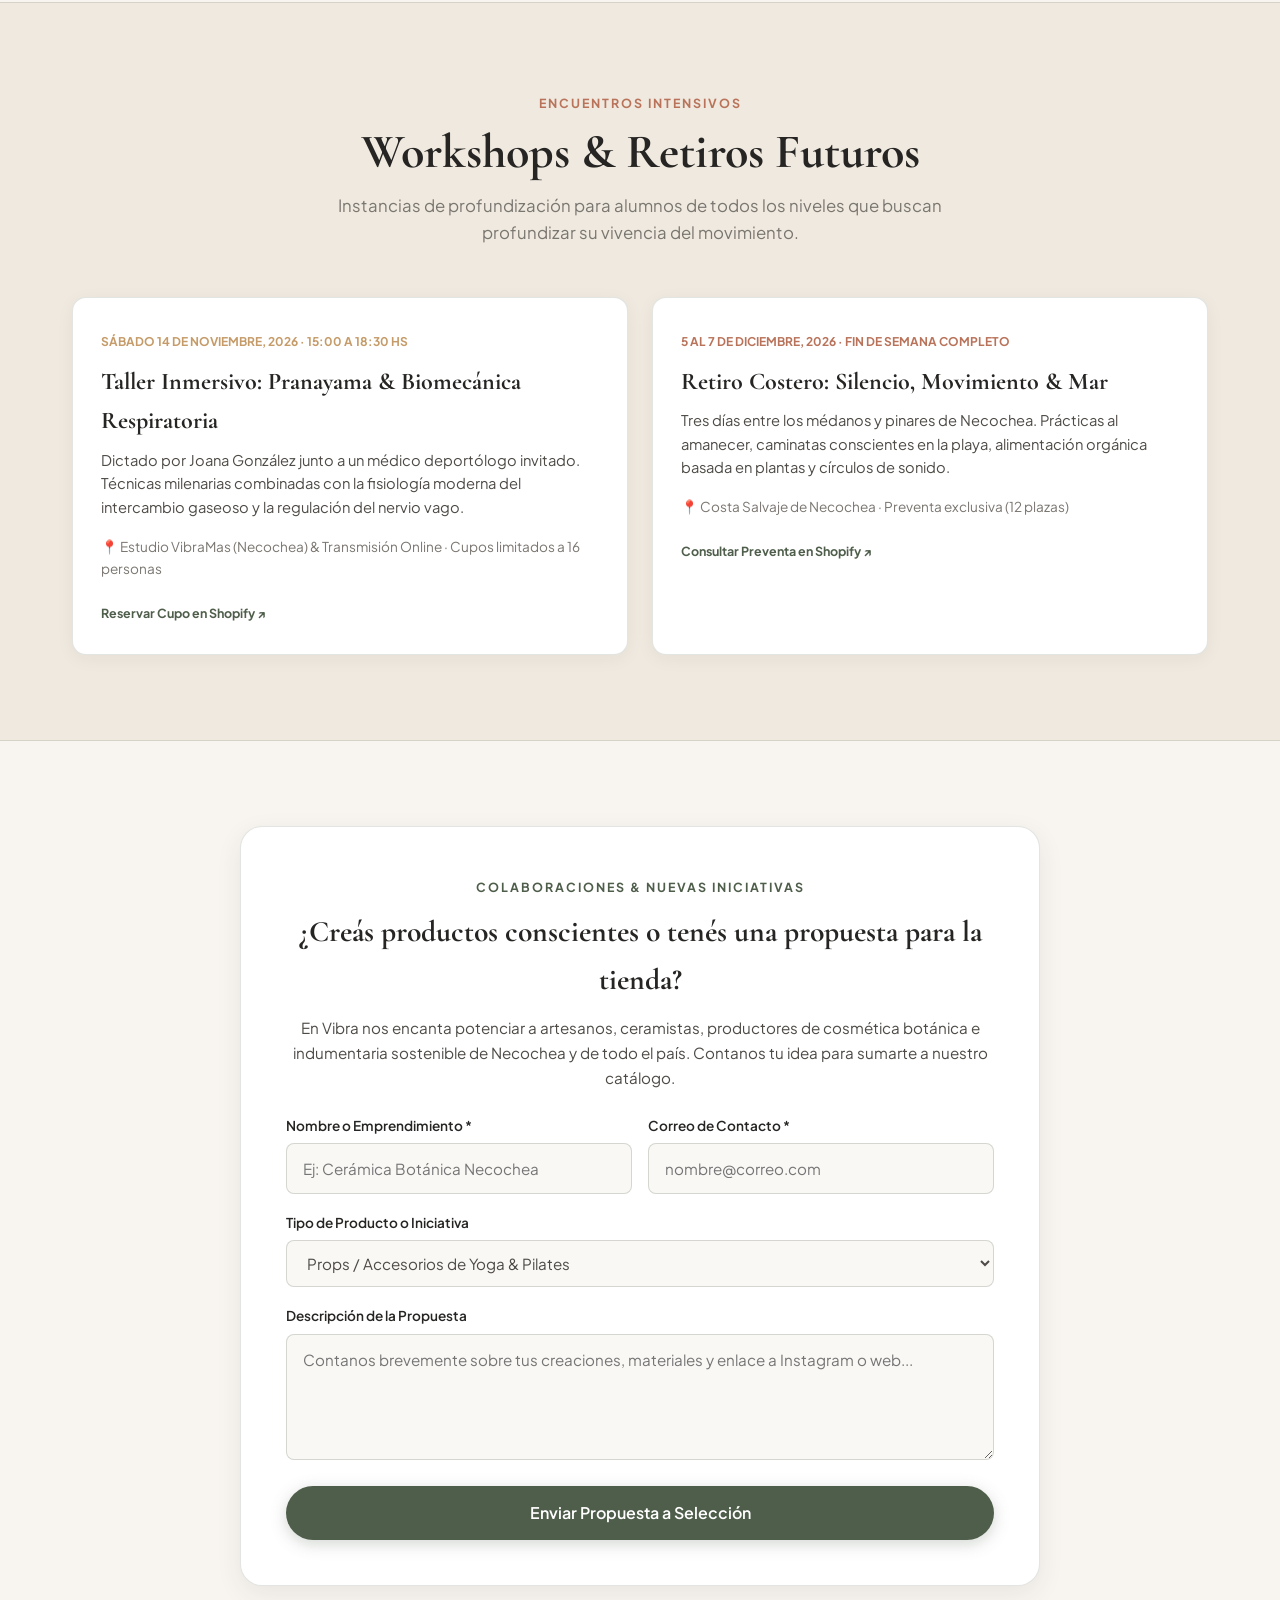
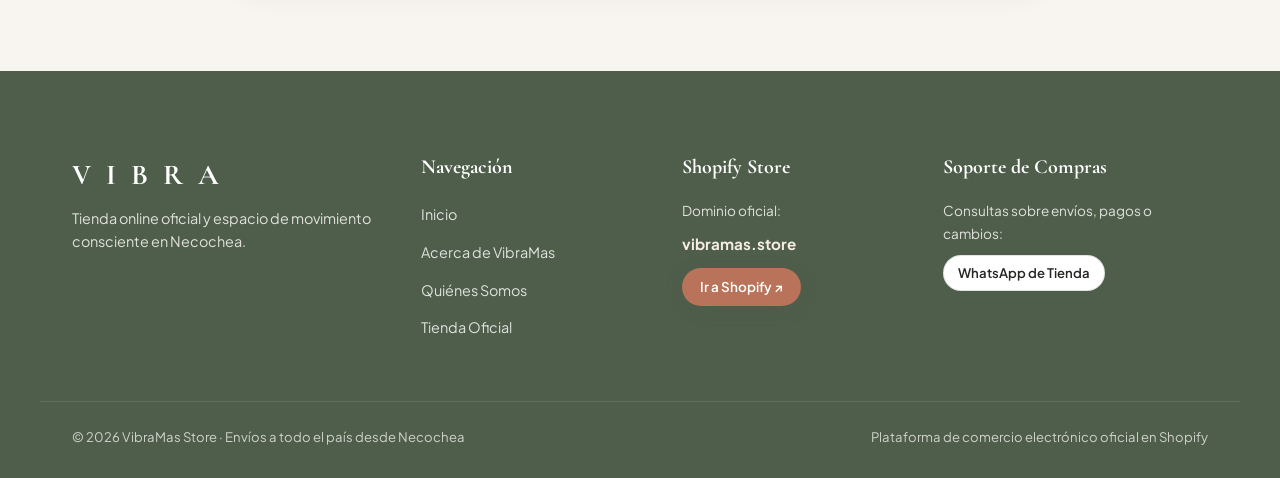
<file: tienda.html>
<!DOCTYPE html>
<html lang="es">
<head>
  <meta charset="UTF-8">
  <meta name="viewport" content="width=device-width, initial-scale=1.0, viewport-fit=cover">
  <title>Tienda Oficial VibraMas — vibramas.store | Productos, Pases de Clases & Workshops</title>
  
  <meta name="description" content="Descubrí la tienda oficial de VibraMas (vibramas.store) en Shopify: pases de clases presenciales y online, mats ecológicos de caucho natural, bolsters de lino y próximos workshops.">
  <meta name="keywords" content="Tienda Vibra, vibramas.store, Mat de Yoga caucho natural, Bolster de yoga, Pases de clases Necochea, Yoga Online, Workshops de Yoga">
  <link rel="canonical" href="https://vibramas.com.ar/tienda.html">

  <meta name="geo.region" content="AR-B">
  <meta name="geo.placename" content="Necochea">
  <meta name="geo.position" content="-38.55452;-58.73961">
  <meta name="ICBM" content="-38.55452, -58.73961">

  <link rel="icon" type="image/svg+xml" href="data:image/svg+xml,<svg xmlns='http://www.w3.org/2000/svg' viewBox='0 0 100 100'><path fill='%234F5E4B' d='M50 15 C45 35 30 45 10 50 C30 55 45 65 50 85 C55 65 70 55 90 50 C70 45 55 35 50 15 Z'/></svg>">
  <link rel="stylesheet" href="styles.css">
</head>
<body>

  <!-- Top Announcement Bar -->
  <aside class="top-notice-bar" aria-label="Aviso tienda">
    <span class="pill-tag">Shopify</span>
    <span>Tienda oficial alojada en <strong>vibramas.store</strong> con envíos a todo el país y pagos seguros</span>
    <a href="https://vibramas.store" target="_blank" rel="noopener noreferrer">Ir a vibramas.store ↗</a>
  </aside>

  <!-- Header -->
  <header class="site-header" id="topHeader">
    <div class="container nav-container">
      <a href="index.html" class="brand-logo-wrap">
        <svg class="brand-lotus-icon" viewBox="0 0 100 80" fill="none" xmlns="http://www.w3.org/2000/svg">
          <path d="M50 8 C48 24 38 42 22 52 C36 50 46 36 50 8 Z" fill="currentColor"/>
          <path d="M50 8 C52 24 62 42 78 52 C64 50 54 36 50 8 Z" fill="currentColor"/>
          <path d="M50 2 C44 26 40 48 50 64 C60 48 56 26 50 2 Z" fill="currentColor" opacity="0.85"/>
          <path d="M22 52 C12 55 4 64 6 74 C16 75 32 64 36 54 C31 54 26 53 22 52 Z" fill="currentColor" opacity="0.7"/>
          <path d="M78 52 C88 55 96 64 94 74 C84 75 68 64 64 54 C69 54 74 53 78 52 Z" fill="currentColor" opacity="0.7"/>
        </svg>
        <div class="brand-text-block">
          <span class="brand-name">V I B R A</span>
          <span class="brand-tagline">MOVIMIENTO · BIENESTAR · PRESENCIA</span>
        </div>
      </a>

      <nav class="main-navigation" id="mainNav">
        <a href="index.html" class="nav-link">Inicio</a>
        <a href="acerca.html" class="nav-link">Acerca de VibraMas</a>
        <a href="quienes-somos.html" class="nav-link">Quiénes Somos</a>
        <a href="tienda.html" class="nav-link store-link active">Tienda ↗</a>
        <a href="noticias.html" class="nav-link">Noticias</a>
        <a href="contacto.html" class="nav-link">Contacto</a>
        <a href="institucional.html" class="nav-link">Institucional</a>
      </nav>

      <div class="header-actions">
        <a href="https://vibramas.store" target="_blank" rel="noopener noreferrer" class="btn-header-action" style="background: var(--accent-terracotta);">
          <span>Visitar vibramas.store ↗</span>
        </a>
        <button class="mobile-menu-btn" aria-label="Abrir menú" aria-expanded="false">
          <svg viewBox="0 0 24 24" fill="none" stroke="currentColor" stroke-width="2.2" stroke-linecap="round"><line x1="3" y1="12" x2="21" y2="12"></line><line x1="3" y1="6" x2="21" y2="6"></line><line x1="3" y1="18" x2="21" y2="18"></line></svg>
        </button>
      </div>
    </div>
  </header>

  <main>
    <!-- 4. a) Previsualización de la Tienda Shopify -->
    <section class="hero-section" style="padding: clamp(35px, 6vw, 65px) 0; background: radial-gradient(circle at 85% 15%, rgba(247, 234, 229, 0.8) 0%, rgba(248, 245, 240, 1) 70%);">
      <div class="container">
        <div class="store-preview-banner" style="margin-bottom: 0;">
          <div class="store-banner-text">
            <span style="background: var(--accent-gold); color: #fff; font-size: 0.72rem; font-weight: 700; text-transform: uppercase; padding: 4px 12px; border-radius: var(--radius-pill); margin-bottom: 12px; display: inline-block;">Plataforma Oficial Shopify</span>
            <h1 style="font-family: var(--font-serif); font-size: clamp(2rem, 5vw, 3.4rem); color: #fff; margin-bottom: 12px; line-height: 1.15;">
              VibraMas Store
            </h1>
            <p>
              Previsualizá nuestro catálogo en línea alojado en <strong>vibramas.store</strong>. Diseñado para acompañar tu práctica dentro de la sala y en la intimidad de tu hogar con materiales nobles y sustentables.
            </p>
            <div style="display: flex; gap: 14px; flex-wrap: wrap;">
              <a href="https://vibramas.store" target="_blank" rel="noopener noreferrer" class="btn-hero-primary" style="background: #fff; color: var(--bg-sage-dark);">
                <span>Abrir vibramas.store ↗</span>
              </a>
              <button class="btn-hero-secondary" data-secure-action="whatsapp" data-secure-param="Hola! Tengo una duda sobre los productos de la tienda online" style="background: transparent; border-color: rgba(255,255,255,0.4); color: #fff;">
                <span>Consultar por WhatsApp</span>
              </button>
            </div>
          </div>
          <div>
            <img src="assets/tienda-photo.png" alt="Previsualización tienda Shopify VibraMas" style="border-radius: var(--radius-md); box-shadow: var(--shadow-card); width: 100%; object-fit: cover; max-height: 380px;">
          </div>
        </div>
      </div>
    </section>

    <!-- 4. b) Servicios y Productos Ofrecidos -->
    <section class="container" style="padding: clamp(45px, 7vw, 80px) var(--container-padding);">
      <div class="section-head">
        <span class="section-tag">Colección Consciente</span>
        <h2 class="section-title">Servicios & Productos</h2>
        <p class="section-subtitle">Packs de clases, membresías y elementos de apoyo seleccionados por nuestras profesoras para una práctica segura.</p>
      </div>

      <div class="store-products-grid">
        <!-- Producto 1: Pase Mensual 8 Clases -->
        <article class="product-card">
          <div class="product-img-box">
            <img src="assets/clases-photo.png" alt="Pase de 8 Clases Presenciales o Híbridas" class="product-img">
          </div>
          <div class="product-info">
            <span class="product-cat">Servicio / Presencial</span>
            <h3 class="product-title">Pase Mensual 8 Clases</h3>
            <p class="product-desc">Acceso flexible a clases de Yoga y Pilates durante 30 días. Incluye sala climatizada, reserva prioritaria y todos los props desinfectados.</p>
            <div class="product-price-row">
              <span class="product-price">$32.000 ARS</span>
              <a href="https://vibramas.store" target="_blank" rel="noopener noreferrer" class="btn-buy-shopify">Comprar ↗</a>
            </div>
          </div>
        </article>

        <!-- Producto 2: Mat de Caucho Natural -->
        <article class="product-card">
          <div class="product-img-box">
            <img src="assets/tienda-photo.png" alt="Mat de Caucho Natural 5mm" class="product-img">
          </div>
          <div class="product-info">
            <span class="product-cat">Equipamiento Ecológico</span>
            <h3 class="product-title">Mat Vibra Caucho Natural (5mm)</h3>
            <p class="product-desc">Base antideslizante de máxima adherencia con guías de alineación grabadas a láser. 100% biodegradable, libre de PVC y solventes tóxicos.</p>
            <div class="product-price-row">
              <span class="product-price">$58.000 ARS</span>
              <a href="https://vibramas.store" target="_blank" rel="noopener noreferrer" class="btn-buy-shopify">Comprar ↗</a>
            </div>
          </div>
        </article>

        <!-- Producto 3: Bolster Orgánico de Lino -->
        <article class="product-card">
          <div class="product-img-box">
            <img src="assets/tienda-candle.jpg" alt="Bolster Orgánico con Funda de Lino" class="product-img">
          </div>
          <div class="product-info">
            <span class="product-cat">Props & Confort</span>
            <h3 class="product-title">Bolster de Yoga en Lino Puro</h3>
            <p class="product-desc">Relleno con estopa de algodón natural para soporte firme en aperturas de pecho, posturas restaurativas y relajación lumbar.</p>
            <div class="product-price-row">
              <span class="product-price">$29.500 ARS</span>
              <a href="https://vibramas.store" target="_blank" rel="noopener noreferrer" class="btn-buy-shopify">Comprar ↗</a>
            </div>
          </div>
        </article>

        <!-- Producto 4: Membresía Online Ilimitada -->
        <article class="product-card">
          <div class="product-img-box">
            <img src="assets/hero-full.jpg" alt="Membresía Vibra Online" class="product-img">
          </div>
          <div class="product-info">
            <span class="product-cat">Membresía Digital</span>
            <h3 class="product-title">Vibra Online Ilimitado</h3>
            <p class="product-desc">Biblioteca con más de 120 clases en video de 15 a 60 minutos, meditaciones guiadas en audio y 4 transmisiones en vivo semanales.</p>
            <div class="product-price-row">
              <span class="product-price">$19.000 ARS / mes</span>
              <a href="https://vibramas.store" target="_blank" rel="noopener noreferrer" class="btn-buy-shopify">Comprar ↗</a>
            </div>
          </div>
        </article>
      </div>
    </section>

    <!-- 4. d) WorkShops Futuros (2026 / 2027) -->
    <section style="background-color: var(--bg-sand-warm); padding: clamp(50px, 8vw, 85px) 0; border-top: 1px solid var(--border-color); border-bottom: 1px solid var(--border-color);">
      <div class="container">
        <div class="section-head">
          <span class="section-tag" style="color: var(--accent-terracotta);">Encuentros Intensivos</span>
          <h2 class="section-title">Workshops & Retiros Futuros</h2>
          <p class="section-subtitle">Instancias de profundización para alumnos de todos los niveles que buscan profundizar su vivencia del movimiento.</p>
        </div>

        <div style="display: grid; grid-template-columns: repeat(auto-fit, minmax(320px, 1fr)); gap: 24px;">
          <!-- Workshop 1 -->
          <div style="background: #fff; border-radius: var(--radius-md); border: 1px solid var(--border-color); padding: 28px; box-shadow: var(--shadow-subtle);">
            <span style="font-size: 0.75rem; font-weight: 700; color: var(--accent-gold); text-transform: uppercase;">Sábado 14 de Noviembre, 2026 · 15:00 a 18:30 hs</span>
            <h3 style="font-family: var(--font-serif); font-size: 1.5rem; color: var(--text-dark); margin: 8px 0;">
              Taller Inmersivo: Pranayama & Biomecánica Respiratoria
            </h3>
            <p style="font-size: 0.92rem; color: var(--text-body); line-height: 1.6; margin-bottom: 16px;">
              Dictado por Joana González junto a un médico deportólogo invitado. Técnicas milenarias combinadas con la fisiología moderna del intercambio gaseoso y la regulación del nervio vago.
            </p>
            <div style="font-size: 0.85rem; color: var(--text-muted); margin-bottom: 18px;">
              📍 Estudio VibraMas (Necochea) & Transmisión Online · Cupos limitados a 16 personas
            </div>
            <a href="https://vibramas.store" target="_blank" rel="noopener noreferrer" class="btn-card-reserve">Reservar Cupo en Shopify ↗</a>
          </div>

          <!-- Workshop 2 -->
          <div style="background: #fff; border-radius: var(--radius-md); border: 1px solid var(--border-color); padding: 28px; box-shadow: var(--shadow-subtle);">
            <span style="font-size: 0.75rem; font-weight: 700; color: var(--accent-terracotta); text-transform: uppercase;">5 al 7 de Diciembre, 2026 · Fin de Semana Completo</span>
            <h3 style="font-family: var(--font-serif); font-size: 1.5rem; color: var(--text-dark); margin: 8px 0;">
              Retiro Costero: Silencio, Movimiento & Mar
            </h3>
            <p style="font-size: 0.92rem; color: var(--text-body); line-height: 1.6; margin-bottom: 16px;">
              Tres días entre los médanos y pinares de Necochea. Prácticas al amanecer, caminatas conscientes en la playa, alimentación orgánica basada en plantas y círculos de sonido.
            </p>
            <div style="font-size: 0.85rem; color: var(--text-muted); margin-bottom: 18px;">
              📍 Costa Salvaje de Necochea · Preventa exclusiva (12 plazas)
            </div>
            <a href="https://vibramas.store" target="_blank" rel="noopener noreferrer" class="btn-card-reserve">Consultar Preventa en Shopify ↗</a>
          </div>
        </div>
      </div>
    </section>

    <!-- 4. c) Espacio para Sumar Nuevos Productos e Iniciativas -->
    <section class="container" style="padding: clamp(50px, 8vw, 85px) var(--container-padding);">
      <div style="max-width: 800px; margin: 0 auto; background: #fff; border: 1px solid var(--border-color); border-radius: var(--radius-lg); padding: clamp(28px, 5vw, 45px); box-shadow: var(--shadow-card);">
        <div style="text-align: center; margin-bottom: 24px;">
          <span class="section-tag">Colaboraciones & Nuevas Iniciativas</span>
          <h2 style="font-family: var(--font-serif); font-size: 1.85rem; color: var(--text-dark); margin-bottom: 10px;">
            ¿Creás productos conscientes o tenés una propuesta para la tienda?
          </h2>
          <p style="font-size: 0.95rem; color: var(--text-body);">
            En Vibra nos encanta potenciar a artesanos, ceramistas, productores de cosmética botánica e indumentaria sostenible de Necochea y de todo el país. Contanos tu idea para sumarte a nuestro catálogo.
          </p>
        </div>

        <form data-ajax-form>
          <div style="display: grid; grid-template-columns: 1fr 1fr; gap: 16px;">
            <div class="form-group">
              <label class="form-label" for="collabName">Nombre o Emprendimiento *</label>
              <input type="text" id="collabName" class="form-control" placeholder="Ej: Cerámica Botánica Necochea" required>
            </div>
            <div class="form-group">
              <label class="form-label" for="collabEmail">Correo de Contacto *</label>
              <input type="email" id="collabEmail" class="form-control" placeholder="nombre@correo.com" required>
            </div>
          </div>

          <div class="form-group">
            <label class="form-label" for="collabCategory">Tipo de Producto o Iniciativa</label>
            <select id="collabCategory" class="form-control">
              <option value="props">Props / Accesorios de Yoga & Pilates</option>
              <option value="indumentaria">Indumentaria y Textil Sostenible</option>
              <option value="aromas">Aromaterapia / Velas de Soja / Bienestar</option>
              <option value="editorial">Libros / Cuadernos de Práctica</option>
              <option value="otro">Otra iniciativa comunitaria</option>
            </select>
          </div>

          <div class="form-group">
            <label class="form-label" for="collabMessage">Descripción de la Propuesta</label>
            <textarea id="collabMessage" class="form-control" rows="4" placeholder="Contanos brevemente sobre tus creaciones, materiales y enlace a Instagram o web..." required></textarea>
          </div>

          <button type="submit" class="btn-form-submit">Enviar Propuesta a Selección</button>
        </form>
      </div>
    </section>
  </main>

  <!-- Footer -->
  <footer class="site-footer">
    <div class="container footer-grid">
      <div>
        <h3 class="footer-brand-title">V I B R A</h3>
        <p class="footer-brand-desc">
          Tienda online oficial y espacio de movimiento consciente en Necochea.
        </p>
      </div>

      <div>
        <h4 class="footer-heading">Navegación</h4>
        <ul class="footer-links-list">
          <li><a href="index.html">Inicio</a></li>
          <li><a href="acerca.html">Acerca de VibraMas</a></li>
          <li><a href="quienes-somos.html">Quiénes Somos</a></li>
          <li><a href="tienda.html">Tienda Oficial</a></li>
        </ul>
      </div>

      <div>
        <h4 class="footer-heading">Shopify Store</h4>
        <p style="font-size: 0.85rem; opacity: 0.85; margin-bottom: 8px;">Dominio oficial:</p>
        <p style="font-size: 0.95rem; font-weight: bold; color: var(--accent-gold-soft); margin-bottom: 12px;">vibramas.store</p>
        <a href="https://vibramas.store" target="_blank" rel="noopener noreferrer" class="btn-hero-primary" style="padding: 8px 18px; font-size: 0.84rem; background: var(--accent-terracotta);">
          <span>Ir a Shopify ↗</span>
        </a>
      </div>

      <div>
        <h4 class="footer-heading">Soporte de Compras</h4>
        <p style="font-size: 0.85rem; opacity: 0.85; margin-bottom: 10px;">Consultas sobre envíos, pagos o cambios:</p>
        <button class="btn-hero-secondary" data-secure-action="whatsapp" data-secure-param="Hola! Tengo una consulta sobre una compra en vibramas.store" style="padding: 6px 14px; font-size: 0.82rem;">
          <span>WhatsApp de Tienda</span>
        </button>
      </div>
    </div>

    <div class="container footer-bottom-bar">
      <div>© 2026 VibraMas Store · Envíos a todo el país desde Necochea</div>
      <div>Plataforma de comercio electrónico oficial en Shopify</div>
    </div>
  </footer>

  <script src="media-config.js"></script>
  <script src="security.js"></script>
  <script src="chatbot.js"></script>
  <script src="app.js"></script>
</body>
</html>
</file>
<file: styles.css>
/* ==========================================================================
   VIBRA — SISTEMA DE DISEÑO MOBILE-FIRST DEFINITIVO
   Estética Orgánica, Bienestar Consciente & Arquitectura Responsiva
   ========================================================================== */

@import url('https://fonts.googleapis.com/css2?family=Caveat:wght@400;600;700&family=Cormorant+Garamond:ital,wght@0,400;0,500;0,600;0,700;1,400&family=Plus+Jakarta+Sans:wght@300;400;500;600;700&display=swap');

/* ==========================================================================
   1. VARIABLES DE DISEÑO & DESIGN TOKENS
   ========================================================================== */
:root {
  /* Paleta Cromática Orgánica y Serena */
  --bg-sand: #F8F5F0;
  --bg-sand-light: #FAF8F5;
  --bg-sand-warm: #EFE9DF;
  --bg-sand-card: #F2ECE2;
  --bg-sand-dark: #E4DCD0;
  
  --bg-sage: #6F7F6A;
  --bg-sage-dark: #4F5E4B;
  --bg-sage-light: #E7ECE5;
  --bg-sage-hover: #3D4A3A;

  --text-dark: #262523;
  --text-body: #4E4B46;
  --text-muted: #7A7670;
  --text-light: #FAF8F5;

  --accent-gold: #C59B69;
  --accent-gold-soft: #F5EDE3;
  --accent-terracotta: #B9735A;
  --accent-terracotta-soft: #F7EAE5;
  --whatsapp-green: #25D366;
  --whatsapp-green-hover: #20BA5A;

  --border-color: rgba(79, 94, 75, 0.16);
  --border-light: rgba(255, 255, 255, 0.55);

  /* Familias Tipográficas */
  --font-serif: 'Cormorant Garamond', Georgia, serif;
  --font-sans: 'Plus Jakarta Sans', system-ui, -apple-system, BlinkMacSystemFont, 'Segoe UI', Roboto, sans-serif;
  --font-script: 'Caveat', cursive, sans-serif;

  /* Tipografía Fluida (clamp Mobile-First) */
  --font-size-hero: clamp(2.4rem, 8vw, 4.6rem);
  --font-size-h2: clamp(1.8rem, 5vw, 3rem);
  --font-size-h3: clamp(1.2rem, 3.2vw, 1.6rem);
  --font-size-script: clamp(1.8rem, 5vw, 2.6rem);
  --font-size-body: clamp(0.95rem, 2vw, 1.05rem);
  --font-size-caption: clamp(0.78rem, 1.6vw, 0.85rem);

  /* Medidas de Contenedores y Áreas Seguras */
  --touch-target-min: 48px;
  --container-max: 1200px;
  --container-padding: clamp(16px, 4vw, 32px);
  --safe-top: max(0px, env(safe-area-inset-top));
  --safe-bottom: max(16px, env(safe-area-inset-bottom));

  /* Radios de Borde & Elevaciones */
  --radius-sm: 8px;
  --radius-md: 14px;
  --radius-lg: 22px;
  --radius-pill: 9999px;

  --shadow-subtle: 0 4px 18px rgba(45, 42, 38, 0.05);
  --shadow-card: 0 8px 26px rgba(45, 42, 38, 0.08);
  --shadow-hover: 0 16px 38px rgba(45, 42, 38, 0.13);
  --shadow-floating: 0 10px 30px rgba(79, 94, 75, 0.25);

  /* Transiciones */
  --transition-fast: 0.18s cubic-bezier(0.16, 1, 0.3, 1);
  --transition-smooth: 0.35s cubic-bezier(0.16, 1, 0.3, 1);
}

/* ==========================================================================
   2. RESET BASE & TOUCH PERFORMANCE
   ========================================================================== */
*, *::before, *::after {
  box-sizing: border-box;
  margin: 0;
  padding: 0;
  -webkit-tap-highlight-color: transparent;
}

html {
  scroll-behavior: smooth;
  font-size: 16px;
  background-color: var(--bg-sand);
  color: var(--text-body);
  touch-action: manipulation;
  overflow-x: hidden;
}

body {
  font-family: var(--font-sans);
  font-size: var(--font-size-body);
  line-height: 1.65;
  background-color: var(--bg-sand);
  color: var(--text-body);
  overflow-x: hidden;
  display: flex;
  flex-direction: column;
  min-height: 100vh;
}

img, picture, svg, video {
  display: block;
  max-width: 100%;
  height: auto;
}

input, button, textarea, select {
  font: inherit;
  color: inherit;
}

a {
  color: inherit;
  text-decoration: none;
  transition: color var(--transition-fast);
}

ul, ol {
  list-style: none;
}

.container {
  width: 100%;
  max-width: var(--container-max);
  margin-left: auto;
  margin-right: auto;
  padding-left: var(--container-padding);
  padding-right: var(--container-padding);
}

/* ==========================================================================
   3. BARRA SUPERIOR DE AVISO & HEADER NAVEGADOR
   ========================================================================== */
.top-notice-bar {
  background-color: var(--bg-sage-dark);
  color: var(--text-light);
  font-size: 0.84rem;
  padding: 8px var(--container-padding);
  display: flex;
  align-items: center;
  justify-content: center;
  gap: 12px;
  text-align: center;
  position: relative;
  z-index: 102;
}

.top-notice-bar .pill-tag {
  background-color: var(--accent-gold);
  color: #fff;
  font-size: 0.72rem;
  font-weight: 700;
  text-transform: uppercase;
  letter-spacing: 0.5px;
  padding: 2px 8px;
  border-radius: var(--radius-pill);
}

.top-notice-bar a {
  color: var(--accent-gold-soft);
  text-decoration: underline;
  font-weight: 600;
}

.site-header {
  position: sticky;
  top: 0;
  width: 100%;
  background: rgba(248, 245, 240, 0.94);
  backdrop-filter: blur(12px);
  -webkit-backdrop-filter: blur(12px);
  border-bottom: 1px solid var(--border-color);
  z-index: 100;
  transition: all var(--transition-smooth);
}

.site-header.scrolled {
  background: rgba(248, 245, 240, 0.98);
  box-shadow: var(--shadow-subtle);
}

.nav-container {
  display: flex;
  align-items: center;
  justify-content: space-between;
  height: 74px;
}

.brand-logo-wrap {
  display: flex;
  align-items: center;
  gap: 12px;
  color: var(--bg-sage-dark);
  text-decoration: none;
}

.brand-lotus-icon {
  width: 38px;
  height: 38px;
  flex-shrink: 0;
  transition: transform var(--transition-smooth);
}

.brand-logo-wrap:hover .brand-lotus-icon {
  transform: rotate(8deg) scale(1.06);
}

.brand-text-block {
  display: flex;
  flex-direction: column;
}

.brand-name {
  font-family: var(--font-serif);
  font-size: 1.55rem;
  font-weight: 600;
  letter-spacing: 3px;
  line-height: 1;
  color: var(--bg-sage-dark);
}

.brand-tagline {
  font-size: 0.58rem;
  font-weight: 600;
  letter-spacing: 1.5px;
  color: var(--text-muted);
  margin-top: 3px;
}

/* Navegación Desktop & Mobile */
.main-navigation {
  display: flex;
  align-items: center;
  gap: 20px;
}

.nav-link {
  font-size: 0.92rem;
  font-weight: 500;
  color: var(--text-body);
  padding: 6px 4px;
  position: relative;
  transition: color var(--transition-fast);
}

.nav-link::after {
  content: '';
  position: absolute;
  bottom: 0;
  left: 0;
  width: 0;
  height: 2px;
  background-color: var(--bg-sage-dark);
  transition: width var(--transition-smooth);
}

.nav-link:hover, .nav-link.active {
  color: var(--bg-sage-dark);
}

.nav-link:hover::after, .nav-link.active::after {
  width: 100%;
}

.nav-link.store-link {
  color: var(--accent-terracotta);
  font-weight: 600;
}

.nav-link.store-link::after {
  background-color: var(--accent-terracotta);
}

.header-actions {
  display: flex;
  align-items: center;
  gap: 12px;
}

.btn-header-action {
  display: inline-flex;
  align-items: center;
  gap: 8px;
  padding: 8px 16px;
  border-radius: var(--radius-pill);
  font-size: 0.88rem;
  font-weight: 600;
  background-color: var(--bg-sage-dark);
  color: #fff;
  transition: all var(--transition-fast);
}

.btn-header-action:hover {
  background-color: var(--bg-sage-hover);
  transform: translateY(-1px);
}

.mobile-menu-btn {
  display: none;
  background: transparent;
  border: none;
  cursor: pointer;
  padding: 8px;
  color: var(--text-dark);
  width: 44px;
  height: 44px;
}

/* ==========================================================================
   4. CARTELES DE AYUDA (TOOLTIPS & GUIDED HINTS INTERACTIVOS)
   ========================================================================== */
.guided-hint-container {
  position: relative;
  display: inline-flex;
}

.guided-hint-trigger {
  cursor: help;
  display: inline-flex;
  align-items: center;
  justify-content: center;
  width: 20px;
  height: 20px;
  border-radius: 50%;
  background: var(--bg-sage-light);
  color: var(--bg-sage-dark);
  font-size: 0.75rem;
  font-weight: 700;
  margin-left: 6px;
  transition: all var(--transition-fast);
}

.guided-hint-trigger:hover, .guided-hint-trigger:focus {
  background: var(--bg-sage-dark);
  color: #fff;
}

.guided-hint-bubble {
  position: absolute;
  bottom: calc(100% + 10px);
  left: 50%;
  transform: translateX(-50%) translateY(6px);
  background: var(--text-dark);
  color: #FAF8F5;
  padding: 8px 14px;
  border-radius: var(--radius-sm);
  font-size: 0.78rem;
  line-height: 1.4;
  white-space: normal;
  width: max-content;
  max-width: 260px;
  box-shadow: 0 8px 24px rgba(0,0,0,0.2);
  opacity: 0;
  visibility: hidden;
  pointer-events: none;
  transition: all var(--transition-smooth);
  z-index: 120;
}

.guided-hint-bubble::after {
  content: '';
  position: absolute;
  top: 100%;
  left: 50%;
  transform: translateX(-50%);
  border-width: 6px;
  border-style: solid;
  border-color: var(--text-dark) transparent transparent transparent;
}

.guided-hint-container:hover .guided-hint-bubble,
.guided-hint-container:focus-within .guided-hint-bubble {
  opacity: 1;
  visibility: visible;
  pointer-events: auto;
  transform: translateX(-50%) translateY(0);
}

/* ==========================================================================
   5. CARRUSEL DE NOVEDADES PORTADA (AUTOPLAY CONTINUO CON LECTURA)
   ========================================================================== */
.interactive-carousel-section {
  background: var(--bg-sand-warm);
  border-bottom: 1px solid var(--border-color);
  padding: 16px 0;
  overflow: hidden;
}

.carousel-container {
  position: relative;
  display: flex;
  align-items: center;
}

.carousel-track-wrapper {
  overflow: hidden;
  width: 100%;
}

.carousel-track {
  display: flex;
  transition: transform 0.6s cubic-bezier(0.25, 1, 0.5, 1);
  will-change: transform;
}

.carousel-slide {
  min-width: 100%;
  flex-shrink: 0;
  padding: 12px var(--container-padding);
}

.carousel-card {
  background: #fff;
  border: 1px solid var(--border-color);
  border-radius: var(--radius-md);
  padding: 20px 24px;
  display: flex;
  align-items: center;
  justify-content: space-between;
  gap: 20px;
  box-shadow: var(--shadow-subtle);
  transition: transform var(--transition-smooth), box-shadow var(--transition-smooth);
}

.carousel-card:hover {
  transform: translateY(-2px);
  box-shadow: var(--shadow-card);
}

.carousel-badge {
  display: inline-block;
  font-size: 0.72rem;
  font-weight: 700;
  text-transform: uppercase;
  letter-spacing: 1px;
  padding: 4px 10px;
  border-radius: var(--radius-pill);
  margin-bottom: 8px;
}

.slide-sage .carousel-badge { background: var(--bg-sage-light); color: var(--bg-sage-dark); }
.slide-gold .carousel-badge { background: var(--accent-gold-soft); color: var(--accent-gold); }
.slide-terracotta .carousel-badge { background: var(--accent-terracotta-soft); color: var(--accent-terracotta); }
.slide-sand .carousel-badge { background: var(--bg-sand-warm); color: var(--text-dark); }

.carousel-title {
  font-family: var(--font-serif);
  font-size: 1.4rem;
  color: var(--text-dark);
  margin-bottom: 4px;
}

.carousel-desc {
  font-size: 0.92rem;
  color: var(--text-body);
}

.carousel-link {
  flex-shrink: 0;
  display: inline-flex;
  align-items: center;
  gap: 6px;
  padding: 10px 18px;
  border-radius: var(--radius-pill);
  background: var(--bg-sage-dark);
  color: #fff;
  font-size: 0.88rem;
  font-weight: 600;
  transition: all var(--transition-fast);
}

.carousel-link:hover {
  background: var(--bg-sage-hover);
  transform: translateX(3px);
}

.carousel-nav-btn {
  background: #fff;
  border: 1px solid var(--border-color);
  border-radius: 50%;
  width: 36px;
  height: 36px;
  display: flex;
  align-items: center;
  justify-content: center;
  cursor: pointer;
  box-shadow: var(--shadow-subtle);
  transition: all var(--transition-fast);
  z-index: 10;
}

.carousel-nav-btn:hover {
  background: var(--bg-sage-dark);
  color: #fff;
}

.carousel-indicators {
  display: flex;
  justify-content: center;
  gap: 8px;
  margin-top: 10px;
}

.carousel-indicator-dot {
  width: 8px;
  height: 8px;
  border-radius: 50%;
  background: rgba(79, 94, 75, 0.3);
  cursor: pointer;
  transition: all var(--transition-fast);
}

.carousel-indicator-dot.active {
  width: 24px;
  border-radius: var(--radius-pill);
  background: var(--bg-sage-dark);
}

/* ==========================================================================
   6. SECCIÓN HERO (PORTADA PRINCIPAL)
   ========================================================================== */
.hero-section {
  padding: clamp(40px, 8vw, 85px) 0;
  background: radial-gradient(circle at 85% 20%, rgba(231, 236, 229, 0.7) 0%, rgba(248, 245, 240, 1) 70%);
}

.hero-wrapper {
  display: grid;
  grid-template-columns: 1fr 1fr;
  align-items: center;
  gap: clamp(24px, 5vw, 60px);
}

.hero-content {
  display: flex;
  flex-direction: column;
}

.hero-brand-heading {
  font-family: var(--font-serif);
  font-size: var(--font-size-hero);
  font-weight: 500;
  letter-spacing: clamp(4px, 1.2vw, 8px);
  color: var(--bg-sage-dark);
  line-height: 1.05;
  margin-bottom: 8px;
}

.hero-pillars-sub {
  font-size: clamp(0.75rem, 1.8vw, 0.95rem);
  font-weight: 600;
  letter-spacing: 3px;
  color: var(--text-muted);
  margin-bottom: 20px;
}

.hero-description {
  font-size: clamp(1rem, 2.2vw, 1.15rem);
  line-height: 1.7;
  color: var(--text-body);
  margin-bottom: 28px;
  max-width: 500px;
}

.hero-cta-group {
  display: flex;
  flex-wrap: wrap;
  align-items: center;
  gap: 14px;
}

.btn-hero-primary {
  display: inline-flex;
  align-items: center;
  gap: 10px;
  padding: 14px 28px;
  border-radius: var(--radius-pill);
  background-color: var(--bg-sage-dark);
  color: #fff;
  font-weight: 600;
  font-size: 1rem;
  box-shadow: 0 4px 16px rgba(79, 94, 75, 0.28);
  transition: all var(--transition-fast);
}

.btn-hero-primary:hover {
  background-color: var(--bg-sage-hover);
  transform: translateY(-2px);
  box-shadow: 0 8px 24px rgba(79, 94, 75, 0.35);
}

.btn-hero-secondary {
  display: inline-flex;
  align-items: center;
  gap: 10px;
  padding: 14px 26px;
  border-radius: var(--radius-pill);
  background-color: #fff;
  border: 1px solid var(--border-color);
  color: var(--text-dark);
  font-weight: 600;
  font-size: 1rem;
  transition: all var(--transition-fast);
}

.btn-hero-secondary:hover {
  border-color: var(--bg-sage-dark);
  color: var(--bg-sage-dark);
  transform: translateY(-1px);
}

.hero-visual-frame {
  position: relative;
  border-radius: var(--radius-lg);
  overflow: hidden;
  box-shadow: var(--shadow-card);
}

.hero-visual-img {
  width: 100%;
  height: clamp(340px, 48vw, 520px);
  object-fit: cover;
  transition: transform 0.8s cubic-bezier(0.16, 1, 0.3, 1);
}

.hero-visual-frame:hover .hero-visual-img {
  transform: scale(1.04);
}

.hero-floating-quote {
  position: absolute;
  bottom: 20px;
  left: 20px;
  right: 20px;
  background: rgba(255, 255, 255, 0.88);
  backdrop-filter: blur(8px);
  -webkit-backdrop-filter: blur(8px);
  padding: 14px 20px;
  border-radius: var(--radius-md);
  border: 1px solid rgba(255, 255, 255, 0.7);
  box-shadow: var(--shadow-subtle);
}

.handwriting-accent {
  font-family: var(--font-script);
  font-size: var(--font-size-script);
  color: var(--bg-sage-dark);
  line-height: 1.1;
  display: block;
}

/* ==========================================================================
   7. SECCIÓN VIDEO DEMOSTRATIVO
   ========================================================================== */
.video-demo-section {
  padding: clamp(50px, 9vw, 90px) 0;
  background-color: var(--bg-sand-light);
  border-top: 1px solid var(--border-color);
  border-bottom: 1px solid var(--border-color);
}

.section-head {
  text-align: center;
  max-width: 680px;
  margin: 0 auto clamp(30px, 6vw, 50px);
}

.section-tag {
  display: inline-block;
  font-size: 0.78rem;
  font-weight: 700;
  text-transform: uppercase;
  letter-spacing: 2px;
  color: var(--bg-sage-dark);
  margin-bottom: 10px;
}

.section-title {
  font-family: var(--font-serif);
  font-size: var(--font-size-h2);
  color: var(--text-dark);
  line-height: 1.2;
  margin-bottom: 12px;
}

.section-subtitle {
  font-size: var(--font-size-body);
  color: var(--text-muted);
  line-height: 1.6;
}

.video-banner-box {
  position: relative;
  border-radius: var(--radius-lg);
  overflow: hidden;
  box-shadow: var(--shadow-card);
  background: #000;
  max-width: 900px;
  margin: 0 auto;
}

.video-banner-thumb {
  width: 100%;
  height: clamp(260px, 45vw, 480px);
  object-fit: cover;
  opacity: 0.88;
  transition: opacity var(--transition-smooth), transform var(--transition-smooth);
}

.video-banner-box:hover .video-banner-thumb {
  opacity: 0.75;
  transform: scale(1.02);
}

.video-play-overlay {
  position: absolute;
  inset: 0;
  display: flex;
  flex-direction: column;
  align-items: center;
  justify-content: center;
  color: #fff;
  cursor: pointer;
  padding: 20px;
  text-align: center;
}

.play-circle-btn {
  width: clamp(64px, 12vw, 84px);
  height: clamp(64px, 12vw, 84px);
  border-radius: 50%;
  background: rgba(255, 255, 255, 0.95);
  color: var(--bg-sage-dark);
  display: flex;
  align-items: center;
  justify-content: center;
  box-shadow: 0 8px 30px rgba(0, 0, 0, 0.35);
  margin-bottom: 16px;
  transition: all var(--transition-smooth);
}

.video-banner-box:hover .play-circle-btn {
  transform: scale(1.12);
  background: #fff;
  color: var(--accent-terracotta);
}

.video-overlay-text h3 {
  font-family: var(--font-serif);
  font-size: clamp(1.4rem, 4vw, 2rem);
  margin-bottom: 6px;
  text-shadow: 0 2px 8px rgba(0,0,0,0.6);
}

.video-overlay-text p {
  font-size: 0.95rem;
  opacity: 0.92;
  text-shadow: 0 2px 6px rgba(0,0,0,0.6);
}

/* ==========================================================================
   8. TIPOS DE CLASES & BENEFICIOS
   ========================================================================== */
.classes-grid {
  display: grid;
  grid-template-columns: repeat(auto-fit, minmax(260px, 1fr));
  gap: 24px;
  margin-top: 30px;
}

.class-card {
  background: #fff;
  border: 1px solid var(--border-color);
  border-radius: var(--radius-md);
  padding: 28px 24px;
  box-shadow: var(--shadow-subtle);
  transition: all var(--transition-smooth);
  display: flex;
  flex-direction: column;
}

.class-card:hover {
  transform: translateY(-4px);
  box-shadow: var(--shadow-hover);
  border-color: var(--bg-sage);
}

.class-card-icon {
  width: 48px;
  height: 48px;
  border-radius: var(--radius-sm);
  background: var(--bg-sage-light);
  color: var(--bg-sage-dark);
  display: flex;
  align-items: center;
  justify-content: center;
  margin-bottom: 18px;
}

.class-card-title {
  font-family: var(--font-serif);
  font-size: 1.45rem;
  color: var(--text-dark);
  margin-bottom: 8px;
}

.class-card-desc {
  font-size: 0.95rem;
  color: var(--text-body);
  line-height: 1.6;
  margin-bottom: 18px;
  flex-grow: 1;
}

.class-card-features {
  margin-bottom: 20px;
  border-top: 1px solid var(--bg-sand-warm);
  padding-top: 14px;
}

.class-card-features li {
  font-size: 0.85rem;
  color: var(--text-muted);
  display: flex;
  align-items: center;
  gap: 8px;
  margin-bottom: 6px;
}

.class-card-features li::before {
  content: '✓';
  color: var(--bg-sage-dark);
  font-weight: bold;
}

/* Beneficios Grid */
.benefits-grid {
  display: grid;
  grid-template-columns: repeat(auto-fit, minmax(280px, 1fr));
  gap: 24px;
  margin-top: 36px;
}

.benefit-item {
  background: var(--bg-sand-warm);
  border-radius: var(--radius-md);
  padding: 24px;
  display: flex;
  gap: 16px;
  align-items: flex-start;
  transition: transform var(--transition-fast);
}

.benefit-item:hover {
  transform: translateY(-2px);
  background: #fff;
  box-shadow: var(--shadow-subtle);
}

.benefit-number {
  font-family: var(--font-serif);
  font-size: 2.2rem;
  font-weight: 700;
  color: var(--accent-gold);
  line-height: 1;
}

.benefit-info h4 {
  font-size: 1.1rem;
  color: var(--text-dark);
  margin-bottom: 6px;
}

.benefit-info p {
  font-size: 0.9rem;
  color: var(--text-body);
}

/* ==========================================================================
   9. PROFESORES MULTI-IMAGEN HOVER (COLOR / B&W / POSE DINÁMICA)
   ========================================================================== */
.teachers-grid {
  display: grid;
  grid-template-columns: repeat(auto-fit, minmax(270px, 1fr));
  gap: 30px;
  margin-top: 36px;
}

.teacher-card {
  background: #fff;
  border-radius: var(--radius-lg);
  overflow: hidden;
  border: 1px solid var(--border-color);
  box-shadow: var(--shadow-subtle);
  transition: all var(--transition-smooth);
  position: relative;
}

.teacher-card:hover {
  transform: translateY(-6px);
  box-shadow: var(--shadow-hover);
}

.teacher-photo-container {
  position: relative;
  width: 100%;
  height: 360px;
  overflow: hidden;
  background-color: var(--bg-sand-warm);
}

.teacher-photo-layer {
  position: absolute;
  inset: 0;
  width: 100%;
  height: 100%;
  object-fit: cover;
  transition: opacity 0.5s ease, transform 0.5s ease;
}

.teacher-photo-layer.photo-primary {
  opacity: 1;
  z-index: 1;
}

.teacher-photo-layer.photo-action {
  opacity: 0;
  z-index: 2;
  transform: scale(1.03);
}

/* Hover: transición suave hacia la pose y cambio cromático */
.teacher-card:hover .teacher-photo-layer.photo-primary {
  opacity: 0;
}

.teacher-card:hover .teacher-photo-layer.photo-action {
  opacity: 1;
  transform: scale(1);
}

.teacher-color-strip {
  height: 5px;
  width: 100%;
}

.teacher-info-body {
  padding: 24px;
}

.teacher-role-badge {
  display: inline-block;
  font-size: 0.72rem;
  font-weight: 700;
  text-transform: uppercase;
  letter-spacing: 1px;
  color: var(--bg-sage-dark);
  margin-bottom: 6px;
}

.teacher-name {
  font-family: var(--font-serif);
  font-size: 1.6rem;
  color: var(--text-dark);
  margin-bottom: 4px;
}

.teacher-meta-sub {
  font-size: 0.85rem;
  color: var(--text-muted);
  margin-bottom: 12px;
}

.teacher-bio {
  font-size: 0.92rem;
  color: var(--text-body);
  line-height: 1.55;
  margin-bottom: 18px;
}

.teacher-affiliation-box {
  background: var(--bg-sand-light);
  border-left: 3px solid var(--accent-gold);
  padding: 8px 12px;
  font-size: 0.8rem;
  color: var(--text-muted);
  border-radius: 0 var(--radius-sm) var(--radius-sm) 0;
  margin-bottom: 16px;
}

.teacher-card-footer {
  display: flex;
  align-items: center;
  justify-content: space-between;
  border-top: 1px solid var(--bg-sand-warm);
  padding-top: 14px;
  font-size: 0.85rem;
}

.teacher-social-link {
  color: var(--bg-sage-dark);
  font-weight: 600;
  display: inline-flex;
  align-items: center;
  gap: 6px;
}

/* ==========================================================================
   10. PLANILLA DE HORARIOS INTERACTIVA & BOTÓN PDF
   ========================================================================== */
.schedule-controls-box {
  background: #fff;
  border: 1px solid var(--border-color);
  border-radius: var(--radius-md);
  padding: 20px 24px;
  margin-bottom: 28px;
  display: flex;
  flex-wrap: wrap;
  align-items: center;
  justify-content: space-between;
  gap: 16px;
  box-shadow: var(--shadow-subtle);
}

.schedule-filters-group {
  display: flex;
  flex-wrap: wrap;
  align-items: center;
  gap: 8px;
}

.filter-pill-label {
  font-size: 0.82rem;
  font-weight: 600;
  color: var(--text-muted);
  text-transform: uppercase;
  margin-right: 4px;
}

.btn-filter-pill {
  background: var(--bg-sand-warm);
  border: 1px solid transparent;
  color: var(--text-body);
  padding: 6px 14px;
  border-radius: var(--radius-pill);
  font-size: 0.85rem;
  font-weight: 500;
  cursor: pointer;
  transition: all var(--transition-fast);
}

.btn-filter-pill:hover {
  background: var(--bg-sand-dark);
}

.btn-filter-pill.active {
  background: var(--bg-sage-dark);
  color: #fff;
  box-shadow: 0 2px 8px rgba(79, 94, 75, 0.25);
}

.btn-download-pdf {
  display: inline-flex;
  align-items: center;
  gap: 8px;
  background: var(--accent-terracotta);
  color: #fff;
  padding: 10px 18px;
  border-radius: var(--radius-pill);
  font-size: 0.88rem;
  font-weight: 600;
  cursor: pointer;
  border: none;
  box-shadow: 0 4px 14px rgba(185, 115, 90, 0.28);
  transition: all var(--transition-fast);
}

.btn-download-pdf:hover {
  background: #a35f47;
  transform: translateY(-1px);
}

/* Grilla de Días y Clases */
.schedule-days-grid {
  display: grid;
  grid-template-columns: repeat(auto-fit, minmax(260px, 1fr));
  gap: 20px;
}

.schedule-day-column {
  background: #fff;
  border: 1px solid var(--border-color);
  border-radius: var(--radius-md);
  overflow: hidden;
  box-shadow: var(--shadow-subtle);
}

.day-column-header {
  background: var(--bg-sand-warm);
  border-bottom: 1px solid var(--border-color);
  padding: 12px 18px;
  display: flex;
  justify-content: space-between;
  align-items: center;
}

.day-title {
  font-family: var(--font-serif);
  font-size: 1.25rem;
  color: var(--bg-sage-dark);
  font-weight: 700;
}

.day-class-count {
  font-size: 0.75rem;
  color: var(--text-muted);
  font-weight: 600;
}

.day-cards-list {
  padding: 14px;
  display: flex;
  flex-direction: column;
  gap: 12px;
}

.schedule-card {
  border: 1px solid var(--border-color);
  border-radius: var(--radius-sm);
  background: var(--bg-sand-light);
  overflow: hidden;
  position: relative;
  transition: transform var(--transition-fast), box-shadow var(--transition-fast);
}

.schedule-card:hover {
  transform: translateY(-2px);
  box-shadow: var(--shadow-subtle);
}

.schedule-card-tag {
  height: 4px;
  width: 100%;
}

.schedule-card-body {
  padding: 12px 14px;
}

.schedule-time-row {
  display: flex;
  justify-content: space-between;
  align-items: center;
  font-size: 0.78rem;
  color: var(--text-muted);
  margin-bottom: 6px;
}

.schedule-time {
  display: inline-flex;
  align-items: center;
  gap: 5px;
  font-weight: 600;
  color: var(--text-dark);
}

.schedule-class-name {
  font-family: var(--font-serif);
  font-size: 1.15rem;
  color: var(--text-dark);
  margin-bottom: 8px;
}

.schedule-teacher-row {
  display: flex;
  align-items: center;
  gap: 6px;
  font-size: 0.82rem;
  color: var(--text-body);
  margin-bottom: 10px;
}

.teacher-color-dot {
  width: 10px;
  height: 10px;
  border-radius: 50%;
  flex-shrink: 0;
}

.schedule-actions-row {
  display: flex;
  justify-content: flex-end;
  border-top: 1px dashed rgba(79, 94, 75, 0.15);
  padding-top: 8px;
}

.btn-card-reserve {
  display: inline-flex;
  align-items: center;
  gap: 4px;
  font-size: 0.78rem;
  font-weight: 700;
  color: var(--bg-sage-dark);
}

.btn-card-reserve:hover {
  color: var(--accent-terracotta);
}

/* ==========================================================================
   11. TIENDA VIBRA & PREVIEW SHOPIFY
   ========================================================================== */
.store-preview-banner {
  background: linear-gradient(135deg, var(--bg-sage-dark) 0%, #354233 100%);
  color: #fff;
  border-radius: var(--radius-lg);
  padding: clamp(30px, 6vw, 60px);
  margin-bottom: 40px;
  display: grid;
  grid-template-columns: 1fr 1fr;
  align-items: center;
  gap: 30px;
}

.store-banner-text h2 {
  font-family: var(--font-serif);
  font-size: var(--font-size-h2);
  color: #fff;
  line-height: 1.15;
  margin-bottom: 12px;
}

.store-banner-text p {
  font-size: 1rem;
  opacity: 0.9;
  line-height: 1.6;
  margin-bottom: 24px;
}

.store-products-grid {
  display: grid;
  grid-template-columns: repeat(auto-fit, minmax(240px, 1fr));
  gap: 24px;
  margin-bottom: 40px;
}

.product-card {
  background: #fff;
  border: 1px solid var(--border-color);
  border-radius: var(--radius-md);
  overflow: hidden;
  box-shadow: var(--shadow-subtle);
  transition: all var(--transition-smooth);
  display: flex;
  flex-direction: column;
}

.product-card:hover {
  transform: translateY(-4px);
  box-shadow: var(--shadow-hover);
}

.product-img-box {
  width: 100%;
  height: 220px;
  overflow: hidden;
  background: var(--bg-sand-warm);
}

.product-img {
  width: 100%;
  height: 100%;
  object-fit: cover;
  transition: transform var(--transition-smooth);
}

.product-card:hover .product-img {
  transform: scale(1.06);
}

.product-info {
  padding: 20px;
  display: flex;
  flex-direction: column;
  flex-grow: 1;
}

.product-cat {
  font-size: 0.72rem;
  font-weight: 700;
  text-transform: uppercase;
  color: var(--accent-terracotta);
  letter-spacing: 1px;
  margin-bottom: 6px;
}

.product-title {
  font-family: var(--font-serif);
  font-size: 1.25rem;
  color: var(--text-dark);
  margin-bottom: 8px;
}

.product-desc {
  font-size: 0.88rem;
  color: var(--text-body);
  line-height: 1.5;
  margin-bottom: 16px;
  flex-grow: 1;
}

.product-price-row {
  display: flex;
  align-items: center;
  justify-content: space-between;
  border-top: 1px solid var(--bg-sand-warm);
  padding-top: 14px;
}

.product-price {
  font-size: 1.15rem;
  font-weight: 700;
  color: var(--bg-sage-dark);
}

.btn-buy-shopify {
  padding: 8px 16px;
  border-radius: var(--radius-pill);
  background: var(--accent-terracotta);
  color: #fff;
  font-size: 0.82rem;
  font-weight: 600;
  display: inline-flex;
  align-items: center;
  gap: 4px;
}

.btn-buy-shopify:hover {
  background: #a35f47;
}

/* ==========================================================================
   12. NOTICIAS Y BLOG (5 ARTÍCULOS COMPLETOS & HUB MULTIMEDIA)
   ========================================================================== */
.blog-articles-list {
  display: flex;
  flex-direction: column;
  gap: 36px;
  margin-top: 36px;
}

.article-card-featured {
  background: #fff;
  border: 1px solid var(--border-color);
  border-radius: var(--radius-lg);
  overflow: hidden;
  box-shadow: var(--shadow-subtle);
  display: grid;
  grid-template-columns: 1fr 1.2fr;
  align-items: center;
  transition: all var(--transition-smooth);
}

.article-card-featured:hover {
  transform: translateY(-4px);
  box-shadow: var(--shadow-hover);
}

.article-thumb-box {
  height: 100%;
  min-height: 320px;
}

.article-thumb-img {
  width: 100%;
  height: 100%;
  object-fit: cover;
}

.article-content-body {
  padding: clamp(24px, 4vw, 40px);
}

.article-meta-row {
  display: flex;
  align-items: center;
  gap: 12px;
  font-size: 0.8rem;
  color: var(--text-muted);
  margin-bottom: 12px;
}

.article-badge {
  background: var(--bg-sage-light);
  color: var(--bg-sage-dark);
  font-weight: 700;
  padding: 3px 10px;
  border-radius: var(--radius-pill);
  font-size: 0.72rem;
  text-transform: uppercase;
}

.article-title {
  font-family: var(--font-serif);
  font-size: clamp(1.4rem, 3.5vw, 1.9rem);
  color: var(--text-dark);
  line-height: 1.25;
  margin-bottom: 14px;
}

.article-excerpt {
  font-size: 0.95rem;
  color: var(--text-body);
  line-height: 1.7;
  margin-bottom: 20px;
}

.article-rich-body {
  background: var(--bg-sand-light);
  border-left: 3px solid var(--bg-sage-dark);
  padding: 16px 20px;
  border-radius: 0 var(--radius-sm) var(--radius-sm) 0;
  font-size: 0.92rem;
  color: var(--text-body);
  line-height: 1.7;
  margin-bottom: 20px;
}

.article-link-read {
  display: inline-flex;
  align-items: center;
  gap: 6px;
  font-weight: 700;
  color: var(--bg-sage-dark);
  font-size: 0.9rem;
}

/* ==========================================================================
   13. FORMULARIOS DE CONTACTO & UNIRSE AL EQUIPO (CON SEGURIDAD)
   ========================================================================== */
.contact-grid {
  display: grid;
  grid-template-columns: 1fr 1.1fr;
  gap: clamp(30px, 6vw, 60px);
  margin-top: 36px;
}

.contact-info-panel {
  display: flex;
  flex-direction: column;
  gap: 20px;
}

.contact-channel-card {
  background: #fff;
  border: 1px solid var(--border-color);
  border-radius: var(--radius-md);
  padding: 20px;
  display: flex;
  align-items: center;
  gap: 16px;
  box-shadow: var(--shadow-subtle);
  transition: all var(--transition-fast);
  cursor: pointer;
}

.contact-channel-card:hover {
  transform: translateX(4px);
  border-color: var(--bg-sage-dark);
  box-shadow: var(--shadow-card);
}

.channel-icon-circle {
  width: 48px;
  height: 48px;
  border-radius: 50%;
  display: flex;
  align-items: center;
  justify-content: center;
  flex-shrink: 0;
}

.channel-icon-circle.whatsapp { background: #E7F9EE; color: #25D366; }
.channel-icon-circle.instagram { background: #FDF0F3; color: #E1306C; }
.channel-icon-circle.email { background: var(--bg-sage-light); color: var(--bg-sage-dark); }
.channel-icon-circle.facebook { background: #EAF2FE; color: #1877F2; }

.channel-details h4 {
  font-size: 1.05rem;
  color: var(--text-dark);
  margin-bottom: 2px;
}

.channel-details p {
  font-size: 0.85rem;
  color: var(--text-muted);
}

.form-card {
  background: #fff;
  border: 1px solid var(--border-color);
  border-radius: var(--radius-lg);
  padding: clamp(24px, 5vw, 40px);
  box-shadow: var(--shadow-card);
}

.form-group {
  margin-bottom: 18px;
}

.form-label {
  display: block;
  font-size: 0.85rem;
  font-weight: 600;
  color: var(--text-dark);
  margin-bottom: 6px;
}

.form-control {
  width: 100%;
  padding: 12px 16px;
  border: 1px solid rgba(79, 94, 75, 0.22);
  border-radius: var(--radius-sm);
  background-color: var(--bg-sand-light);
  font-size: 0.95rem;
  transition: all var(--transition-fast);
}

.form-control:focus {
  outline: none;
  border-color: var(--bg-sage-dark);
  background-color: #fff;
  box-shadow: 0 0 0 3px rgba(79, 94, 75, 0.15);
}

.btn-form-submit {
  width: 100%;
  padding: 14px;
  border-radius: var(--radius-pill);
  background-color: var(--bg-sage-dark);
  color: #fff;
  font-size: 1rem;
  font-weight: 600;
  border: none;
  cursor: pointer;
  box-shadow: 0 4px 16px rgba(79, 94, 75, 0.25);
  transition: all var(--transition-fast);
}

.btn-form-submit:hover {
  background-color: var(--bg-sage-hover);
  transform: translateY(-1px);
}

/* ==========================================================================
   14. WIDGET CHATBOT VIBRABOT
   ========================================================================== */
.vibrabot-container {
  position: fixed;
  bottom: 24px;
  right: 24px;
  z-index: 999;
}

.vibrabot-toggle-btn {
  width: 60px;
  height: 60px;
  border-radius: 50%;
  background: var(--bg-sage-dark);
  color: #fff;
  border: none;
  cursor: pointer;
  box-shadow: 0 8px 24px rgba(79, 94, 75, 0.38);
  display: flex;
  align-items: center;
  justify-content: center;
  position: relative;
  transition: transform var(--transition-smooth), background-color var(--transition-fast);
}

.vibrabot-toggle-btn:hover {
  transform: scale(1.08);
  background: var(--bg-sage-hover);
}

.vibrabot-icon-lotus {
  width: 28px;
  height: 28px;
}

.vibrabot-badge-unread {
  position: absolute;
  top: -2px;
  right: -2px;
  width: 20px;
  height: 20px;
  border-radius: 50%;
  background: var(--accent-terracotta);
  color: #fff;
  font-size: 0.72rem;
  font-weight: bold;
  display: flex;
  align-items: center;
  justify-content: center;
  border: 2px solid #fff;
}

.vibrabot-pulse {
  position: absolute;
  inset: -4px;
  border-radius: 50%;
  border: 2px solid var(--bg-sage);
  animation: vibrabotPulse 2.5s infinite;
  pointer-events: none;
}

@keyframes vibrabotPulse {
  0% { transform: scale(0.95); opacity: 0.8; }
  70% { transform: scale(1.3); opacity: 0; }
  100% { transform: scale(1.3); opacity: 0; }
}

.vibrabot-window {
  position: absolute;
  bottom: 74px;
  right: 0;
  width: 360px;
  max-width: calc(100vw - 32px);
  height: 520px;
  max-height: calc(100vh - 120px);
  background: #fff;
  border-radius: var(--radius-lg);
  border: 1px solid var(--border-color);
  box-shadow: 0 16px 48px rgba(0,0,0,0.18);
  display: flex;
  flex-direction: column;
  overflow: hidden;
  opacity: 0;
  visibility: hidden;
  transform: translateY(16px) scale(0.96);
  transition: all var(--transition-smooth);
  pointer-events: none;
}

.vibrabot-window.open {
  opacity: 1;
  visibility: visible;
  transform: translateY(0) scale(1);
  pointer-events: auto;
}

.vibrabot-header {
  background: var(--bg-sage-dark);
  color: #fff;
  padding: 14px 18px;
  display: flex;
  align-items: center;
  gap: 12px;
}

.vibrabot-avatar-box {
  width: 36px;
  height: 36px;
  border-radius: 50%;
  background: rgba(255, 255, 255, 0.2);
  display: flex;
  align-items: center;
  justify-content: center;
}

.vibrabot-avatar-box svg {
  width: 20px;
  height: 20px;
}

.vibrabot-header-info {
  flex-grow: 1;
}

.vibrabot-name {
  font-size: 0.95rem;
  font-weight: 600;
  line-height: 1.2;
}

.vibrabot-status {
  font-size: 0.72rem;
  opacity: 0.85;
  display: flex;
  align-items: center;
  gap: 5px;
}

.status-dot {
  width: 6px;
  height: 6px;
  border-radius: 50%;
  background: #25D366;
}

.vibrabot-close-btn {
  background: transparent;
  border: none;
  color: #fff;
  font-size: 1.1rem;
  cursor: pointer;
  padding: 4px;
}

.vibrabot-messages {
  flex-grow: 1;
  padding: 16px;
  overflow-y: auto;
  display: flex;
  flex-direction: column;
  gap: 12px;
  background: var(--bg-sand-light);
}

.chat-msg {
  display: flex;
  max-width: 88%;
}

.chat-msg.bot-msg {
  align-self: flex-start;
}

.chat-msg.user-msg {
  align-self: flex-end;
}

.msg-bubble {
  padding: 12px 15px;
  border-radius: 14px;
  font-size: 0.88rem;
  line-height: 1.5;
}

.bot-msg .msg-bubble {
  background: #fff;
  border: 1px solid var(--border-color);
  color: var(--text-dark);
  border-bottom-left-radius: 4px;
  box-shadow: 0 2px 6px rgba(0,0,0,0.04);
}

.user-msg .msg-bubble {
  background: var(--bg-sage-dark);
  color: #fff;
  border-bottom-right-radius: 4px;
}

.msg-bubble-title {
  font-weight: 700;
  margin-bottom: 4px;
  color: var(--bg-sage-dark);
}

.msg-actions-row {
  display: flex;
  flex-wrap: wrap;
  gap: 6px;
  margin-top: 10px;
}

.btn-chat-action {
  background: var(--bg-sand-warm);
  border: 1px solid var(--border-color);
  padding: 5px 10px;
  border-radius: var(--radius-pill);
  font-size: 0.76rem;
  font-weight: 600;
  color: var(--bg-sage-dark);
  cursor: pointer;
  transition: all var(--transition-fast);
}

.btn-chat-action:hover {
  background: var(--bg-sage-dark);
  color: #fff;
}

.vibrabot-quick-chips {
  display: flex;
  flex-direction: column;
  gap: 6px;
  margin-top: 8px;
}

.quick-chip {
  background: #fff;
  border: 1px solid var(--border-color);
  border-radius: var(--radius-pill);
  padding: 8px 14px;
  font-size: 0.82rem;
  text-align: left;
  cursor: pointer;
  font-weight: 500;
  color: var(--text-dark);
  transition: all var(--transition-fast);
}

.quick-chip:hover {
  background: var(--bg-sage-light);
  border-color: var(--bg-sage);
  transform: translateX(3px);
}

.vibrabot-input-form {
  padding: 12px;
  background: #fff;
  border-top: 1px solid var(--border-color);
  display: flex;
  gap: 8px;
}

.vibrabot-input-form input {
  flex-grow: 1;
  padding: 8px 14px;
  border: 1px solid var(--border-color);
  border-radius: var(--radius-pill);
  font-size: 0.85rem;
  outline: none;
}

.vibrabot-input-form input:focus {
  border-color: var(--bg-sage-dark);
}

.vibrabot-input-form button {
  background: var(--bg-sage-dark);
  color: #fff;
  border: none;
  width: 36px;
  height: 36px;
  border-radius: 50%;
  display: flex;
  align-items: center;
  justify-content: center;
  cursor: pointer;
}

/* ==========================================================================
   15. MODAL SYSTEM (VIDEO & DETALLES)
   ========================================================================== */
.modal-backdrop {
  position: fixed;
  inset: 0;
  background: rgba(38, 37, 35, 0.75);
  backdrop-filter: blur(6px);
  -webkit-backdrop-filter: blur(6px);
  display: flex;
  align-items: center;
  justify-content: center;
  padding: 20px;
  z-index: 1000;
  opacity: 0;
  visibility: hidden;
  transition: all var(--transition-smooth);
}

.modal-backdrop.open {
  opacity: 1;
  visibility: visible;
}

.modal-dialog {
  background: #fff;
  border-radius: var(--radius-lg);
  max-width: 800px;
  width: 100%;
  overflow: hidden;
  box-shadow: 0 24px 60px rgba(0,0,0,0.3);
  position: relative;
  transform: translateY(20px) scale(0.96);
  transition: transform var(--transition-smooth);
}

.modal-backdrop.open .modal-dialog {
  transform: translateY(0) scale(1);
}

.modal-close-btn {
  position: absolute;
  top: 16px;
  right: 16px;
  width: 36px;
  height: 36px;
  border-radius: 50%;
  background: rgba(255, 255, 255, 0.9);
  border: none;
  cursor: pointer;
  display: flex;
  align-items: center;
  justify-content: center;
  font-size: 1.2rem;
  color: var(--text-dark);
  z-index: 10;
  box-shadow: var(--shadow-subtle);
}

.modal-video-wrapper {
  position: relative;
  padding-bottom: 56.25%; /* 16:9 */
  height: 0;
  background: #000;
}

.modal-video-wrapper iframe {
  position: absolute;
  top: 0;
  left: 0;
  width: 100%;
  height: 100%;
  border: 0;
}

/* ==========================================================================
   16. FOOTER INSTITUCIONAL
   ========================================================================== */
.site-footer {
  background: var(--bg-sage-dark);
  color: var(--text-light);
  padding: clamp(50px, 8vw, 80px) 0 30px;
  margin-top: auto;
}

.footer-grid {
  display: grid;
  grid-template-columns: 1.4fr 1fr 1fr 1.2fr;
  gap: clamp(24px, 4vw, 40px);
  margin-bottom: 50px;
}

.footer-brand-title {
  font-family: var(--font-serif);
  font-size: 1.8rem;
  letter-spacing: 4px;
  color: #fff;
  margin-bottom: 8px;
}

.footer-brand-desc {
  font-size: 0.9rem;
  opacity: 0.85;
  line-height: 1.6;
  margin-bottom: 20px;
  max-width: 320px;
}

.footer-heading {
  font-family: var(--font-serif);
  font-size: 1.25rem;
  color: #fff;
  margin-bottom: 16px;
}

.footer-links-list li {
  margin-bottom: 10px;
}

.footer-links-list a {
  color: rgba(255, 255, 255, 0.82);
  font-size: 0.9rem;
}

.footer-links-list a:hover {
  color: var(--accent-gold-soft);
  padding-left: 4px;
}

.footer-bottom-bar {
  border-top: 1px solid rgba(255, 255, 255, 0.15);
  padding-top: 24px;
  display: flex;
  flex-wrap: wrap;
  align-items: center;
  justify-content: space-between;
  gap: 16px;
  font-size: 0.82rem;
  opacity: 0.75;
}

/* ==========================================================================
   17. MEDIA QUERIES (CELULAR, TABLET, DESKTOP / PORTRAIT & LANDSCAPE)
   ========================================================================== */

/* Tablet & Mobile Breakpoint */
@media (max-width: 1024px) {
  .hero-wrapper {
    grid-template-columns: 1fr;
    gap: 36px;
  }

  .hero-visual-frame {
    order: -1;
  }

  .hero-visual-img {
    height: 380px;
  }

  .article-card-featured {
    grid-template-columns: 1fr;
  }

  .article-thumb-box {
    height: 260px;
  }

  .contact-grid {
    grid-template-columns: 1fr;
  }

  .store-preview-banner {
    grid-template-columns: 1fr;
  }

  .footer-grid {
    grid-template-columns: 1fr 1fr;
  }
}

/* Mobile Devices (< 768px) */
@media (max-width: 768px) {
  .mobile-menu-btn {
    display: flex;
  }

  .main-navigation {
    position: fixed;
    top: 74px;
    left: 0;
    width: 100%;
    background: var(--bg-sand);
    flex-direction: column;
    padding: 24px var(--container-padding);
    gap: 16px;
    border-bottom: 1px solid var(--border-color);
    box-shadow: 0 12px 30px rgba(0,0,0,0.08);
    transform: translateY(-120%);
    transition: transform var(--transition-smooth);
    z-index: 99;
  }

  .main-navigation.mobile-open {
    transform: translateY(0);
  }

  .nav-link {
    font-size: 1.05rem;
    width: 100%;
    text-align: center;
    padding: 10px 0;
  }

  .footer-grid {
    grid-template-columns: 1fr;
  }

  .carousel-card {
    flex-direction: column;
    align-items: flex-start;
  }

  .carousel-link {
    width: 100%;
    justify-content: center;
  }

  .vibrabot-window {
    width: calc(100vw - 32px);
    right: 0;
    bottom: 74px;
  }
}

/* Landscape Mobile (Orientation fix) */
@media (max-height: 500px) and (orientation: landscape) {
  .vibrabot-window {
    height: 90vh;
  }

  .hero-visual-img {
    height: 240px;
  }
}

/* ==========================================================================
   18. ESTILOS DE IMPRESIÓN (PDF & PRINT FRIENDLY)
   ========================================================================== */
@media print {
  body {
    background: #fff;
    color: #000;
  }

  .site-header,
  .top-notice-bar,
  .site-footer,
  .vibrabot-container,
  .btn-download-pdf,
  .schedule-controls-box {
    display: none !important;
  }

  .container {
    max-width: 100%;
    padding: 0;
  }

  .schedule-day-column {
    page-break-inside: avoid;
    border: 1px solid #ccc;
    box-shadow: none;
  }
}
</file>
